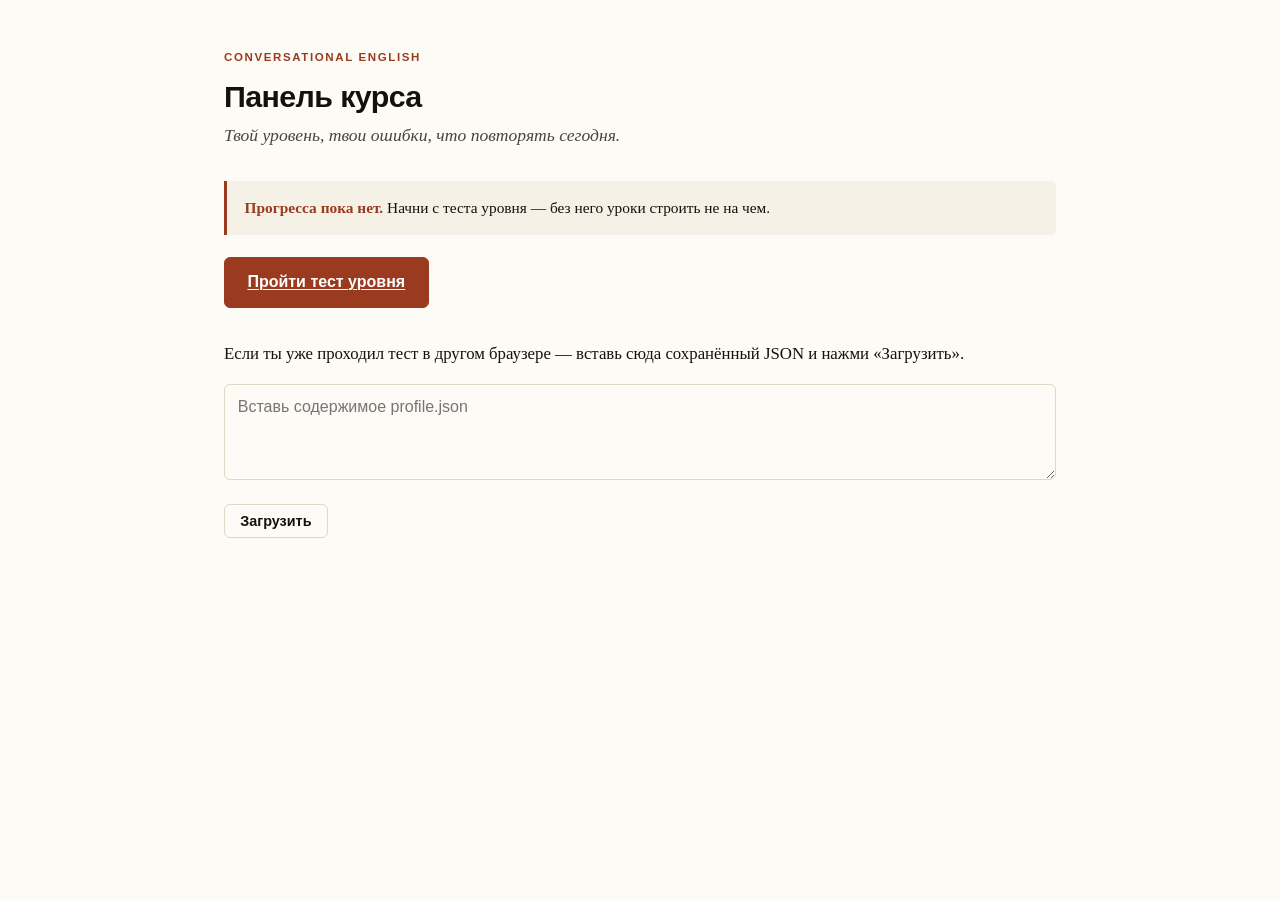
<file: app/index.html>
<!doctype html>
<html lang="ru">
<head>
<meta charset="utf-8">
<meta name="viewport" content="width=device-width, initial-scale=1">
<title>Панель курса — Conversational English</title>
<link rel="stylesheet" href="../assets/course.css">
</head>
<body>

<main class="wide">
  <p class="eyebrow">Conversational English</p>
  <h1>Панель курса</h1>
  <p class="subtitle">Твой уровень, твои ошибки, что повторять сегодня.</p>

  <div id="empty" hidden>
    <div class="callout">
      <strong>Прогресса пока нет.</strong> Начни с теста уровня — без него уроки строить не на чем.
    </div>
    <div class="btn-row">
      <a class="btn primary big" href="../lessons/0001-placement-test.html">Пройти тест уровня</a>
    </div>
    <p style="margin-top:2rem">Если ты уже проходил тест в другом браузере — вставь сюда
      сохранённый JSON и нажми «Загрузить».</p>
    <textarea id="import-empty" placeholder="Вставь содержимое profile.json"></textarea>
    <div class="btn-row"><button class="btn" id="do-import-empty" type="button">Загрузить</button></div>
  </div>

  <div id="dash" hidden>

    <h2>Профиль уровня</h2>
    <div id="levels"></div>

    <h2>Сегодня к повторению</h2>
    <div id="due"></div>

    <h2>Слабые места</h2>
    <p>Ошибки, сгруппированные по механизму. Это очередь работ: чем длиннее полоса,
      тем раньше механизм попадёт в урок.</p>
    <div id="tags"></div>

    <h2>Уроки</h2>
    <div id="lessons"></div>

    <h2>История занятий</h2>
    <div id="history"></div>

    <h2>Передать прогресс преподавателю</h2>
    <p>Браузер — рабочая копия. Чтобы я построил следующий урок на твоих реальных ошибках,
      скопируй прогресс и вставь его в чат. Делай это после каждого занятия.</p>
    <div class="btn-row">
      <button class="btn primary" id="copy" type="button">Скопировать прогресс</button>
      <button class="btn" id="dl" type="button">Скачать profile.json</button>
      <button class="btn" id="toggle-import" type="button">Загрузить из файла</button>
      <button class="btn" id="reset" type="button">Сбросить всё</button>
    </div>
    <p id="msg" style="color:var(--good);font-weight:600"></p>
    <div id="import-box" hidden>
      <textarea id="import" placeholder="Вставь содержимое profile.json"></textarea>
      <div class="btn-row"><button class="btn" id="do-import" type="button">Загрузить</button></div>
    </div>

    <div class="ask-teacher">
      <strong>Как со мной работать.</strong> Открой чат с Клодом в этой папке и скажи, например:
      «вот мой прогресс, сделай следующий урок», «дай урок только по <span class="en">-a</span>-формам»,
      «я вчера смотрел серию и не понял вот эту фразу — разбери» или просто «продолжаем».
      Я прочитаю твои ошибки и соберу следующее занятие под них.
    </div>

    <nav class="lesson-nav">
      <a href="../reference/connected-speech-decoder.html">Декодер беглой речи</a>
      <a href="../MISSION.md">Цель курса</a>
      <a href="../GLOSSARY.md">Глоссарий</a>
      <a href="../RESOURCES.md">Источники</a>
      <a href="https://youglish.com/" target="_blank" rel="noopener">YouGlish</a>
    </nav>
  </div>
</main>

<script src="../assets/engine.js"></script>
<script>
(function () {
  'use strict';

  var LESSONS = [
    { file: '0001-placement-test.html', title: 'Где ты на самом деле', sub: 'Тест уровня: аудирование, связная речь, словарь, идиомы, речь.' },
    { file: '0002-swallowed-have.html', title: 'Проглоченное have', sub: 'Служебный глагол, схлопнутый в один звук: musta, shoulda, hafta. Как отличить have от to.' },
    { file: '0003-where-you-goes.html', title: 'Куда девается you', sub: 'Ассимиляция: didja, couldja, gotcha, betcha. Почему you не слышно и как достроить его из «дж» и «ч».' },
    { file: '0004-rhythm-and-weak-syllables.html', title: 'Между ударными всё сжимается', sub: 'Ритм английского: -in\' вместо -ing, of и to до одного звука, прилипающий артикль. Приём «опоры сначала».' }
  ];

  var d = EN.store.get();
  var started = !!d.placement || (d.sessions && d.sessions.length);

  document.getElementById('empty').hidden = started;
  document.getElementById('dash').hidden = !started;

  function bar(ratio) {
    return '<div class="progress" style="margin:.35rem 0 0"><i style="width:' +
      Math.round(ratio * 100) + '%"></i></div>';
  }

  /* --- Профиль уровня --- */

  if (started && d.placement) {
    var p = d.placement, s = p.scores || {}, lv = p.levels || {};
    var rows = [
      ['Аудирование', s.listening, lv.listening, 'Вытащить знакомое слово из слитного потока'],
      ['Связная речь', s.reductions, lv.reductions, 'Узнать сжатые формы на слух'],
      ['Словарь', s.vocabulary, lv.vocabulary, 'Разговорная лексика'],
      ['Идиомы', s.idioms, lv.idioms, 'Знакомые слова, другой смысл']
    ];
    var html = '<div class="table-scroll"><table><thead><tr><th>Навык</th><th>Уровень</th><th>Результат</th><th></th></tr></thead><tbody>';
    rows.forEach(function (r) {
      if (r[1] == null) return;
      html += '<tr><td><b>' + r[0] + '</b><br><span style="font-size:.84rem;color:var(--ink-faint)">' + r[3] + '</span></td>' +
        '<td><span class="tag lvl">' + (r[2] || '—') + '</span></td>' +
        '<td style="min-width:9rem">' + Math.round(r[1] * 100) + '%' + bar(r[1]) + '</td><td></td></tr>';
    });
    html += '</tbody></table></div>';
    if (s.wordsPerMinute) {
      html += '<p>Темп речи: <b>' + s.wordsPerMinute + ' слов/мин</b> (у носителей в разговоре 120–150).';
      if (s.intelligibility != null) html += ' Разборчивость: <b>' + Math.round(s.intelligibility * 100) + '%</b>.';
      html += '</p>';
    }
    html += '<p style="font-size:.86rem;color:var(--ink-faint)">Тест пройден ' +
      new Date(p.date).toLocaleDateString('ru-RU') + '. Пересдать имеет смысл через месяц занятий.</p>';
    document.getElementById('levels').innerHTML = html;
  } else if (started) {
    document.getElementById('levels').innerHTML =
      '<p>Тест уровня ещё не пройден. <a href="../lessons/0001-placement-test.html">Пройти сейчас</a>.</p>';
  }

  /* --- К повторению --- */

  if (started) {
    var due = EN.srs.due();
    var dueHtml;
    if (!due.length) {
      dueHtml = '<p>На сегодня ничего не назначено. Всё пройденное лежит в очереди и вернётся позже — ' +
        'интервалы растут: день, три, неделя, две.</p>';
    } else {
      dueHtml = '<p>Материала к повторению: <b>' + due.length + '</b>. ' +
        'Скажи мне «давай повторение», и я соберу из этого короткий прогон.</p>' +
        '<div class="card">';
      due.slice(0, 12).forEach(function (x) {
        dueHtml += '<div style="padding:.25rem 0;border-bottom:1px solid var(--rule)">' +
          '<span class="en">' + EN.esc(x.text || x.id) + '</span> ' +
          (x.tags || []).map(function (t) { return '<span class="tag">' + t + '</span>'; }).join(' ') +
          '</div>';
      });
      if (due.length > 12) dueHtml += '<p style="margin:.6rem 0 0;color:var(--ink-faint)">…и ещё ' + (due.length - 12) + '</p>';
      dueHtml += '</div>';
    }
    document.getElementById('due').innerHTML = dueHtml;
  }

  /* --- Слабые места --- */

  if (started) {
    var byTag = EN.store.errorsByTag();
    var names = {
      reduction: 'Редукции — гласные схлопываются',
      elision: 'Элизия — звуки выпадают',
      assimilation: 'Ассимиляция — звуки сливаются',
      linking: 'Линкинг — граница слов исчезает',
      contraction: 'Стяжения',
      perfect: 'Перфектные формы на слух',
      conditional: 'Условные конструкции на слух',
      vocab: 'Разговорная лексика',
      idiom: 'Идиомы',
      phrasal: 'Фразовые глаголы',
      pronunciation: 'Произношение',
      fluency: 'Беглость речи',
      untagged: 'Без категории'
    };
    var keys = Object.keys(byTag).sort(function (a, b) { return byTag[b].length - byTag[a].length; });
    if (!keys.length) {
      document.getElementById('tags').innerHTML = '<p>Ошибок пока не зафиксировано.</p>';
    } else {
      var max = byTag[keys[0]].length;
      var th = '<div class="card">';
      keys.forEach(function (k) {
        var n = byTag[k].length;
        th += '<div style="margin:0 0 .8rem">' +
          '<div style="display:flex;justify-content:space-between;font-family:var(--sans);font-size:.9rem">' +
          '<span>' + (names[k] || k) + '</span><span style="color:var(--ink-faint)">' + n + '</span></div>' +
          bar(n / max) + '</div>';
      });
      th += '</div>';
      document.getElementById('tags').innerHTML = th;
    }
  }

  /* --- Уроки --- */

  if (started) {
    var doneSet = {};
    (d.sessions || []).forEach(function (s) { doneSet[s.lesson] = s; });
    var lh = '<div class="card">';
    LESSONS.forEach(function (L) {
      var key = L.file.replace('.html', '');
      var s = doneSet[key];
      lh += '<div style="padding:.6rem 0;border-bottom:1px solid var(--rule)">' +
        '<a href="../lessons/' + L.file + '"><b>' + L.title + '</b></a> ' +
        (s ? '<span class="tag" style="color:var(--good);border-color:var(--good)">пройден</span>' : '<span class="tag">не начат</span>') +
        '<br><span style="font-size:.88rem;color:var(--ink-faint)">' + L.sub + '</span></div>';
    });
    lh += '<p style="margin:.9rem 0 0;color:var(--ink-faint);font-size:.9rem">' +
      'Следующие уроки появляются здесь после того, как я разберу твой прогресс.</p></div>';
    document.getElementById('lessons').innerHTML = lh;
  }

  /* --- История --- */

  if (started) {
    var hh = '';
    if (!(d.sessions || []).length) hh = '<p>Занятий пока не было.</p>';
    else {
      hh = '<div class="table-scroll"><table><thead><tr><th>Дата</th><th>Урок</th><th>Результат</th></tr></thead><tbody>';
      d.sessions.slice().reverse().forEach(function (s) {
        hh += '<tr><td>' + new Date(s.date).toLocaleString('ru-RU') + '</td>' +
          '<td>' + EN.esc(s.lesson) + '</td>' +
          '<td>' + (s.score != null ? Math.round(s.score * 100) + '%' : '—') + '</td></tr>';
      });
      hh += '</tbody></table></div>';
    }
    document.getElementById('history').innerHTML = hh;
  }

  /* --- Экспорт / импорт --- */

  function msg(t, bad) {
    var m = document.getElementById('msg');
    if (!m) return;
    m.textContent = t;
    m.style.color = bad ? 'var(--bad)' : 'var(--good)';
  }

  function bind(id, fn) { var e = document.getElementById(id); if (e) e.addEventListener('click', fn); }

  bind('copy', function () {
    var json = EN.store.exportJSON();
    if (navigator.clipboard) {
      navigator.clipboard.writeText(json).then(
        function () { msg('Скопировано. Вставь в чат с Клодом.'); },
        function () { msg('Не удалось. Нажми «Скачать profile.json».', true); }
      );
    } else {
      msg('Буфер обмена недоступен. Нажми «Скачать profile.json».', true);
    }
  });

  bind('dl', function () {
    var blob = new Blob([EN.store.exportJSON()], { type: 'application/json' });
    var a = document.createElement('a');
    a.href = URL.createObjectURL(blob);
    a.download = 'profile.json';
    a.click();
    setTimeout(function () { URL.revokeObjectURL(a.href); }, 2000);
    msg('Сохранено. Положи файл в папку progress/ репозитория.');
  });

  bind('toggle-import', function () {
    var b = document.getElementById('import-box');
    b.hidden = !b.hidden;
  });

  function doImport(sourceId) {
    return function () {
      try {
        EN.store.importJSON(document.getElementById(sourceId).value);
        location.reload();
      } catch (e) {
        msg('Не получилось: ' + e.message, true);
        alert('Не получилось загрузить: ' + e.message);
      }
    };
  }
  bind('do-import', doImport('import'));
  bind('do-import-empty', doImport('import-empty'));

  bind('reset', function () {
    if (!confirm('Удалить весь прогресс из этого браузера? Действие необратимо.\n\nСначала лучше скачать profile.json.')) return;
    EN.store.reset();
    location.reload();
  });
})();
</script>
</body>
</html>
</file>
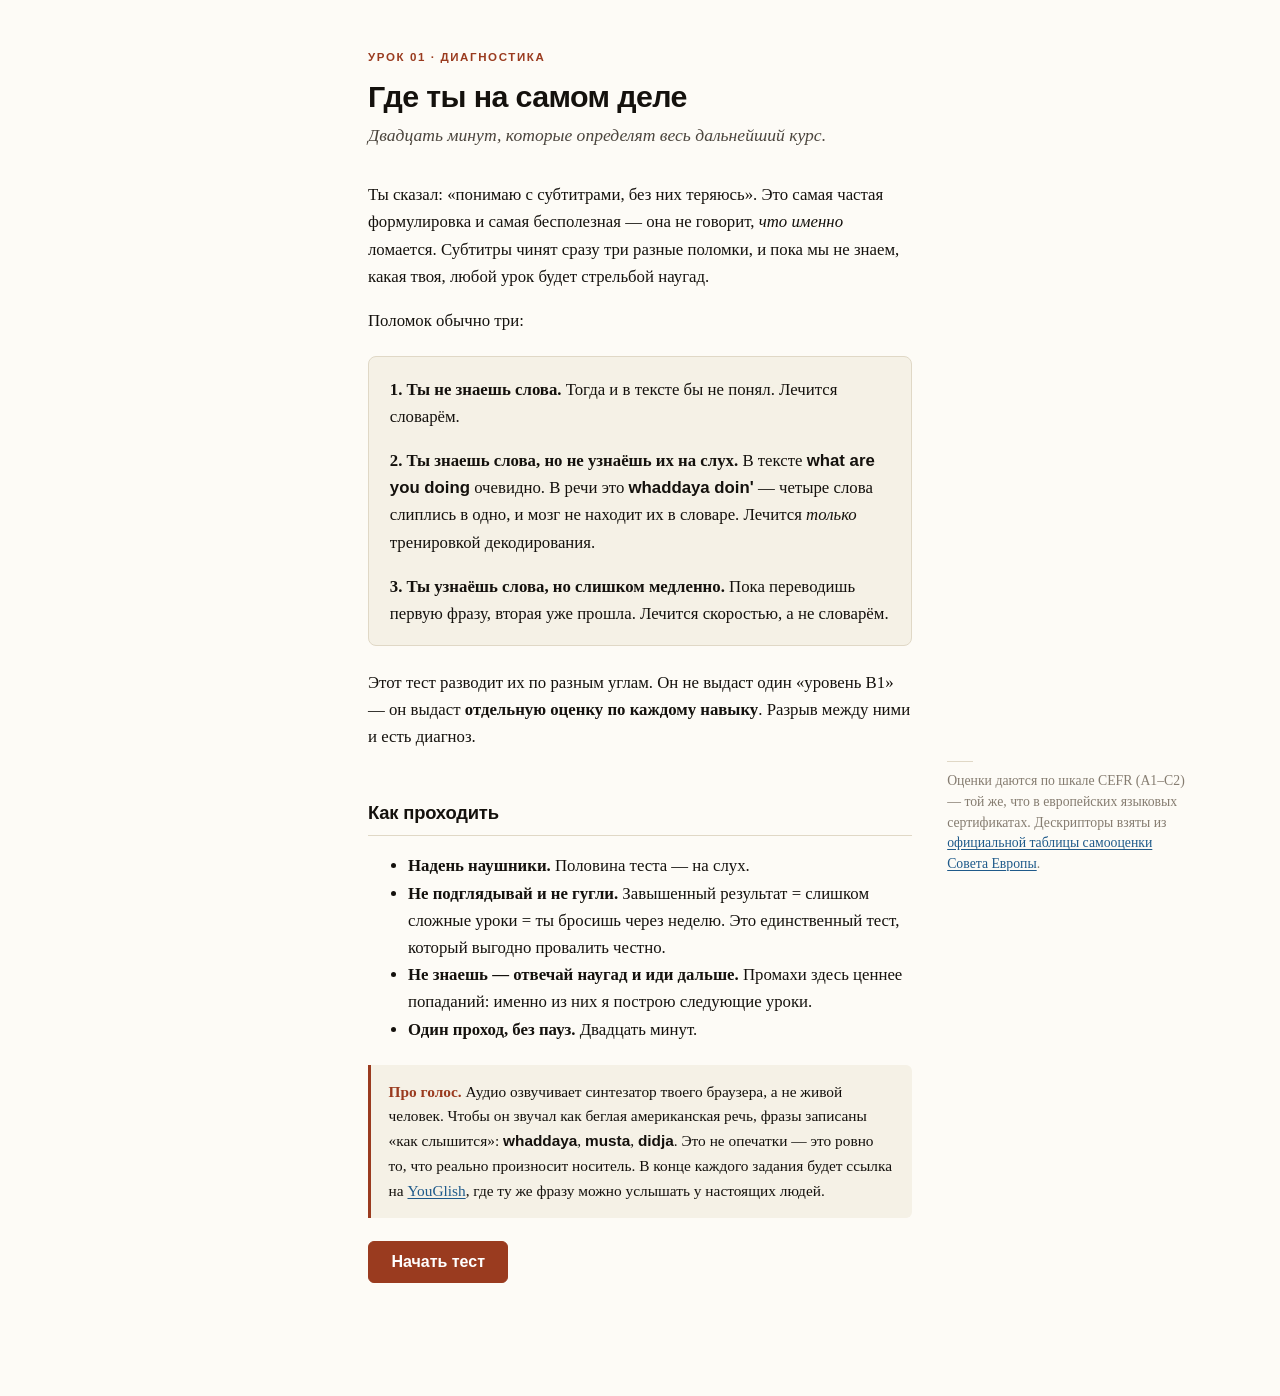
<file: lessons/0001-placement-test.html>
<!doctype html>
<html lang="ru">
<head>
<meta charset="utf-8">
<meta name="viewport" content="width=device-width, initial-scale=1">
<title>Урок 1 — Где ты на самом деле</title>
<link rel="stylesheet" href="../assets/course.css">
</head>
<body>

<main id="intro">
  <p class="eyebrow">Урок 01 · Диагностика</p>
  <h1>Где ты на самом деле</h1>
  <p class="subtitle">Двадцать минут, которые определят весь дальнейший курс.</p>

  <p>Ты сказал: «понимаю с субтитрами, без них теряюсь». Это самая частая формулировка
  и самая бесполезная — она не говорит, <em>что именно</em> ломается. Субтитры чинят
  сразу три разные поломки, и пока мы не знаем, какая твоя, любой урок будет стрельбой
  наугад.</p>

  <p>Поломок обычно три:</p>

  <div class="card">
    <p><strong>1. Ты не знаешь слова.</strong> Тогда и в тексте бы не понял. Лечится словарём.</p>
    <p><strong>2. Ты знаешь слова, но не узнаёшь их на слух.</strong> В тексте
    <span class="en">what are you doing</span> очевидно. В речи это
    <span class="en">whaddaya doin'</span> — четыре слова слиплись в одно, и мозг не находит
    их в словаре. Лечится <em>только</em> тренировкой декодирования.</p>
    <p><strong>3. Ты узнаёшь слова, но слишком медленно.</strong> Пока переводишь первую
    фразу, вторая уже прошла. Лечится скоростью, а не словарём.</p>
  </div>

  <p>Этот тест разводит их по разным углам. Он не выдаст один «уровень B1» — он выдаст
  <strong>отдельную оценку по каждому навыку</strong>. Разрыв между ними и есть диагноз.</p>

  <div class="aside">
    Оценки даются по шкале CEFR (A1–C2) — той же, что в европейских языковых сертификатах.
    Дескрипторы взяты из
    <a href="https://www.coe.int/en/web/common-european-framework-reference-languages/table-2-cefr-3.3-common-reference-levels-self-assessment-grid" target="_blank" rel="noopener">официальной таблицы самооценки Совета Европы</a>.
  </div>

  <h2>Как проходить</h2>

  <ul>
    <li><strong>Надень наушники.</strong> Половина теста — на слух.</li>
    <li><strong>Не подглядывай и не гугли.</strong> Завышенный результат = слишком сложные
      уроки = ты бросишь через неделю. Это единственный тест, который выгодно провалить честно.</li>
    <li><strong>Не знаешь — отвечай наугад и иди дальше.</strong> Промахи здесь ценнее попаданий:
      именно из них я построю следующие уроки.</li>
    <li><strong>Один проход, без пауз.</strong> Двадцать минут.</li>
  </ul>

  <div class="callout">
    <strong>Про голос.</strong> Аудио озвучивает синтезатор твоего браузера, а не живой человек.
    Чтобы он звучал как беглая американская речь, фразы записаны «как слышится»:
    <span class="en">whaddaya</span>, <span class="en">musta</span>, <span class="en">didja</span>.
    Это не опечатки — это ровно то, что реально произносит носитель.
    В конце каждого задания будет ссылка на <a href="https://youglish.com/" target="_blank" rel="noopener">YouGlish</a>,
    где ту же фразу можно услышать у настоящих людей.
  </div>

  <div class="btn-row">
    <button class="btn primary big" id="start" type="button">Начать тест</button>
  </div>
  <p id="tts-warn"></p>
</main>

<main id="stage" hidden></main>

<main id="report" hidden></main>

<script src="../assets/engine.js"></script>
<script>
(function () {
  'use strict';

  /* =======================================================================
     СЕКЦИЯ A — Диктант.
     Главный диагностический инструмент. Поле say — редуцированная
     орфография (её произносит синтезатор), expect — нормальная запись,
     которую должен восстановить ученик.
     ======================================================================= */

  var DICTATION = [
    {
      id: 'd1', type: 'dictation', level: 'A2', tags: ['contraction'],
      say: "I'll call you back in a minute.",
      expect: "I'll call you back in a minute",
      accept: ["I will call you back in a minute"],
      note: "Разминка. Здесь почти ничего не редуцировано — если сорвалось здесь, проблема в скорости, а не в связной речи."
    },
    {
      id: 'd2', type: 'dictation', level: 'A2/B1', tags: ['reduction', 'assimilation'],
      say: "Whaddaya doin' this weekend?",
      expect: "what are you doing this weekend",
      accept: ["whatcha doing this weekend", "what you doing this weekend"],
      note: "<b>what are you</b> → <span class='en'>whaddaya</span>. Три слова схлопываются в два слога, а <span class='ipa'>t</span> между гласными становится похожим на русское <span class='ipa'>д</span>. Это называется <em>flapping</em> — самая частая причина, по которой американская речь звучит неразборчиво."
    },
    {
      id: 'd3', type: 'dictation', level: 'B1', tags: ['reduction', 'elision', 'perfect'],
      say: "You shoulda told me sooner.",
      expect: "you should have told me sooner",
      accept: ["you should've told me sooner"],
      note: "<b>should have</b> → <span class='en'>shoulda</span>. Слово <span class='en'>have</span> исчезает целиком. Отсюда же <span class='en'>coulda</span>, <span class='en'>woulda</span>, <span class='en'>musta</span> — запомни как семью."
    },
    {
      id: 'd4', type: 'dictation', level: 'B1', tags: ['reduction', 'linking'],
      say: "He's got a lotta work to get through before Friday.",
      expect: "he's got a lot of work to get through before Friday",
      accept: ["he has got a lot of work to get through before Friday"],
      note: "<b>a lot of</b> → <span class='en'>a lotta</span>. Предлог <span class='en'>of</span> в беглой речи почти всегда теряет согласный и превращается в нейтральный <span class='ipa'>ə</span>."
    },
    {
      id: 'd5', type: 'dictation', level: 'B2', tags: ['reduction', 'elision'],
      say: "I dunno what she's talkin' about, honestly.",
      expect: "I don't know what she's talking about honestly",
      accept: ["I do not know what she is talking about honestly"],
      note: "<b>don't know</b> → <span class='en'>dunno</span>, а окончание <span class='en'>-ing</span> становится <span class='en'>-in'</span>. В разговорной американской речи это не небрежность, а норма."
    },
    {
      id: 'd6', type: 'dictation', level: 'B2', tags: ['assimilation', 'reduction'],
      say: "Couldja gimme a hand with this for a sec?",
      expect: "could you give me a hand with this for a second",
      accept: ["could you give me a hand with this for a sec"],
      note: "<b>could you</b> → <span class='en'>couldja</span>: звуки <span class='ipa'>d</span> и <span class='ipa'>j</span> сливаются в один. То же в <span class='en'>didja</span>, <span class='en'>wouldja</span>. И <b>give me</b> → <span class='en'>gimme</span>."
    },
    {
      id: 'd7', type: 'dictation', level: 'B2/C1', tags: ['reduction', 'elision', 'perfect'],
      say: "It musta been aroun' midnight when they showed up.",
      expect: "it must have been around midnight when they showed up",
      accept: ["it must've been around midnight when they showed up"],
      note: "Два процесса сразу: <b>must have</b> → <span class='en'>musta</span> и выпадение конечного <span class='ipa'>d</span> в <span class='en'>around</span>. Конечные <span class='ipa'>t</span> и <span class='ipa'>d</span> перед согласным пропадают почти всегда."
    },
    {
      id: 'd8', type: 'dictation', level: 'C1', tags: ['reduction', 'elision', 'conditional'],
      say: "I'd've gone if they'd asked me sooner.",
      expect: "I would have gone if they had asked me sooner",
      accept: ["I'd have gone if they had asked me sooner", "I would've gone if they'd asked me sooner"],
      note: "Предел сжатия: <b>I would have</b> ужимается до одного слога <span class='en'>I'd've</span>. Услышать это можно, только если заранее знаешь, что такая форма существует."
    }
  ];

  /* =======================================================================
     СЕКЦИЯ B — Декодирование редукций.
     Слышишь сжатую форму, выбираешь, какие слова прозвучали.
     ======================================================================= */

  var REDUCTIONS = [
    {
      id: 'r1', type: 'choice', kind: 'reduction', level: 'B1', tags: ['reduction'],
      eyebrow: 'Что прозвучало',
      say: "I'ma grab a coffee.",
      prompt: 'Прослушай и выбери, какие слова были сказаны.',
      options: [
        "I'm allowed to get coffee",
        "I'm going to get coffee",
        "I'm about to get coffee",
        "I made you get coffee"
      ],
      answer: 1,
      note: "<span class='en'>I'ma</span> = <b>I'm going to</b>. Сжатие настолько сильное, что от <span class='en'>going to</span> не остаётся ни одного согласного. Крайне частая форма в американских сериалах."
    },
    {
      id: 'r2', type: 'choice', kind: 'reduction', level: 'B1', tags: ['assimilation'],
      eyebrow: 'Что прозвучало',
      say: "Didja see what he did?",
      prompt: 'Прослушай и выбери, какие слова были сказаны.',
      options: [
        "Do you know what he did",
        "Does he see what you did",
        "Did you see what he did",
        "Did he say what you did"
      ],
      answer: 2,
      note: "<span class='en'>didja</span> = <b>did you</b>. Ассимиляция: <span class='ipa'>d</span> + <span class='ipa'>j</span> → <span class='ipa'>dʒ</span>, как в слове <span class='en'>jam</span>."
    },
    {
      id: 'r3', type: 'choice', kind: 'reduction', level: 'B1/B2', tags: ['reduction'],
      eyebrow: 'Что прозвучало',
      say: "Whaddaya want me to say?",
      prompt: 'Прослушай и выбери, какие слова были сказаны.',
      options: [
        "What did you want him to say",
        "What are you wanting me to say",
        "Why do you want me to say",
        "What do you want me to say"
      ],
      answer: 3,
      note: "<span class='en'>whaddaya</span> покрывает и <b>what do you</b>, и <b>what are you</b> — различить можно только по глаголу дальше. Здесь <span class='en'>want</span> без <span class='en'>-ing</span>, значит <b>do</b>."
    },
    {
      id: 'r4', type: 'choice', kind: 'reduction', level: 'B2', tags: ['reduction', 'perfect'],
      eyebrow: 'Что прозвучало',
      say: "He musta left a while ago.",
      prompt: 'Прослушай и выбери, какие слова были сказаны.',
      options: [
        "He must have left a while ago",
        "He may have left a while ago",
        "He had to leave a while ago",
        "He must be leaving in a while"
      ],
      answer: 0,
      note: "Разница между <span class='en'>musta</span> и <span class='en'>maya</span> — один звук в безударном слоге. Смысл при этом противоположный: уверенность против догадки."
    },
    {
      id: 'r5', type: 'choice', kind: 'reduction', level: 'B2', tags: ['reduction', 'elision'],
      eyebrow: 'Что прозвучало',
      say: "It's gonna hafta wait till Monday.",
      prompt: 'Прослушай и выбери, какие слова были сказаны.',
      options: [
        "It has got to have a wait",
        "It is good to have it waiting",
        "It is going to have to wait",
        "It is going to halve the wait"
      ],
      answer: 2,
      note: "<span class='en'>gonna</span> = <b>going to</b>, <span class='en'>hafta</span> = <b>have to</b>. Два самых частых сжатия английского языка, и они постоянно идут парой."
    }
  ];

  /* =======================================================================
     СЕКЦИЯ C — Разговорная лексика.
     Не академические слова, а те, что реально звучат в сериалах.
     ======================================================================= */

  var VOCAB = [
    {
      id: 'v1', type: 'choice', kind: 'vocab', level: 'B1', tags: ['vocab'],
      eyebrow: 'Значение',
      text: "That whole place felt kind of <b>sketchy</b>, so we left.",
      prompt: 'Что значит выделенное слово?',
      options: [
        "generous with money and time",
        "suspicious and not quite safe",
        "skilled at drawing and painting",
        "exhausted after a long day"
      ],
      answer: 1,
      note: "<span class='en'>sketchy</span> — «подозрительный, стрёмный». Одно из тех слов, которых нет в учебниках, но которые звучат в каждом втором диалоге."
    },
    {
      id: 'v2', type: 'choice', kind: 'vocab', level: 'B1', tags: ['vocab', 'phrasal'],
      eyebrow: 'Значение',
      text: "He <b>bailed</b> on us at the last minute.",
      prompt: 'Что значит выделенное слово?',
      options: [
        "arrived far earlier than planned",
        "argued loudly about the plan",
        "cancelled and did not show",
        "paid for everyone that evening"
      ],
      answer: 2,
      note: "<span class='en'>to bail on someone</span> — «слиться, кинуть». Буквальное значение (внести залог) в разговоре почти не встречается."
    },
    {
      id: 'v3', type: 'choice', kind: 'vocab', level: 'B2', tags: ['vocab'],
      eyebrow: 'Значение',
      text: "I had a <b>hunch</b> she wasn't telling the truth.",
      prompt: 'Что значит выделенное слово?',
      options: [
        "a feeling without solid proof",
        "a written record of events",
        "a formal accusation of crime",
        "a sudden pain in the back"
      ],
      answer: 0,
      note: "<span class='en'>a hunch</span> — «предчувствие, интуиция». У слова есть и физическое значение (сутулиться), но в диалогах почти всегда это догадка."
    },
    {
      id: 'v4', type: 'choice', kind: 'vocab', level: 'B2', tags: ['vocab'],
      eyebrow: 'Значение',
      text: "She was pretty <b>blunt</b> about what she thought.",
      prompt: 'Что значит выделенное слово?',
      options: [
        "cheerful about it despite the news",
        "silent for most of the conversation",
        "vague and very hard to follow",
        "direct to the point of rudeness"
      ],
      answer: 3,
      note: "<span class='en'>blunt</span> — «прямолинейный, режущий правду». Заметь: сюжетообразующая черта половины героев американских сериалов."
    },
    {
      id: 'v5', type: 'choice', kind: 'vocab', level: 'B2', tags: ['vocab', 'phrasal'],
      eyebrow: 'Значение',
      text: "That guy totally <b>creeps me out</b>.",
      prompt: 'Что значит выделенное выражение?',
      options: [
        "borrows money and never returns",
        "makes me uneasy and scared",
        "moves slowly toward the door",
        "makes me laugh every time"
      ],
      answer: 1,
      note: "<span class='en'>to creep someone out</span> — «жутко напрягать, вызывать мурашки». Фразовый глагол, который невозможно вывести из значений частей."
    },
    {
      id: 'v6', type: 'choice', kind: 'vocab', level: 'B2/C1', tags: ['vocab'],
      eyebrow: 'Значение',
      text: "She's got a real <b>knack</b> for this kind of thing.",
      prompt: 'Что значит выделенное слово?',
      options: [
        "a formal licence to do something",
        "a bad habit picked up recently",
        "a strong dislike of doing something",
        "a natural talent for doing something"
      ],
      answer: 3,
      note: "<span class='en'>a knack</span> — «врождённая сноровка». Начальное <span class='ipa'>k</span> не произносится, как в <span class='en'>knife</span> и <span class='en'>know</span>."
    }
  ];

  /* =======================================================================
     СЕКЦИЯ D — Идиомы и фразовые глаголы.
     Именно на них рассыпается понимание фильмов: все слова знакомые,
     а смысл фразы другой.
     ======================================================================= */

  var IDIOMS = [
    {
      id: 'i1', type: 'choice', kind: 'idiom', level: 'B1', tags: ['idiom'],
      eyebrow: 'Идиома',
      text: "Alright, let's <b>call it a day</b>.",
      prompt: 'Что имеется в виду?',
      options: [
        "wait until tomorrow to decide",
        "meet again later this evening",
        "stop working and finish here",
        "name the day after him"
      ],
      answer: 2,
      note: "<span class='en'>call it a day</span> — «на сегодня хватит». Ничего общего со словом «звонить»."
    },
    {
      id: 'i2', type: 'choice', kind: 'idiom', level: 'B2', tags: ['idiom'],
      eyebrow: 'Идиома',
      text: "<b>Off the top of my head</b>, maybe twenty or so.",
      prompt: 'Что имеется в виду?',
      options: [
        "after carefully counting them all",
        "according to the official record",
        "including everything except the tax",
        "without checking, from rough memory"
      ],
      answer: 3,
      note: "<span class='en'>off the top of my head</span> — «навскидку, не проверяя». Дежурная фраза, когда просят число, а точного ответа нет."
    },
    {
      id: 'i3', type: 'choice', kind: 'idiom', level: 'B2', tags: ['idiom'],
      eyebrow: 'Идиома',
      text: "He completely <b>threw me under the bus</b> in there.",
      prompt: 'Что имеется в виду?',
      options: [
        "blamed me to protect himself",
        "pushed me toward a promotion",
        "helped me out of trouble",
        "gave me a ride home"
      ],
      answer: 0,
      note: "<span class='en'>throw someone under the bus</span> — «подставить, свалить вину». Практически обязательная фраза в любом офисном или политическом сюжете."
    },
    {
      id: 'i4', type: 'choice', kind: 'idiom', level: 'B2', tags: ['idiom'],
      eyebrow: 'Идиома',
      text: "Sorry — can I <b>take a rain check</b> on that?",
      prompt: 'Что имеется в виду?',
      options: [
        "check the weather before going",
        "postpone this to another time",
        "borrow an umbrella from you",
        "get my money back today"
      ],
      answer: 1,
      note: "<span class='en'>take a rain check</span> — «давай в другой раз». Вежливый отказ, а не разговор о погоде."
    },
    {
      id: 'i5', type: 'choice', kind: 'idiom', level: 'B1/B2', tags: ['idiom', 'phrasal'],
      eyebrow: 'Идиома',
      text: "You're not gonna <b>get away with</b> this.",
      prompt: 'Что имеется в виду?',
      options: [
        "travel far away with someone",
        "give it back to them",
        "leave the country very soon",
        "avoid punishment for doing it"
      ],
      answer: 3,
      note: "<span class='en'>get away with something</span> — «выйти сухим из воды». Один из самых частых фразовых глаголов в криминальных сюжетах."
    }
  ];

  /* =======================================================================
     СЕКЦИЯ E — Говорение.
     Первое задание проверяет разборчивость, второе — беглость.
     ======================================================================= */

  var SPEAKING = [
    {
      id: 's1', type: 'speak', level: 'B1', tags: ['pronunciation'],
      prompt: 'Произнеси эту фразу вслух в обычном разговорном темпе. ' +
              'Проверяем не акцент, а <b>разборчивость</b>: поймёт ли тебя машина, ' +
              'обученная на речи носителей.',
      target: "I think this thing is really worth watching",
      seconds: 20
    },
    {
      id: 's2', type: 'speak', level: '—', tags: ['fluency'],
      prompt: 'А теперь свободно, около 45 секунд:<br><br>' +
              '<b>Describe the last film or series you watched. What was it about, ' +
              'and did you actually like it?</b><br><br>' +
              'Не готовься и не пиши заранее — говори как получится. Паузы, ошибки и ' +
              '«эээ» здесь полезны: по ним видно, где именно спотыкается речь.',
      seconds: 50
    }
  ];

  var ALL = DICTATION.concat(REDUCTIONS, VOCAB, IDIOMS, SPEAKING);

  /* =======================================================================
     Запуск
     ======================================================================= */

  if (!EN.tts.supported()) {
    document.getElementById('tts-warn').innerHTML =
      '<span class="feedback no" style="display:block">В этом браузере нет синтеза речи, ' +
      'аудиозадания не прозвучат. Открой тест в Chrome, Edge или Safari.</span>';
  }

  document.getElementById('start').addEventListener('click', function () {
    document.getElementById('intro').hidden = true;
    var stage = document.getElementById('stage');
    stage.hidden = false;
    window.scrollTo(0, 0);

    EN.run({
      host: stage,
      items: ALL,
      onFinish: function (results) { report(results); }
    });
  });

  /* =======================================================================
     Отчёт
     ======================================================================= */

  function pick(results, types) {
    return results.filter(function (r) { return types.indexOf(r.type) >= 0; });
  }

  function report(results) {
    document.getElementById('stage').hidden = true;
    var host = document.getElementById('report');
    host.hidden = false;
    host.className = 'wide';
    window.scrollTo(0, 0);

    var dict = pick(results, ['dictation']);
    var red  = pick(results, ['reduction']);
    var voc  = pick(results, ['vocab']);
    var idi  = pick(results, ['idiom']);
    var spk  = results.filter(function (r) { return r.type === 'speak'; });

    function rateOf(list) {
      if (!list.length) return 0;
      var s = list.reduce(function (a, r) {
        return a + (r.ratio != null ? r.ratio : (r.correct ? 1 : 0));
      }, 0);
      return s / list.length;
    }

    var rDict = rateOf(dict);
    var rRed  = rateOf(red);
    var rVoc  = rateOf(voc);
    var rIdi  = rateOf(idi);
    // Аудирование — это диктант (восстановление формы) плюс декодирование редукций.
    var rListen = rDict * 0.7 + rRed * 0.3;

    var s1 = spk.filter(function (r) { return r.id === 's1'; })[0] || {};
    var s2 = spk.filter(function (r) { return r.id === 's2'; })[0] || {};
    var wpm = (s2.words && s2.seconds) ? Math.round(s2.words / (s2.seconds / 60)) : null;

    var levels = {
      listening: EN.cefr(rListen),
      vocabulary: EN.cefr(rVoc),
      idioms: EN.cefr(rIdi),
      reductions: EN.cefr(rRed)
    };

    var placement = {
      date: new Date().toISOString(),
      levels: levels,
      scores: {
        dictation: +rDict.toFixed(3),
        reductions: +rRed.toFixed(3),
        listening: +rListen.toFixed(3),
        vocabulary: +rVoc.toFixed(3),
        idioms: +rIdi.toFixed(3),
        intelligibility: s1.ratio != null ? +s1.ratio.toFixed(3) : null,
        wordsPerMinute: wpm
      },
      speechSample: s2.transcript || '',
      speechSeconds: s2.seconds || 0
    };

    EN.store.setPlacement(placement);
    EN.store.addSession({
      lesson: '0001-placement-test',
      date: new Date().toISOString(),
      score: +rListen.toFixed(3),
      items: results
    });
    // Всё, что не далось, ставим в очередь интервальных повторений.
    results.forEach(function (r) {
      if (r.correct === false) EN.srs.review(r.id, 1, { tags: r.tags, text: r.expected || r.say || '' });
      else if (r.correct === true) EN.srs.review(r.id, 4, { tags: r.tags, text: r.expected || r.say || '' });
    });

    /* --- вёрстка отчёта --- */

    var h = [];
    h.push('<p class="eyebrow">Урок 01 · Результат</p>');
    h.push('<h1>Вот где ты на самом деле</h1>');
    h.push('<p class="subtitle">Не одна цифра, а профиль. Читай разрывы между строками.</p>');

    h.push('<div class="table-scroll"><table><thead><tr>' +
      '<th>Навык</th><th>Результат</th><th>Уровень</th><th>Что это значит</th>' +
      '</tr></thead><tbody>');

    function row(name, ratio, lvl, meaning) {
      h.push('<tr><td><b>' + name + '</b></td><td>' + Math.round(ratio * 100) + '%</td>' +
        '<td><span class="tag lvl">' + lvl + '</span></td><td>' + meaning + '</td></tr>');
    }

    row('Аудирование', rListen, levels.listening,
      'Способность вытащить знакомые слова из слитного потока речи.');
    row('Связная речь', rRed, levels.reductions,
      'Узнавание сжатых форм: <span class="en">gonna</span>, <span class="en">musta</span>, <span class="en">didja</span>.');
    row('Словарь', rVoc, levels.vocabulary,
      'Разговорная лексика, та, что звучит в сериалах, а не в учебниках.');
    row('Идиомы', rIdi, levels.idioms,
      'Фразы, где все слова знакомы, а смысл другой.');
    h.push('</tbody></table></div>');

    /* Диагноз: сравниваем чтение/словарь со слухом. */
    var gap = rVoc - rListen;
    h.push('<h2>Диагноз</h2>');

    if (gap > 0.18) {
      h.push('<div class="callout"><strong>Классический разрыв: словарь опережает слух.</strong> ' +
        'Ты знаешь слова — ты просто не узнаёшь их, когда они произнесены. ' +
        'Это <em>хорошая</em> новость: учить новую лексику тебе почти не нужно, нужно научиться ' +
        'её слышать. Именно этот навык тренируется быстрее всего — недели, а не годы. ' +
        'Весь курс пойдёт в декодирование связной речи.</div>');
    } else if (gap < -0.18) {
      h.push('<div class="callout"><strong>Обратный разрыв: слух опережает словарь.</strong> ' +
        'Звуковую форму ты ловишь, но не всегда знаешь, что означает пойманное. ' +
        'Значит упор — на разговорную лексику и идиоматику, а не на фонетику.</div>');
    } else {
      h.push('<div class="callout"><strong>Навыки идут вровень.</strong> ' +
        'Растим их параллельно: каждый урок — новая лексика внутри аудиозадания, ' +
        'чтобы слово сразу закреплялось в звучащей форме, а не в письменной.</div>');
    }

    /* Речь */
    h.push('<h2>Речь</h2>');
    if (s1.ratio != null) {
      h.push('<p><b>Разборчивость: ' + Math.round(s1.ratio * 100) + '%.</b> ' +
        (s1.ratio >= 0.8
          ? 'Тебя понимают. Дальше работаем не над звуками, а над темпом и естественностью.'
          : 'Часть слов не распозналась. Разберём, какие именно звуки съедаются — это чинится точечно.') +
        '</p>');
    } else {
      h.push('<p>Задание на произношение выполнено текстом — устную часть проверим в следующий раз.</p>');
    }

    if (wpm) {
      h.push('<p><b>Темп: ' + wpm + ' слов в минуту.</b> ' +
        (wpm >= 120 ? 'Это разговорный темп носителя. Беглость есть.'
          : wpm >= 80 ? 'Чуть медленнее разговорного (у носителей 120–150). Норма для B1–B2: мысль формулируется, но с задержкой.'
            : 'Сильно медленнее разговорного. Скорее всего, ты собираешь фразу по словам вместо готовых блоков — это чинится заучиванием целых конструкций, а не отдельных слов.') +
        '</p>');
    }

    if (s2.transcript) {
      h.push('<div class="card"><p class="eyebrow">Расшифровка твоей речи</p>' +
        '<p class="en">' + EN.esc(s2.transcript) + '</p>' +
        '<p style="font-size:.88rem;color:var(--ink-faint);margin:0">Распознавание неидеально — ' +
        'часть искажений на его совести. Разберём вместе.</p></div>');
    }

    /* Ошибки */
    var wrong = results.filter(function (r) { return r.correct === false; });
    h.push('<h2>Что не далось (' + wrong.length + ')</h2>');
    if (!wrong.length) {
      h.push('<p>Ни одной ошибки. Тест оказался слишком лёгким — следующий будет заметно жёстче.</p>');
    } else {
      h.push('<div class="table-scroll"><table><thead><tr><th>Задание</th><th>Ты</th><th>Верно</th><th>Механизм</th></tr></thead><tbody>');
      wrong.forEach(function (r) {
        h.push('<tr><td>' + EN.esc(r.say || r.prompt || r.id) + '</td>' +
          '<td style="color:var(--bad)">' + EN.esc(r.given || '—') + '</td>' +
          '<td style="color:var(--good)">' + EN.esc(r.expected || '—') + '</td>' +
          '<td>' + (r.tags || []).map(function (t) { return '<span class="tag">' + t + '</span>'; }).join(' ') + '</td></tr>');
      });
      h.push('</tbody></table></div>');
      h.push('<p>Каждая строка уже поставлена в очередь повторения и вернётся к тебе через ' +
        'растущие промежутки — сегодня, через день, через три, через неделю.</p>');
    }

    /* Экспорт */
    h.push('<h2>Последний шаг — обязательный</h2>');
    h.push('<p>Результат сейчас лежит только в этом браузере. Чтобы я построил на нём ' +
      'следующие уроки, его нужно передать мне: нажми кнопку, затем вставь скопированное ' +
      'в чат с Клодом одним сообщением.</p>');
    h.push('<div class="btn-row">' +
      '<button class="btn primary big" id="copy" type="button">Скопировать результат</button>' +
      '<button class="btn" id="dl" type="button">Скачать файлом</button>' +
      '<a class="btn" href="../app/index.html">Открыть панель курса</a>' +
      '</div>');
    h.push('<p id="copied" style="color:var(--good);font-weight:600"></p>');
    h.push('<textarea id="json" readonly style="min-height:9rem;font-family:var(--mono);font-size:.78rem"></textarea>');

    h.push('<h2>Что почитать до следующего урока</h2>');
    h.push('<p><strong>Главный источник:</strong> ' +
      '<a href="https://rachelsenglish.com/learn-english-with-tv-and-movies/" target="_blank" rel="noopener">Rachel\'s English — Learn English with Movies and TV</a>. ' +
      'Рэйчел пятнадцать лет разбирает американское произношение по звукам и показывает ровно то, ' +
      'что ты сейчас проходил: как носители связывают слова и что именно выпадает. ' +
      'Посмотри один разбор сцены — этого хватит, чтобы механизм щёлкнул.</p>');
    h.push('<p>Дополнительно — открой <a href="https://youglish.com/pronounce/what%20are%20you%20doing/english/us" target="_blank" rel="noopener">YouGlish на фразе <span class="en">what are you doing</span></a> ' +
      'и прослушай подряд десять живых примеров. Обрати внимание, что почти никто не произносит её по словам.</p>');

    h.push('<div class="ask-teacher"><strong>Я твой преподаватель, а не тест.</strong> ' +
      'Всё, что осталось непонятным в этом отчёте, — спроси прямо в чате. ' +
      '«Почему я не расслышал d7?», «что такое flapping?», «сделай мне урок только по <span class="en">-a</span>-формам» — ' +
      'нормальные запросы. Отчёт мёртвый, разговор живой.</div>');

    h.push('<nav class="lesson-nav">' +
      '<a href="../app/index.html">Панель курса</a>' +
      '<a href="../reference/connected-speech-decoder.html">Декодер беглой речи</a>' +
      '<a href="../GLOSSARY.md">Глоссарий</a>' +
      '<a href="../MISSION.md">Цель курса</a>' +
      '<a href="../RESOURCES.md">Источники</a>' +
      '</nav>');

    host.innerHTML = h.join('');

    var json = EN.store.exportJSON();
    document.getElementById('json').value = json;

    document.getElementById('copy').addEventListener('click', function () {
      var ta = document.getElementById('json');
      ta.select();
      var ok = false;
      try { ok = document.execCommand('copy'); } catch (e) { ok = false; }
      if (navigator.clipboard) { navigator.clipboard.writeText(json).then(function () {}, function () {}); ok = true; }
      document.getElementById('copied').textContent = ok
        ? 'Скопировано. Вставь это в чат с Клодом.'
        : 'Не удалось скопировать — выдели текст ниже вручную.';
    });

    document.getElementById('dl').addEventListener('click', function () {
      var blob = new Blob([json], { type: 'application/json' });
      var a = document.createElement('a');
      a.href = URL.createObjectURL(blob);
      a.download = 'profile.json';
      a.click();
      setTimeout(function () { URL.revokeObjectURL(a.href); }, 2000);
    });
  }
})();
</script>
</body>
</html>
</file>
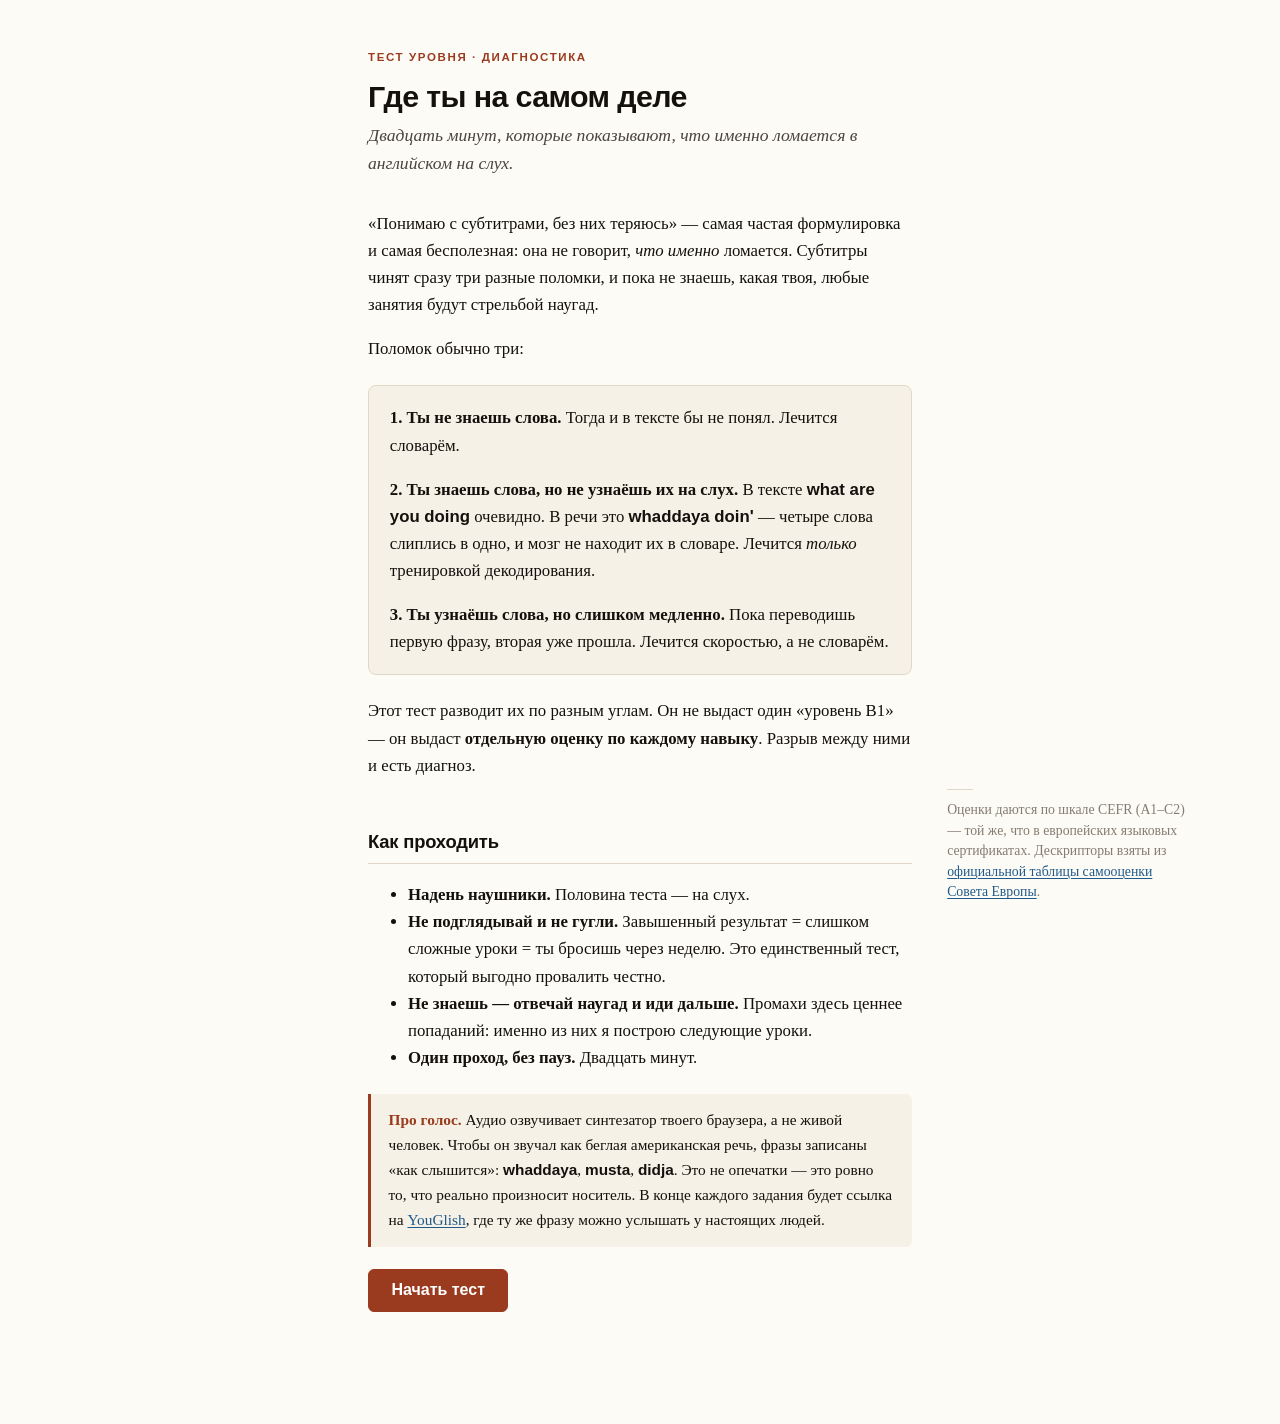
<file: lessons/0001b-placement-test-shared.html>
<!doctype html>
<html lang="ru">
<head>
<meta charset="utf-8">
<meta name="viewport" content="width=device-width, initial-scale=1">
<title>Тест уровня — Где ты на самом деле</title>
<link rel="stylesheet" href="../assets/course.css">
</head>
<body>

<main id="intro">
  <p class="eyebrow">Тест уровня · Диагностика</p>
  <h1>Где ты на самом деле</h1>
  <p class="subtitle">Двадцать минут, которые показывают, что именно ломается в английском на слух.</p>

  <p>«Понимаю с субтитрами, без них теряюсь» — самая частая формулировка и самая
  бесполезная: она не говорит, <em>что именно</em> ломается. Субтитры чинят сразу три
  разные поломки, и пока не знаешь, какая твоя, любые занятия будут стрельбой наугад.</p>

  <p>Поломок обычно три:</p>

  <div class="card">
    <p><strong>1. Ты не знаешь слова.</strong> Тогда и в тексте бы не понял. Лечится словарём.</p>
    <p><strong>2. Ты знаешь слова, но не узнаёшь их на слух.</strong> В тексте
    <span class="en">what are you doing</span> очевидно. В речи это
    <span class="en">whaddaya doin'</span> — четыре слова слиплись в одно, и мозг не находит
    их в словаре. Лечится <em>только</em> тренировкой декодирования.</p>
    <p><strong>3. Ты узнаёшь слова, но слишком медленно.</strong> Пока переводишь первую
    фразу, вторая уже прошла. Лечится скоростью, а не словарём.</p>
  </div>

  <p>Этот тест разводит их по разным углам. Он не выдаст один «уровень B1» — он выдаст
  <strong>отдельную оценку по каждому навыку</strong>. Разрыв между ними и есть диагноз.</p>

  <div class="aside">
    Оценки даются по шкале CEFR (A1–C2) — той же, что в европейских языковых сертификатах.
    Дескрипторы взяты из
    <a href="https://www.coe.int/en/web/common-european-framework-reference-languages/table-2-cefr-3.3-common-reference-levels-self-assessment-grid" target="_blank" rel="noopener">официальной таблицы самооценки Совета Европы</a>.
  </div>

  <h2>Как проходить</h2>

  <ul>
    <li><strong>Надень наушники.</strong> Половина теста — на слух.</li>
    <li><strong>Не подглядывай и не гугли.</strong> Завышенный результат = слишком сложные
      уроки = ты бросишь через неделю. Это единственный тест, который выгодно провалить честно.</li>
    <li><strong>Не знаешь — отвечай наугад и иди дальше.</strong> Промахи здесь ценнее попаданий:
      именно из них я построю следующие уроки.</li>
    <li><strong>Один проход, без пауз.</strong> Двадцать минут.</li>
  </ul>

  <div class="callout">
    <strong>Про голос.</strong> Аудио озвучивает синтезатор твоего браузера, а не живой человек.
    Чтобы он звучал как беглая американская речь, фразы записаны «как слышится»:
    <span class="en">whaddaya</span>, <span class="en">musta</span>, <span class="en">didja</span>.
    Это не опечатки — это ровно то, что реально произносит носитель.
    В конце каждого задания будет ссылка на <a href="https://youglish.com/" target="_blank" rel="noopener">YouGlish</a>,
    где ту же фразу можно услышать у настоящих людей.
  </div>

  <div class="btn-row">
    <button class="btn primary big" id="start" type="button">Начать тест</button>
  </div>
  <p id="tts-warn"></p>
</main>

<main id="stage" hidden></main>

<main id="report" hidden></main>

<script src="../assets/engine.js"></script>
<script>
(function () {
  'use strict';

  /* =======================================================================
     СЕКЦИЯ A — Диктант.
     Главный диагностический инструмент. Поле say — редуцированная
     орфография (её произносит синтезатор), expect — нормальная запись,
     которую должен восстановить ученик.
     ======================================================================= */

  var DICTATION = [
    {
      id: 'd1', type: 'dictation', level: 'A2', tags: ['contraction'],
      say: "I'll call you back in a minute.",
      expect: "I'll call you back in a minute",
      accept: ["I will call you back in a minute"],
      note: "Разминка. Здесь почти ничего не редуцировано — если сорвалось здесь, проблема в скорости, а не в связной речи."
    },
    {
      id: 'd2', type: 'dictation', level: 'A2/B1', tags: ['reduction', 'assimilation'],
      say: "Whaddaya doin' this weekend?",
      expect: "what are you doing this weekend",
      accept: ["whatcha doing this weekend", "what you doing this weekend"],
      note: "<b>what are you</b> → <span class='en'>whaddaya</span>. Три слова схлопываются в два слога, а <span class='ipa'>t</span> между гласными становится похожим на русское <span class='ipa'>д</span>. Это называется <em>flapping</em> — самая частая причина, по которой американская речь звучит неразборчиво."
    },
    {
      id: 'd3', type: 'dictation', level: 'B1', tags: ['reduction', 'elision', 'perfect'],
      say: "You shoulda told me sooner.",
      expect: "you should have told me sooner",
      accept: ["you should've told me sooner"],
      note: "<b>should have</b> → <span class='en'>shoulda</span>. Слово <span class='en'>have</span> исчезает целиком. Отсюда же <span class='en'>coulda</span>, <span class='en'>woulda</span>, <span class='en'>musta</span> — запомни как семью."
    },
    {
      id: 'd4', type: 'dictation', level: 'B1', tags: ['reduction', 'linking'],
      say: "He's got a lotta work to get through before Friday.",
      expect: "he's got a lot of work to get through before Friday",
      accept: ["he has got a lot of work to get through before Friday"],
      note: "<b>a lot of</b> → <span class='en'>a lotta</span>. Предлог <span class='en'>of</span> в беглой речи почти всегда теряет согласный и превращается в нейтральный <span class='ipa'>ə</span>."
    },
    {
      id: 'd5', type: 'dictation', level: 'B2', tags: ['reduction', 'elision'],
      say: "I dunno what she's talkin' about, honestly.",
      expect: "I don't know what she's talking about honestly",
      accept: ["I do not know what she is talking about honestly"],
      note: "<b>don't know</b> → <span class='en'>dunno</span>, а окончание <span class='en'>-ing</span> становится <span class='en'>-in'</span>. В разговорной американской речи это не небрежность, а норма."
    },
    {
      id: 'd6', type: 'dictation', level: 'B2', tags: ['assimilation', 'reduction'],
      say: "Couldja gimme a hand with this for a sec?",
      expect: "could you give me a hand with this for a second",
      accept: ["could you give me a hand with this for a sec"],
      note: "<b>could you</b> → <span class='en'>couldja</span>: звуки <span class='ipa'>d</span> и <span class='ipa'>j</span> сливаются в один. То же в <span class='en'>didja</span>, <span class='en'>wouldja</span>. И <b>give me</b> → <span class='en'>gimme</span>."
    },
    {
      id: 'd7', type: 'dictation', level: 'B2/C1', tags: ['reduction', 'elision', 'perfect'],
      say: "It musta been aroun' midnight when they showed up.",
      expect: "it must have been around midnight when they showed up",
      accept: ["it must've been around midnight when they showed up"],
      note: "Два процесса сразу: <b>must have</b> → <span class='en'>musta</span> и выпадение конечного <span class='ipa'>d</span> в <span class='en'>around</span>. Конечные <span class='ipa'>t</span> и <span class='ipa'>d</span> перед согласным пропадают почти всегда."
    },
    {
      id: 'd8', type: 'dictation', level: 'C1', tags: ['reduction', 'elision', 'conditional'],
      say: "I'd've gone if they'd asked me sooner.",
      expect: "I would have gone if they had asked me sooner",
      accept: ["I'd have gone if they had asked me sooner", "I would've gone if they'd asked me sooner"],
      note: "Предел сжатия: <b>I would have</b> ужимается до одного слога <span class='en'>I'd've</span>. Услышать это можно, только если заранее знаешь, что такая форма существует."
    }
  ];

  /* =======================================================================
     СЕКЦИЯ B — Декодирование редукций.
     Слышишь сжатую форму, выбираешь, какие слова прозвучали.
     ======================================================================= */

  var REDUCTIONS = [
    {
      id: 'r1', type: 'choice', kind: 'reduction', level: 'B1', tags: ['reduction'],
      eyebrow: 'Что прозвучало',
      say: "I'ma grab a coffee.",
      prompt: 'Прослушай и выбери, какие слова были сказаны.',
      options: [
        "I'm allowed to get coffee",
        "I'm going to get coffee",
        "I'm about to get coffee",
        "I made you get coffee"
      ],
      answer: 1,
      note: "<span class='en'>I'ma</span> = <b>I'm going to</b>. Сжатие настолько сильное, что от <span class='en'>going to</span> не остаётся ни одного согласного. Крайне частая форма в американских сериалах."
    },
    {
      id: 'r2', type: 'choice', kind: 'reduction', level: 'B1', tags: ['assimilation'],
      eyebrow: 'Что прозвучало',
      say: "Didja see what he did?",
      prompt: 'Прослушай и выбери, какие слова были сказаны.',
      options: [
        "Do you know what he did",
        "Does he see what you did",
        "Did you see what he did",
        "Did he say what you did"
      ],
      answer: 2,
      note: "<span class='en'>didja</span> = <b>did you</b>. Ассимиляция: <span class='ipa'>d</span> + <span class='ipa'>j</span> → <span class='ipa'>dʒ</span>, как в слове <span class='en'>jam</span>."
    },
    {
      id: 'r3', type: 'choice', kind: 'reduction', level: 'B1/B2', tags: ['reduction'],
      eyebrow: 'Что прозвучало',
      say: "Whaddaya want me to say?",
      prompt: 'Прослушай и выбери, какие слова были сказаны.',
      options: [
        "What did you want him to say",
        "What are you wanting me to say",
        "Why do you want me to say",
        "What do you want me to say"
      ],
      answer: 3,
      note: "<span class='en'>whaddaya</span> покрывает и <b>what do you</b>, и <b>what are you</b> — различить можно только по глаголу дальше. Здесь <span class='en'>want</span> без <span class='en'>-ing</span>, значит <b>do</b>."
    },
    {
      id: 'r4', type: 'choice', kind: 'reduction', level: 'B2', tags: ['reduction', 'perfect'],
      eyebrow: 'Что прозвучало',
      say: "He musta left a while ago.",
      prompt: 'Прослушай и выбери, какие слова были сказаны.',
      options: [
        "He must have left a while ago",
        "He may have left a while ago",
        "He had to leave a while ago",
        "He must be leaving in a while"
      ],
      answer: 0,
      note: "Разница между <span class='en'>musta</span> и <span class='en'>maya</span> — один звук в безударном слоге. Смысл при этом противоположный: уверенность против догадки."
    },
    {
      id: 'r5', type: 'choice', kind: 'reduction', level: 'B2', tags: ['reduction', 'elision'],
      eyebrow: 'Что прозвучало',
      say: "It's gonna hafta wait till Monday.",
      prompt: 'Прослушай и выбери, какие слова были сказаны.',
      options: [
        "It has got to have a wait",
        "It is good to have it waiting",
        "It is going to have to wait",
        "It is going to halve the wait"
      ],
      answer: 2,
      note: "<span class='en'>gonna</span> = <b>going to</b>, <span class='en'>hafta</span> = <b>have to</b>. Два самых частых сжатия английского языка, и они постоянно идут парой."
    }
  ];

  /* =======================================================================
     СЕКЦИЯ C — Разговорная лексика.
     Не академические слова, а те, что реально звучат в сериалах.
     ======================================================================= */

  var VOCAB = [
    {
      id: 'v1', type: 'choice', kind: 'vocab', level: 'B1', tags: ['vocab'],
      eyebrow: 'Значение',
      text: "That whole place felt kind of <b>sketchy</b>, so we left.",
      prompt: 'Что значит выделенное слово?',
      options: [
        "generous with money and time",
        "suspicious and not quite safe",
        "skilled at drawing and painting",
        "exhausted after a long day"
      ],
      answer: 1,
      note: "<span class='en'>sketchy</span> — «подозрительный, стрёмный». Одно из тех слов, которых нет в учебниках, но которые звучат в каждом втором диалоге."
    },
    {
      id: 'v2', type: 'choice', kind: 'vocab', level: 'B1', tags: ['vocab', 'phrasal'],
      eyebrow: 'Значение',
      text: "He <b>bailed</b> on us at the last minute.",
      prompt: 'Что значит выделенное слово?',
      options: [
        "arrived far earlier than planned",
        "argued loudly about the plan",
        "cancelled and did not show",
        "paid for everyone that evening"
      ],
      answer: 2,
      note: "<span class='en'>to bail on someone</span> — «слиться, кинуть». Буквальное значение (внести залог) в разговоре почти не встречается."
    },
    {
      id: 'v3', type: 'choice', kind: 'vocab', level: 'B2', tags: ['vocab'],
      eyebrow: 'Значение',
      text: "I had a <b>hunch</b> she wasn't telling the truth.",
      prompt: 'Что значит выделенное слово?',
      options: [
        "a feeling without solid proof",
        "a written record of events",
        "a formal accusation of crime",
        "a sudden pain in the back"
      ],
      answer: 0,
      note: "<span class='en'>a hunch</span> — «предчувствие, интуиция». У слова есть и физическое значение (сутулиться), но в диалогах почти всегда это догадка."
    },
    {
      id: 'v4', type: 'choice', kind: 'vocab', level: 'B2', tags: ['vocab'],
      eyebrow: 'Значение',
      text: "She was pretty <b>blunt</b> about what she thought.",
      prompt: 'Что значит выделенное слово?',
      options: [
        "cheerful about it despite the news",
        "silent for most of the conversation",
        "vague and very hard to follow",
        "direct to the point of rudeness"
      ],
      answer: 3,
      note: "<span class='en'>blunt</span> — «прямолинейный, режущий правду». Заметь: сюжетообразующая черта половины героев американских сериалов."
    },
    {
      id: 'v5', type: 'choice', kind: 'vocab', level: 'B2', tags: ['vocab', 'phrasal'],
      eyebrow: 'Значение',
      text: "That guy totally <b>creeps me out</b>.",
      prompt: 'Что значит выделенное выражение?',
      options: [
        "borrows money and never returns",
        "makes me uneasy and scared",
        "moves slowly toward the door",
        "makes me laugh every time"
      ],
      answer: 1,
      note: "<span class='en'>to creep someone out</span> — «жутко напрягать, вызывать мурашки». Фразовый глагол, который невозможно вывести из значений частей."
    },
    {
      id: 'v6', type: 'choice', kind: 'vocab', level: 'B2/C1', tags: ['vocab'],
      eyebrow: 'Значение',
      text: "She's got a real <b>knack</b> for this kind of thing.",
      prompt: 'Что значит выделенное слово?',
      options: [
        "a formal licence to do something",
        "a bad habit picked up recently",
        "a strong dislike of doing something",
        "a natural talent for doing something"
      ],
      answer: 3,
      note: "<span class='en'>a knack</span> — «врождённая сноровка». Начальное <span class='ipa'>k</span> не произносится, как в <span class='en'>knife</span> и <span class='en'>know</span>."
    }
  ];

  /* =======================================================================
     СЕКЦИЯ D — Идиомы и фразовые глаголы.
     Именно на них рассыпается понимание фильмов: все слова знакомые,
     а смысл фразы другой.
     ======================================================================= */

  var IDIOMS = [
    {
      id: 'i1', type: 'choice', kind: 'idiom', level: 'B1', tags: ['idiom'],
      eyebrow: 'Идиома',
      text: "Alright, let's <b>call it a day</b>.",
      prompt: 'Что имеется в виду?',
      options: [
        "wait until tomorrow to decide",
        "meet again later this evening",
        "stop working and finish here",
        "name the day after him"
      ],
      answer: 2,
      note: "<span class='en'>call it a day</span> — «на сегодня хватит». Ничего общего со словом «звонить»."
    },
    {
      id: 'i2', type: 'choice', kind: 'idiom', level: 'B2', tags: ['idiom'],
      eyebrow: 'Идиома',
      text: "<b>Off the top of my head</b>, maybe twenty or so.",
      prompt: 'Что имеется в виду?',
      options: [
        "after carefully counting them all",
        "according to the official record",
        "including everything except the tax",
        "without checking, from rough memory"
      ],
      answer: 3,
      note: "<span class='en'>off the top of my head</span> — «навскидку, не проверяя». Дежурная фраза, когда просят число, а точного ответа нет."
    },
    {
      id: 'i3', type: 'choice', kind: 'idiom', level: 'B2', tags: ['idiom'],
      eyebrow: 'Идиома',
      text: "He completely <b>threw me under the bus</b> in there.",
      prompt: 'Что имеется в виду?',
      options: [
        "blamed me to protect himself",
        "pushed me toward a promotion",
        "helped me out of trouble",
        "gave me a ride home"
      ],
      answer: 0,
      note: "<span class='en'>throw someone under the bus</span> — «подставить, свалить вину». Практически обязательная фраза в любом офисном или политическом сюжете."
    },
    {
      id: 'i4', type: 'choice', kind: 'idiom', level: 'B2', tags: ['idiom'],
      eyebrow: 'Идиома',
      text: "Sorry — can I <b>take a rain check</b> on that?",
      prompt: 'Что имеется в виду?',
      options: [
        "check the weather before going",
        "postpone this to another time",
        "borrow an umbrella from you",
        "get my money back today"
      ],
      answer: 1,
      note: "<span class='en'>take a rain check</span> — «давай в другой раз». Вежливый отказ, а не разговор о погоде."
    },
    {
      id: 'i5', type: 'choice', kind: 'idiom', level: 'B1/B2', tags: ['idiom', 'phrasal'],
      eyebrow: 'Идиома',
      text: "You're not gonna <b>get away with</b> this.",
      prompt: 'Что имеется в виду?',
      options: [
        "travel far away with someone",
        "give it back to them",
        "leave the country very soon",
        "avoid punishment for doing it"
      ],
      answer: 3,
      note: "<span class='en'>get away with something</span> — «выйти сухим из воды». Один из самых частых фразовых глаголов в криминальных сюжетах."
    }
  ];

  /* =======================================================================
     СЕКЦИЯ E — Говорение.
     Первое задание проверяет разборчивость, второе — беглость.
     ======================================================================= */

  var SPEAKING = [
    {
      id: 's1', type: 'speak', level: 'B1', tags: ['pronunciation'],
      prompt: 'Произнеси эту фразу вслух в обычном разговорном темпе. ' +
              'Проверяем не акцент, а <b>разборчивость</b>: поймёт ли тебя машина, ' +
              'обученная на речи носителей.',
      target: "I think this thing is really worth watching",
      seconds: 20
    },
    {
      id: 's2', type: 'speak', level: '—', tags: ['fluency'],
      prompt: 'А теперь свободно, около 45 секунд:<br><br>' +
              '<b>Describe the last film or series you watched. What was it about, ' +
              'and did you actually like it?</b><br><br>' +
              'Не готовься и не пиши заранее — говори как получится. Паузы, ошибки и ' +
              '«эээ» здесь полезны: по ним видно, где именно спотыкается речь.',
      seconds: 50
    }
  ];

  var ALL = DICTATION.concat(REDUCTIONS, VOCAB, IDIOMS, SPEAKING);

  /* =======================================================================
     Запуск
     ======================================================================= */

  if (!EN.tts.supported()) {
    document.getElementById('tts-warn').innerHTML =
      '<span class="feedback no" style="display:block">В этом браузере нет синтеза речи, ' +
      'аудиозадания не прозвучат. Открой тест в Chrome, Edge или Safari.</span>';
  }

  document.getElementById('start').addEventListener('click', function () {
    document.getElementById('intro').hidden = true;
    var stage = document.getElementById('stage');
    stage.hidden = false;
    window.scrollTo(0, 0);

    EN.run({
      host: stage,
      items: ALL,
      onFinish: function (results) { report(results); }
    });
  });

  /* =======================================================================
     Отчёт
     ======================================================================= */

  function pick(results, types) {
    return results.filter(function (r) { return types.indexOf(r.type) >= 0; });
  }

  function report(results) {
    document.getElementById('stage').hidden = true;
    var host = document.getElementById('report');
    host.hidden = false;
    host.className = 'wide';
    window.scrollTo(0, 0);

    var dict = pick(results, ['dictation']);
    var red  = pick(results, ['reduction']);
    var voc  = pick(results, ['vocab']);
    var idi  = pick(results, ['idiom']);
    var spk  = results.filter(function (r) { return r.type === 'speak'; });

    function rateOf(list) {
      if (!list.length) return 0;
      var s = list.reduce(function (a, r) {
        return a + (r.ratio != null ? r.ratio : (r.correct ? 1 : 0));
      }, 0);
      return s / list.length;
    }

    var rDict = rateOf(dict);
    var rRed  = rateOf(red);
    var rVoc  = rateOf(voc);
    var rIdi  = rateOf(idi);
    // Аудирование — это диктант (восстановление формы) плюс декодирование редукций.
    var rListen = rDict * 0.7 + rRed * 0.3;

    var s1 = spk.filter(function (r) { return r.id === 's1'; })[0] || {};
    var s2 = spk.filter(function (r) { return r.id === 's2'; })[0] || {};
    var wpm = (s2.words && s2.seconds) ? Math.round(s2.words / (s2.seconds / 60)) : null;

    var levels = {
      listening: EN.cefr(rListen),
      vocabulary: EN.cefr(rVoc),
      idioms: EN.cefr(rIdi),
      reductions: EN.cefr(rRed)
    };

    var placement = {
      date: new Date().toISOString(),
      levels: levels,
      scores: {
        dictation: +rDict.toFixed(3),
        reductions: +rRed.toFixed(3),
        listening: +rListen.toFixed(3),
        vocabulary: +rVoc.toFixed(3),
        idioms: +rIdi.toFixed(3),
        intelligibility: s1.ratio != null ? +s1.ratio.toFixed(3) : null,
        wordsPerMinute: wpm
      },
      speechSample: s2.transcript || '',
      speechSeconds: s2.seconds || 0
    };

    EN.store.setPlacement(placement);
    EN.store.addSession({
      lesson: '0001-placement-test',
      date: new Date().toISOString(),
      score: +rListen.toFixed(3),
      items: results
    });
    // Всё, что не далось, ставим в очередь интервальных повторений.
    results.forEach(function (r) {
      if (r.correct === false) EN.srs.review(r.id, 1, { tags: r.tags, text: r.expected || r.say || '' });
      else if (r.correct === true) EN.srs.review(r.id, 4, { tags: r.tags, text: r.expected || r.say || '' });
    });

    /* --- вёрстка отчёта --- */

    var h = [];
    h.push('<p class="eyebrow">Тест уровня · Результат</p>');
    h.push('<h1>Вот где ты на самом деле</h1>');
    h.push('<p class="subtitle">Не одна цифра, а профиль. Читай разрывы между строками.</p>');

    h.push('<div class="table-scroll"><table><thead><tr>' +
      '<th>Навык</th><th>Результат</th><th>Уровень</th><th>Что это значит</th>' +
      '</tr></thead><tbody>');

    function row(name, ratio, lvl, meaning) {
      h.push('<tr><td><b>' + name + '</b></td><td>' + Math.round(ratio * 100) + '%</td>' +
        '<td><span class="tag lvl">' + lvl + '</span></td><td>' + meaning + '</td></tr>');
    }

    row('Аудирование', rListen, levels.listening,
      'Способность вытащить знакомые слова из слитного потока речи.');
    row('Связная речь', rRed, levels.reductions,
      'Узнавание сжатых форм: <span class="en">gonna</span>, <span class="en">musta</span>, <span class="en">didja</span>.');
    row('Словарь', rVoc, levels.vocabulary,
      'Разговорная лексика, та, что звучит в сериалах, а не в учебниках.');
    row('Идиомы', rIdi, levels.idioms,
      'Фразы, где все слова знакомы, а смысл другой.');
    h.push('</tbody></table></div>');

    /* Диагноз: сравниваем чтение/словарь со слухом. */
    var gap = rVoc - rListen;
    h.push('<h2>Диагноз</h2>');

    if (gap > 0.18) {
      h.push('<div class="callout"><strong>Классический разрыв: словарь опережает слух.</strong> ' +
        'Ты знаешь слова — ты просто не узнаёшь их, когда они произнесены. ' +
        'Это <em>хорошая</em> новость: учить новую лексику тебе почти не нужно, нужно научиться ' +
        'её слышать. Именно этот навык тренируется быстрее всего — недели, а не годы. ' +
        'Весь курс пойдёт в декодирование связной речи.</div>');
    } else if (gap < -0.18) {
      h.push('<div class="callout"><strong>Обратный разрыв: слух опережает словарь.</strong> ' +
        'Звуковую форму ты ловишь, но не всегда знаешь, что означает пойманное. ' +
        'Значит упор — на разговорную лексику и идиоматику, а не на фонетику.</div>');
    } else {
      h.push('<div class="callout"><strong>Навыки идут вровень.</strong> ' +
        'Растим их параллельно: каждый урок — новая лексика внутри аудиозадания, ' +
        'чтобы слово сразу закреплялось в звучащей форме, а не в письменной.</div>');
    }

    /* Речь */
    h.push('<h2>Речь</h2>');
    if (s1.ratio != null) {
      h.push('<p><b>Разборчивость: ' + Math.round(s1.ratio * 100) + '%.</b> ' +
        (s1.ratio >= 0.8
          ? 'Тебя понимают. Дальше работаем не над звуками, а над темпом и естественностью.'
          : 'Часть слов не распозналась. Разберём, какие именно звуки съедаются — это чинится точечно.') +
        '</p>');
    } else {
      h.push('<p>Задание на произношение выполнено текстом — устную часть проверим в следующий раз.</p>');
    }

    if (wpm) {
      h.push('<p><b>Темп: ' + wpm + ' слов в минуту.</b> ' +
        (wpm >= 120 ? 'Это разговорный темп носителя. Беглость есть.'
          : wpm >= 80 ? 'Чуть медленнее разговорного (у носителей 120–150). Норма для B1–B2: мысль формулируется, но с задержкой.'
            : 'Сильно медленнее разговорного. Скорее всего, ты собираешь фразу по словам вместо готовых блоков — это чинится заучиванием целых конструкций, а не отдельных слов.') +
        '</p>');
    }

    if (s2.transcript) {
      h.push('<div class="card"><p class="eyebrow">Расшифровка твоей речи</p>' +
        '<p class="en">' + EN.esc(s2.transcript) + '</p>' +
        '<p style="font-size:.88rem;color:var(--ink-faint);margin:0">Распознавание неидеально — ' +
        'часть искажений на его совести. Разберём вместе.</p></div>');
    }

    /* Ошибки */
    var wrong = results.filter(function (r) { return r.correct === false; });
    h.push('<h2>Что не далось (' + wrong.length + ')</h2>');
    if (!wrong.length) {
      h.push('<p>Ни одной ошибки. Тест оказался слишком лёгким — следующий будет заметно жёстче.</p>');
    } else {
      h.push('<div class="table-scroll"><table><thead><tr><th>Задание</th><th>Ты</th><th>Верно</th><th>Механизм</th></tr></thead><tbody>');
      wrong.forEach(function (r) {
        h.push('<tr><td>' + EN.esc(r.say || r.prompt || r.id) + '</td>' +
          '<td style="color:var(--bad)">' + EN.esc(r.given || '—') + '</td>' +
          '<td style="color:var(--good)">' + EN.esc(r.expected || '—') + '</td>' +
          '<td>' + (r.tags || []).map(function (t) { return '<span class="tag">' + t + '</span>'; }).join(' ') + '</td></tr>');
      });
      h.push('</tbody></table></div>');
      h.push('<p>Каждая строка уже поставлена в очередь повторения и вернётся к тебе через ' +
        'растущие промежутки — сегодня, через день, через три, через неделю.</p>');
    }

    /* Экспорт */
    h.push('<h2>Последний шаг</h2>');
    h.push('<p>Результат сейчас лежит только в этом браузере и никуда сам не уходит. ' +
      'Чтобы по нему можно было построить занятия, скопируй его кнопкой ниже и отправь ' +
      'одним сообщением тому, кто дал тебе эту ссылку — или вставь в свой чат с Клодом ' +
      'и попроси разобрать.</p>');
    h.push('<div class="btn-row">' +
      '<button class="btn primary big" id="copy" type="button">Скопировать результат</button>' +
      '<button class="btn" id="dl" type="button">Скачать файлом</button>' +
      '<a class="btn" href="../app/index.html">Открыть панель курса</a>' +
      '</div>');
    h.push('<p id="copied" style="color:var(--good);font-weight:600"></p>');
    h.push('<textarea id="json" readonly style="min-height:9rem;font-family:var(--mono);font-size:.78rem"></textarea>');

    h.push('<h2>Что почитать до следующего урока</h2>');
    h.push('<p><strong>Главный источник:</strong> ' +
      '<a href="https://rachelsenglish.com/learn-english-with-tv-and-movies/" target="_blank" rel="noopener">Rachel\'s English — Learn English with Movies and TV</a>. ' +
      'Рэйчел пятнадцать лет разбирает американское произношение по звукам и показывает ровно то, ' +
      'что ты сейчас проходил: как носители связывают слова и что именно выпадает. ' +
      'Посмотри один разбор сцены — этого хватит, чтобы механизм щёлкнул.</p>');
    h.push('<p>Дополнительно — открой <a href="https://youglish.com/pronounce/what%20are%20you%20doing/english/us" target="_blank" rel="noopener">YouGlish на фразе <span class="en">what are you doing</span></a> ' +
      'и прослушай подряд десять живых примеров. Обрати внимание, что почти никто не произносит её по словам.</p>');

    h.push('<div class="ask-teacher"><strong>Отчёт — не приговор, а точка входа.</strong> ' +
      'Всё, что осталось непонятным, имеет смысл спросить у преподавателя или у Клода, ' +
      'приложив этот JSON. «Почему я не расслышал d7?», «что такое flapping?», ' +
      '«сделай урок только по <span class="en">-a</span>-формам» — нормальные запросы. ' +
      'Отчёт мёртвый, разговор живой.</div>');

    h.push('<nav class="lesson-nav">' +
      '<a href="../app/index.html">Панель курса</a>' +
      '<a href="../reference/connected-speech-decoder.html">Декодер беглой речи</a>' +
      '<a href="../GLOSSARY.md">Глоссарий</a>' +
      '<a href="../MISSION.md">Цель курса</a>' +
      '<a href="../RESOURCES.md">Источники</a>' +
      '</nav>');

    host.innerHTML = h.join('');

    var json = EN.store.exportJSON();
    document.getElementById('json').value = json;

    document.getElementById('copy').addEventListener('click', function () {
      var ta = document.getElementById('json');
      ta.select();
      var ok = false;
      try { ok = document.execCommand('copy'); } catch (e) { ok = false; }
      if (navigator.clipboard) { navigator.clipboard.writeText(json).then(function () {}, function () {}); ok = true; }
      document.getElementById('copied').textContent = ok
        ? 'Скопировано. Вставь это в чат с Клодом.'
        : 'Не удалось скопировать — выдели текст ниже вручную.';
    });

    document.getElementById('dl').addEventListener('click', function () {
      var blob = new Blob([json], { type: 'application/json' });
      var a = document.createElement('a');
      a.href = URL.createObjectURL(blob);
      a.download = 'profile.json';
      a.click();
      setTimeout(function () { URL.revokeObjectURL(a.href); }, 2000);
    });
  }
})();
</script>
</body>
</html>
</file>
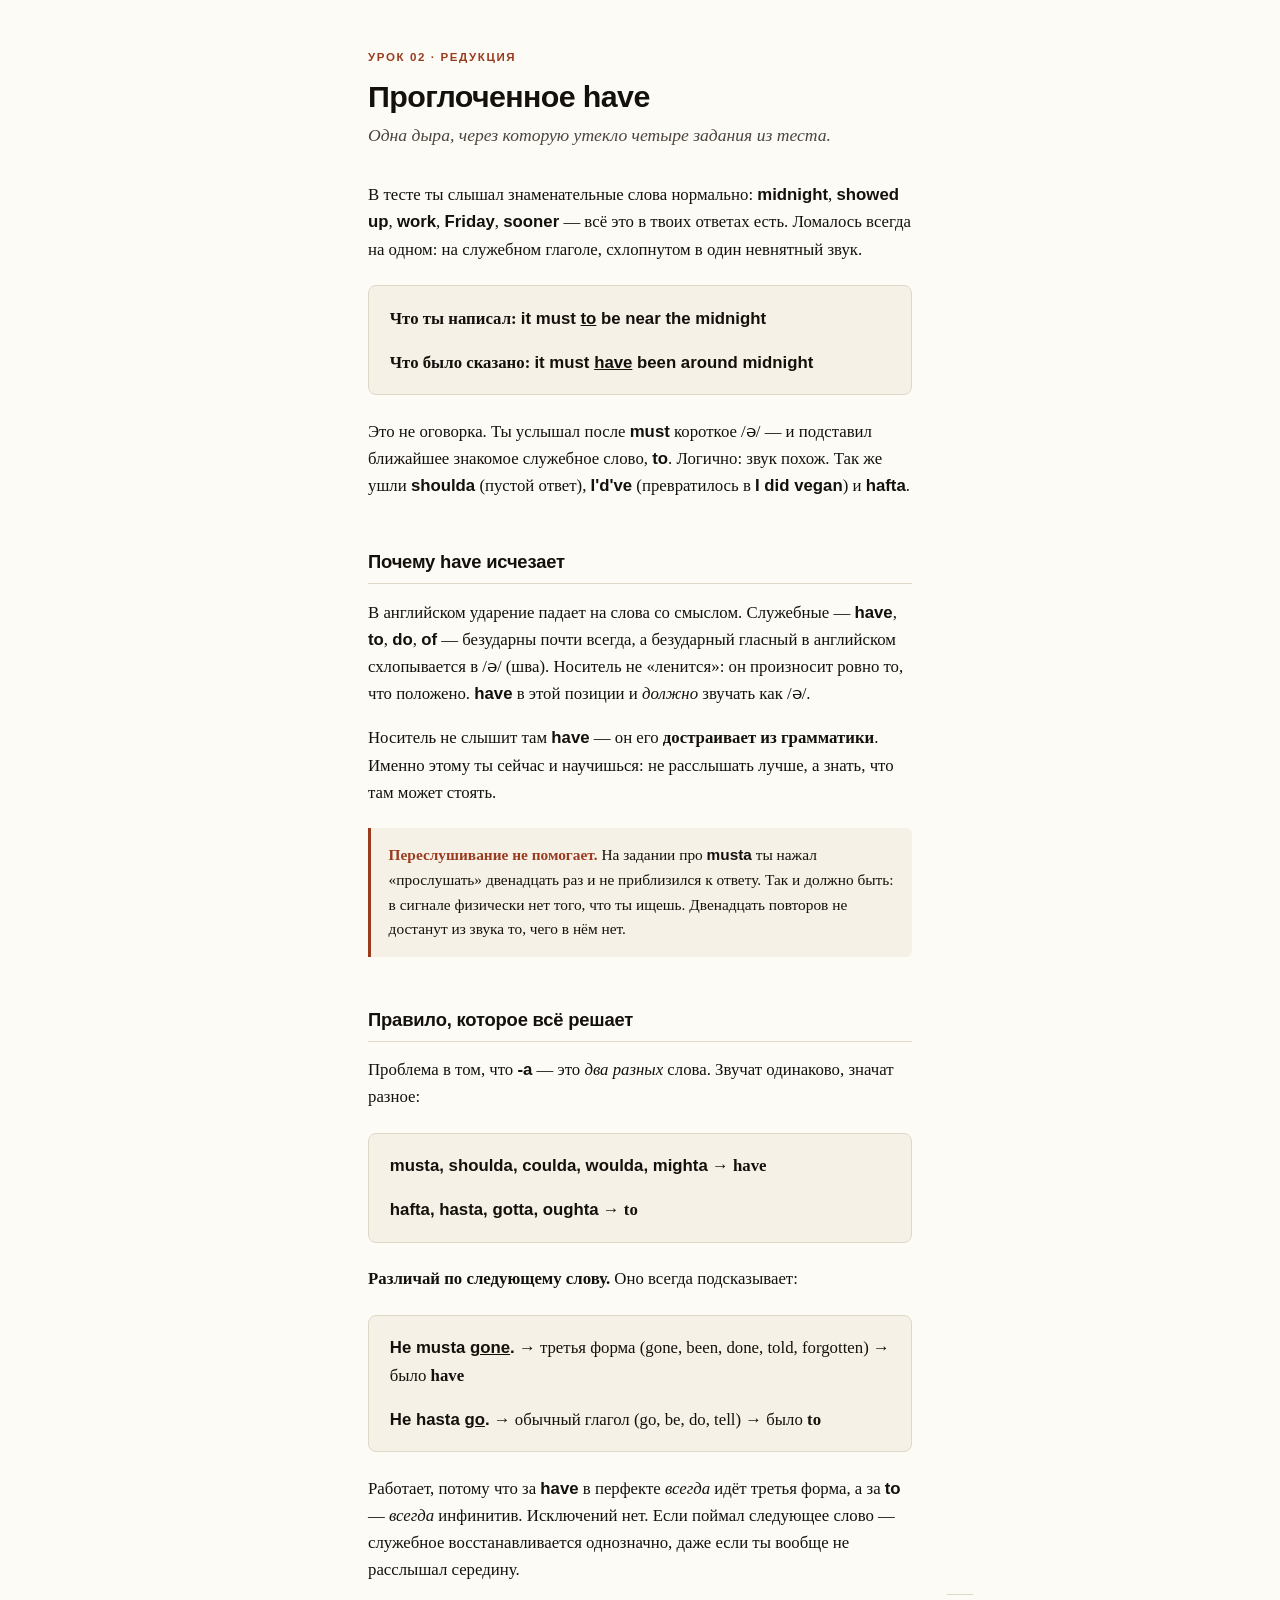
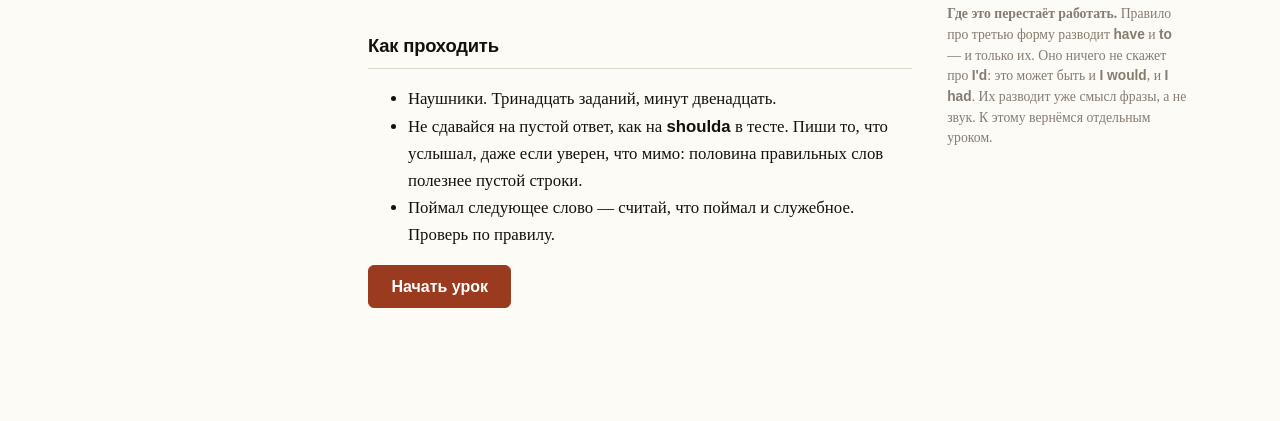
<file: lessons/0002-swallowed-have.html>
<!doctype html>
<html lang="ru">
<head>
<meta charset="utf-8">
<meta name="viewport" content="width=device-width, initial-scale=1">
<title>Урок 2 — Проглоченное have</title>
<link rel="stylesheet" href="../assets/course.css">
</head>
<body>

<main id="intro">
  <p class="eyebrow">Урок 02 · Редукция</p>
  <h1>Проглоченное <span class="en">have</span></h1>
  <p class="subtitle">Одна дыра, через которую утекло четыре задания из теста.</p>

  <p>В тесте ты слышал знаменательные слова нормально: <span class="en">midnight</span>,
  <span class="en">showed up</span>, <span class="en">work</span>, <span class="en">Friday</span>,
  <span class="en">sooner</span> — всё это в твоих ответах есть. Ломалось всегда на одном:
  на служебном глаголе, схлопнутом в один невнятный звук.</p>

  <div class="card">
    <p><strong>Что ты написал:</strong> <span class="en">it must <u>to</u> be near the midnight</span></p>
    <p><strong>Что было сказано:</strong> <span class="en">it must <u>have</u> been around midnight</span></p>
  </div>

  <p>Это не оговорка. Ты услышал после <span class="en">must</span> короткое /ə/ — и подставил
  ближайшее знакомое служебное слово, <span class="en">to</span>. Логично: звук похож.
  Так же ушли <span class="en">shoulda</span> (пустой ответ),
  <span class="en">I'd've</span> (превратилось в <span class="en">I did vegan</span>)
  и <span class="en">hafta</span>.</p>

  <h2>Почему <span class="en">have</span> исчезает</h2>

  <p>В английском ударение падает на слова со смыслом. Служебные — <span class="en">have</span>,
  <span class="en">to</span>, <span class="en">do</span>, <span class="en">of</span> — безударны
  почти всегда, а безударный гласный в английском схлопывается в /ə/ (шва). Носитель не
  «ленится»: он произносит ровно то, что положено. <span class="en">have</span> в этой позиции
  и <em>должно</em> звучать как /ə/.</p>

  <p>Носитель не слышит там <span class="en">have</span> — он его <strong>достраивает
  из грамматики</strong>. Именно этому ты сейчас и научишься: не расслышать лучше,
  а знать, что там может стоять.</p>

  <div class="callout">
    <strong>Переслушивание не помогает.</strong> На задании про <span class="en">musta</span>
    ты нажал «прослушать» двенадцать раз и не приблизился к ответу. Так и должно быть:
    в сигнале физически нет того, что ты ищешь. Двенадцать повторов не достанут
    из звука то, чего в нём нет.
  </div>

  <h2>Правило, которое всё решает</h2>

  <p>Проблема в том, что <span class="en">-a</span> — это <em>два разных</em> слова.
  Звучат одинаково, значат разное:</p>

  <div class="card">
    <p><span class="en">musta, shoulda, coulda, woulda, mighta</span> → <strong>have</strong></p>
    <p><span class="en">hafta, hasta, gotta, oughta</span> → <strong>to</strong></p>
  </div>

  <p><strong>Различай по следующему слову.</strong> Оно всегда подсказывает:</p>

  <div class="card">
    <p><span class="en">He musta <u>gone</u>.</span> → третья форма (gone, been, done, told,
    forgotten) → было <strong>have</strong></p>
    <p><span class="en">He hasta <u>go</u>.</span> → обычный глагол (go, be, do, tell) →
    было <strong>to</strong></p>
  </div>

  <p>Работает, потому что за <span class="en">have</span> в перфекте <em>всегда</em> идёт
  третья форма, а за <span class="en">to</span> — <em>всегда</em> инфинитив. Исключений нет.
  Если поймал следующее слово — служебное восстанавливается однозначно, даже если ты
  вообще не расслышал середину.</p>

  <div class="aside">
    <strong>Где это перестаёт работать.</strong> Правило про третью форму разводит
    <span class="en">have</span> и <span class="en">to</span> — и только их. Оно ничего
    не скажет про <span class="en">I'd</span>: это может быть и
    <span class="en">I would</span>, и <span class="en">I had</span>. Их разводит уже
    смысл фразы, а не звук. К этому вернёмся отдельным уроком.
  </div>

  <h2>Как проходить</h2>

  <ul>
    <li>Наушники. Тринадцать заданий, минут двенадцать.</li>
    <li>Не сдавайся на пустой ответ, как на <span class="en">shoulda</span> в тесте.
      Пиши то, что услышал, даже если уверен, что мимо: половина правильных слов
      полезнее пустой строки.</li>
    <li>Поймал следующее слово — считай, что поймал и служебное. Проверь по правилу.</li>
  </ul>

  <div class="btn-row">
    <button class="btn primary big" id="start" type="button">Начать урок</button>
  </div>
  <p id="tts-warn"></p>
</main>

<main id="stage" hidden></main>

<main id="report" hidden></main>

<script src="../assets/engine.js"></script>
<script>
(function () {
  'use strict';

  /* =======================================================================
     Задания.
     Прогрессия: узнавание -> контраст have/to -> восстановление на диктанте.
     Поле say — редуцированная орфография (её произносит синтезатор),
     expect — нормальная запись, которую ученик должен восстановить.
     ======================================================================= */

  var ITEMS = [

    /* --- Вход: узнать механизм в готовых вариантах ------------------- */
    {
      id: 'p1', type: 'choice', level: 'B1', tags: ['reduction', 'perfect'],
      say: "You shoulda told me.",
      prompt: 'Прослушай и выбери, что было сказано.',
      options: [
        'You should be telling me',
        'You should have told me',
        "You shouldn't have told me"
      ],
      answer: 1,
      note: 'После <span class="en">shoulda</span> идёт <span class="en">told</span> — ' +
        'третья форма. Значит, спрятано <span class="en">have</span>.'
    },

    /* --- Первое восстановление: короткая фраза, механизм один --------- */
    {
      id: 'p2', type: 'dictation', level: 'B1', tags: ['reduction', 'perfect'],
      say: "I coulda done it myself.",
      expect: 'I could have done it myself',
      accept: ["I could've done it myself"],
      note: '<span class="en">done</span> — третья форма, значит перед ней ' +
        '<span class="en">have</span>. Никакого <span class="en">to</span> тут быть не может: ' +
        '<span class="en">could to do</span> — не английский.'
    },

    {
      id: 'p3', type: 'dictation', level: 'B1', tags: ['reduction', 'perfect'],
      say: "She musta forgotten about it.",
      expect: 'she must have forgotten about it',
      accept: ["she must've forgotten about it"],
      note: 'Тот же механизм, что провалился в тесте на ' +
        '<span class="en">musta been around midnight</span>. Ловишь ' +
        '<span class="en">forgotten</span> — восстанавливаешь <span class="en">have</span>.'
    },

    /* --- Контраст: тот же звук, другое слово -------------------------- */
    {
      id: 'p4', type: 'choice', level: 'B1/B2', tags: ['reduction', 'contrast'],
      say: "He hasta leave early.",
      prompt: 'Прослушай и выбери, что было сказано.',
      options: [
        'He must have left early',
        'He has left early today',
        'He has to leave early'
      ],
      answer: 2,
      note: 'Здесь <span class="en">-a</span> — это <span class="en">to</span>, а не ' +
        '<span class="en">have</span>. Подсказало следующее слово: ' +
        '<span class="en">leave</span> — обычная форма, не <span class="en">left</span>.'
    },

    {
      id: 'p5', type: 'choice', level: 'B1/B2', tags: ['reduction', 'contrast'],
      say: "He musta left already.",
      prompt: 'Прослушай и выбери, что было сказано.',
      options: [
        'He has to leave already',
        'He must be leaving already',
        'He must have left already'
      ],
      answer: 2,
      note: 'Звук почти как в прошлом задании, но дальше ' +
        '<span class="en">left</span> — третья форма. Значит ' +
        '<span class="en">have</span>. Вот эта пара и есть весь урок.'
    },

    /* --- Восстановление продолжается, фразы длиннее ------------------- */
    {
      id: 'p6', type: 'dictation', level: 'B1/B2', tags: ['reduction', 'perfect'],
      say: "We shoulda booked it earlier.",
      expect: 'we should have booked it earlier',
      accept: ["we should've booked it earlier"],
      note: 'Живой оборот сожаления: <span class="en">we should have</span> — ' +
        '«надо было». В сериалах звучит постоянно.'
    },

    /* --- Перемешивание: старое (whaddaya) плюс новое (shoulda) -------- */
    {
      id: 'p7', type: 'dictation', level: 'B2', tags: ['reduction', 'perfect', 'mixed'],
      say: "Whaddaya think we shoulda done?",
      expect: 'what do you think we should have done',
      accept: ["what do you think we should've done"],
      note: '<span class="en">Whaddaya</span> ты в тесте разобрал верно — но в задании ' +
        'с вариантами выбрал <span class="en">what are you wanting</span>. ' +
        'Здесь <span class="en">whaddaya</span> = <span class="en">what do you</span>: ' +
        'то же схлопнутое служебное слово, только <span class="en">do</span>.'
    },

    /* --- Прямой повтор проваленного в тесте, облегчённый -------------- */
    {
      id: 'p8', type: 'dictation', level: 'B2', tags: ['reduction', 'perfect'],
      say: "It musta been aroun' ten.",
      expect: 'it must have been around ten',
      accept: ["it must've been around ten"],
      note: 'Это укороченный d7 — тот самый, где ты написал ' +
        '<span class="en">must to be</span> после двенадцати прослушиваний. ' +
        '<span class="en">been</span> — третья форма, <span class="en">to</span> перед ней ' +
        'невозможно.'
    },

    /* --- Двойное have в одной фразе ----------------------------------- */
    {
      id: 'p9', type: 'choice', level: 'B2', tags: ['reduction', 'conditional'],
      say: "They'd've helped if we'd asked.",
      prompt: 'Прослушай и выбери, что было сказано.',
      options: [
        'They would be helping if we had asked',
        'They would have helped if we had asked',
        'They should have helped if we would ask'
      ],
      answer: 1,
      note: '<span class="en">They\'d\'ve</span> — это два схлопнутых слова подряд: ' +
        '<span class="en">would</span> + <span class="en">have</span>. Звучит как один слог. ' +
        'Опора всё та же: дальше <span class="en">helped</span>.'
    },

    {
      id: 'p10', type: 'dictation', level: 'B2', tags: ['reduction', 'perfect'],
      say: "You coulda hurt yourself.",
      expect: 'you could have hurt yourself',
      accept: ["you could've hurt yourself"],
      note: '<span class="en">hurt</span> не меняет форму — подсказки в окончании нет. ' +
        'Опора здесь грамматическая: после <span class="en">could</span> инфинитив идёт ' +
        'без <span class="en">to</span>, значит /ə/ — это <span class="en">have</span>.'
    },

    {
      id: 'p11', type: 'dictation', level: 'B2', tags: ['reduction', 'contrast'],
      say: "I hafta finish this tonight.",
      expect: 'I have to finish this tonight',
      note: 'А здесь наоборот: <span class="en">finish</span> — обычная форма, значит ' +
        '<span class="en">hafta</span> = <span class="en">have to</span>. ' +
        'В тесте ты на этом же <span class="en">hafta</span> собрал ' +
        '<span class="en">has got to have a wait</span>.'
    },

    /* --- Целевая трудность: то, что провалилось в ноль ---------------- */
    {
      id: 'p12', type: 'dictation', level: 'B2/C1', tags: ['reduction', 'conditional'],
      say: "I'd've said somethin' if I'd known.",
      expect: 'I would have said something if I had known',
      accept: ["I would've said something if I'd known"],
      note: 'В тесте эта конструкция дала <span class="en">I did vegan</span>. ' +
        'Разбирай по опорам: <span class="en">said</span> и <span class="en">known</span> — ' +
        'третьи формы, перед каждой было проглоченное служебное слово.'
    },

    {
      id: 'p13', type: 'dictation', level: 'C1', tags: ['reduction', 'perfect'],
      say: "There musta been a hunnerd people there.",
      expect: 'there must have been a hundred people there',
      accept: ["there must've been a hundred people there"],
      note: 'Финальное — с двумя редукциями сразу: <span class="en">musta</span> и ' +
        '<span class="en">hunnerd</span> (так реально звучит ' +
        '<span class="en">hundred</span> в беглой речи).'
    }
  ];

  /* =======================================================================
     Запуск
     ======================================================================= */

  if (!EN.tts.supported()) {
    document.getElementById('tts-warn').innerHTML =
      '<span class="feedback no" style="display:block">В этом браузере нет синтеза речи, ' +
      'аудиозадания не прозвучат. Открой урок в Chrome, Edge или Safari.</span>';
  }

  document.getElementById('start').addEventListener('click', function () {
    document.getElementById('intro').hidden = true;
    var stage = document.getElementById('stage');
    stage.hidden = false;
    window.scrollTo(0, 0);

    EN.run({
      host: stage,
      items: ITEMS,
      onFinish: report
    });
  });

  /* =======================================================================
     Отчёт
     ======================================================================= */

  function report(results) {
    var stage = document.getElementById('stage');
    var host = document.getElementById('report');
    stage.hidden = true;
    host.hidden = false;
    window.scrollTo(0, 0);

    var scored = results.filter(function (r) { return r.correct != null; });
    var hits = scored.filter(function (r) { return r.correct; }).length;
    var ratio = scored.length ? hits / scored.length : 0;

    // Отдельно — насколько закрылась дыра, ради которой писался урок.
    var perfect = results.filter(function (r) {
      return (r.tags || []).indexOf('perfect') >= 0 ||
        (r.tags || []).indexOf('conditional') >= 0;
    });
    var perfectHits = perfect.filter(function (r) { return r.correct; }).length;

    var contrast = results.filter(function (r) {
      return (r.tags || []).indexOf('contrast') >= 0;
    });
    var contrastHits = contrast.filter(function (r) { return r.correct; }).length;

    EN.store.addSession({
      lesson: '0002-swallowed-have',
      date: new Date().toISOString(),
      score: +ratio.toFixed(3),
      items: results
    });
    results.forEach(function (r) {
      if (r.correct === false) EN.srs.review(r.id, 1, { tags: r.tags, text: r.expected || r.say || '' });
      else if (r.correct === true) EN.srs.review(r.id, 4, { tags: r.tags, text: r.expected || r.say || '' });
    });

    var h = [];
    h.push('<p class="eyebrow">Урок 02 · Результат</p>');
    h.push('<h1>' + hits + ' из ' + scored.length + '</h1>');
    h.push('<p class="subtitle">Уровень по этому навыку: <b>' +
      EN.cefr(ratio) + '</b></p>');

    h.push('<div class="card">');
    h.push('<p><strong>Восстановление <span class="en">have</span>:</strong> ' +
      perfectHits + ' из ' + perfect.length + ' — ровно та дыра, ' +
      'из-за которой писался урок.</p>');
    h.push('<p><strong>Различение <span class="en">have</span> / <span class="en">to</span>:</strong> ' +
      contrastHits + ' из ' + contrast.length + '.</p>');
    h.push('</div>');

    var missed = results.filter(function (r) { return r.correct === false; });
    if (missed.length) {
      h.push('<h2>Что не далось</h2>');
      h.push('<ul>');
      missed.forEach(function (r) {
        h.push('<li><span class="en">' + EN.esc(r.say || '') + '</span> → <b>' +
          EN.esc(r.expected || '') + '</b>' +
          (r.given ? '<br>ты написал: <span class="en">' + EN.esc(r.given) + '</span>' : '') +
          '</li>');
      });
      h.push('</ul>');
      h.push('<p>Эти фразы встанут в очередь повторений и вернутся в следующих уроках.</p>');
    } else {
      h.push('<h2>Всё верно</h2>');
      h.push('<p>Механизм закрыт на тренажёре. Это ещё не значит, что он закрыт на слух ' +
        'в живой речи — проверяется только сериалом без субтитров.</p>');
    }

    h.push('<h2>Проверь на живой речи</h2>');
    h.push('<p>Открой <a href="' + EN.youglish('must have been') +
      '" target="_blank" rel="noopener">YouGlish на <span class="en">must have been</span></a> ' +
      'и прослушай подряд десять примеров. Считай, сколько раз ' +
      '<span class="en">have</span> прозвучало полностью. Ответ тебя удивит.</p>');

    h.push('<p><strong>Первоисточник:</strong> ' +
      '<a href="https://rachelsenglish.com/learn-english-with-tv-and-movies/" target="_blank" rel="noopener">' +
      'Rachel\'s English — Learn English with Movies and TV</a>. ' +
      'Ищи разборы с пометкой <span class="en">reduction</span>: она разбирает ровно эти ' +
      'схлопнутые служебные слова покадрово.</p>');

    h.push('<h2>Последний шаг</h2>');
    h.push('<p>Нажми кнопку и вставь скопированное в чат — по этому результату я соберу ' +
      'следующий урок.</p>');
    h.push('<div class="btn-row">' +
      '<button class="btn primary big" id="copy" type="button">Скопировать результат</button>' +
      '<a class="btn" href="../app/index.html">Открыть панель курса</a>' +
      '</div>');
    h.push('<p id="copied" style="color:var(--good);font-weight:600"></p>');
    h.push('<textarea id="json" readonly style="min-height:9rem;font-family:var(--mono);font-size:.78rem"></textarea>');

    h.push('<div class="ask-teacher"><strong>Я твой преподаватель, а не тест.</strong> ' +
      'Не сошлось что-то в разборе — спроси в чате. ' +
      '«Почему тут <span class="en">had</span>, а не <span class="en">would</span>?», ' +
      '«услышал в сериале <span class="en">…</span> — разбери» — нормальные запросы.</div>');

    h.push('<nav class="lesson-nav">' +
      '<a href="../app/index.html">Панель курса</a>' +
      '<a href="0001-placement-test.html">Тест уровня</a>' +
      '<a href="../reference/connected-speech-decoder.html">Декодер беглой речи</a>' +
      '<a href="../GLOSSARY.md">Глоссарий</a>' +
      '</nav>');

    host.innerHTML = h.join('');

    var json = EN.store.exportJSON();
    document.getElementById('json').value = json;

    document.getElementById('copy').addEventListener('click', function () {
      var ta = document.getElementById('json');
      ta.select();
      var ok = false;
      try { ok = document.execCommand('copy'); } catch (e) { ok = false; }
      if (navigator.clipboard) { navigator.clipboard.writeText(json).then(function () {}, function () {}); ok = true; }
      document.getElementById('copied').textContent = ok
        ? 'Скопировано. Вставь это в чат с Клодом.'
        : 'Не удалось скопировать — выдели текст ниже вручную.';
    });
  }
})();
</script>
</body>
</html>
</file>
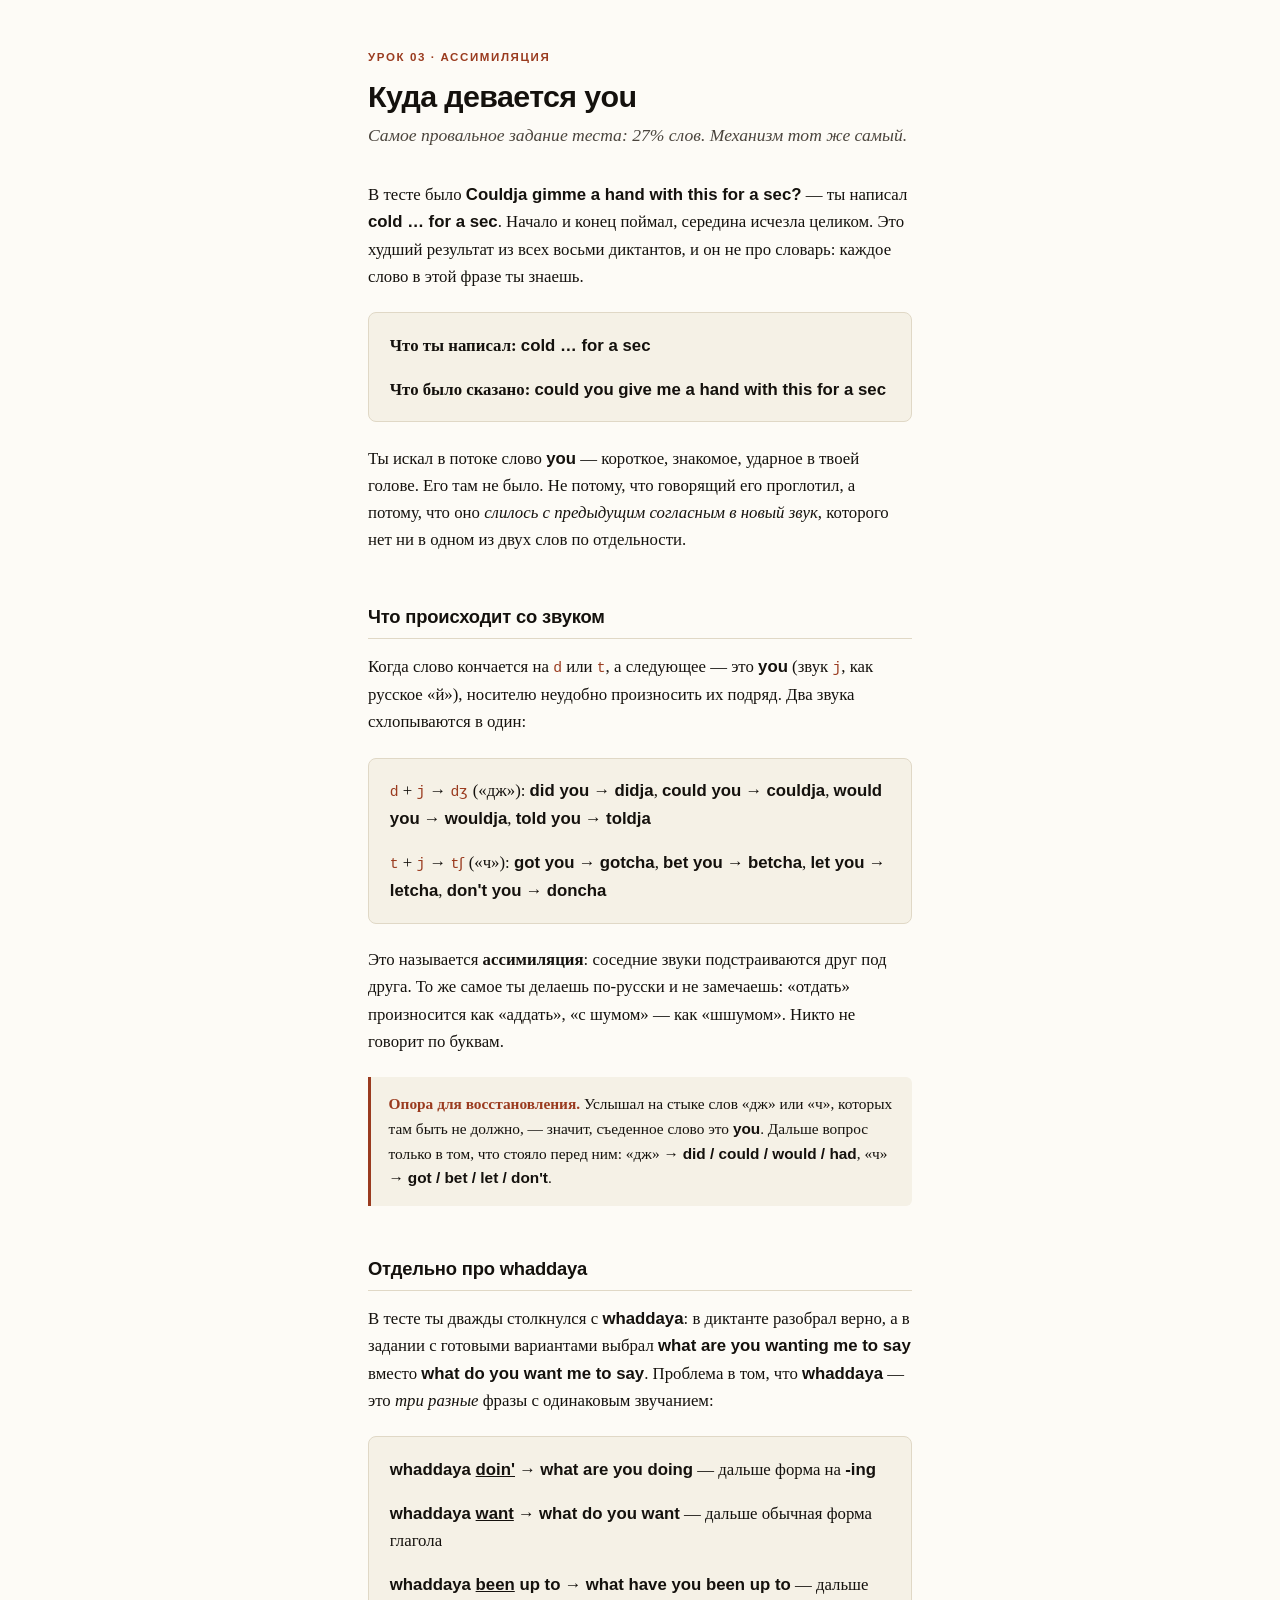
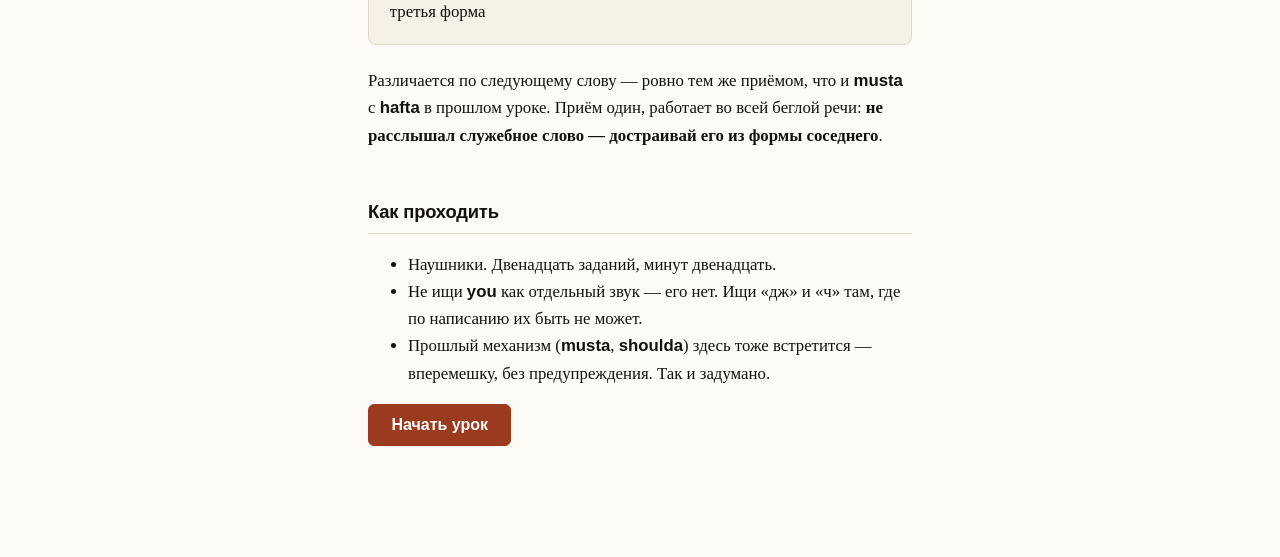
<file: lessons/0003-where-you-goes.html>
<!doctype html>
<html lang="ru">
<head>
<meta charset="utf-8">
<meta name="viewport" content="width=device-width, initial-scale=1">
<title>Урок 3 — Куда девается you</title>
<link rel="stylesheet" href="../assets/course.css">
</head>
<body>

<main id="intro">
  <p class="eyebrow">Урок 03 · Ассимиляция</p>
  <h1>Куда девается <span class="en">you</span></h1>
  <p class="subtitle">Самое провальное задание теста: 27% слов. Механизм тот же самый.</p>

  <p>В тесте было <span class="en">Couldja gimme a hand with this for a sec?</span> —
  ты написал <span class="en">cold … for a sec</span>. Начало и конец поймал, середина
  исчезла целиком. Это худший результат из всех восьми диктантов, и он не про словарь:
  каждое слово в этой фразе ты знаешь.</p>

  <div class="card">
    <p><strong>Что ты написал:</strong> <span class="en">cold … for a sec</span></p>
    <p><strong>Что было сказано:</strong> <span class="en">could you give me a hand
      with this for a sec</span></p>
  </div>

  <p>Ты искал в потоке слово <span class="en">you</span> — короткое, знакомое, ударное
  в твоей голове. Его там не было. Не потому, что говорящий его проглотил, а потому,
  что оно <em>слилось с предыдущим согласным в новый звук</em>, которого нет ни в одном
  из двух слов по отдельности.</p>

  <h2>Что происходит со звуком</h2>

  <p>Когда слово кончается на <span class="ipa">d</span> или <span class="ipa">t</span>,
  а следующее — это <span class="en">you</span> (звук <span class="ipa">j</span>, как
  русское «й»), носителю неудобно произносить их подряд. Два звука схлопываются в один:</p>

  <div class="card">
    <p><span class="ipa">d</span> + <span class="ipa">j</span> → <span class="ipa">dʒ</span>
      («дж»): <span class="en">did you</span> → <span class="en">didja</span>,
      <span class="en">could you</span> → <span class="en">couldja</span>,
      <span class="en">would you</span> → <span class="en">wouldja</span>,
      <span class="en">told you</span> → <span class="en">toldja</span></p>
    <p><span class="ipa">t</span> + <span class="ipa">j</span> → <span class="ipa">tʃ</span>
      («ч»): <span class="en">got you</span> → <span class="en">gotcha</span>,
      <span class="en">bet you</span> → <span class="en">betcha</span>,
      <span class="en">let you</span> → <span class="en">letcha</span>,
      <span class="en">don't you</span> → <span class="en">doncha</span></p>
  </div>

  <p>Это называется <strong>ассимиляция</strong>: соседние звуки подстраиваются друг под
  друга. То же самое ты делаешь по-русски и не замечаешь: «отдать» произносится как
  «аддать», «с шумом» — как «шшумом». Никто не говорит по буквам.</p>

  <div class="callout">
    <strong>Опора для восстановления.</strong> Услышал на стыке слов «дж» или «ч»,
    которых там быть не должно, — значит, съеденное слово это
    <span class="en">you</span>. Дальше вопрос только в том, что стояло перед ним:
    «дж» → <span class="en">did / could / would / had</span>,
    «ч» → <span class="en">got / bet / let / don't</span>.
  </div>

  <h2>Отдельно про <span class="en">whaddaya</span></h2>

  <p>В тесте ты дважды столкнулся с <span class="en">whaddaya</span>: в диктанте разобрал
  верно, а в задании с готовыми вариантами выбрал <span class="en">what are you
  wanting me to say</span> вместо <span class="en">what do you want me to say</span>.
  Проблема в том, что <span class="en">whaddaya</span> — это <em>три разные</em> фразы
  с одинаковым звучанием:</p>

  <div class="card">
    <p><span class="en">whaddaya <u>doin'</u></span> → <span class="en">what <b>are</b>
      you doing</span> — дальше форма на <span class="en">-ing</span></p>
    <p><span class="en">whaddaya <u>want</u></span> → <span class="en">what <b>do</b>
      you want</span> — дальше обычная форма глагола</p>
    <p><span class="en">whaddaya <u>been</u> up to</span> → <span class="en">what
      <b>have</b> you been up to</span> — дальше третья форма</p>
  </div>

  <p>Различается по следующему слову — ровно тем же приёмом, что и
  <span class="en">musta</span> с <span class="en">hafta</span> в прошлом уроке.
  Приём один, работает во всей беглой речи: <strong>не расслышал служебное слово —
  достраивай его из формы соседнего</strong>.</p>

  <h2>Как проходить</h2>

  <ul>
    <li>Наушники. Двенадцать заданий, минут двенадцать.</li>
    <li>Не ищи <span class="en">you</span> как отдельный звук — его нет. Ищи «дж» и «ч»
      там, где по написанию их быть не может.</li>
    <li>Прошлый механизм (<span class="en">musta</span>, <span class="en">shoulda</span>)
      здесь тоже встретится — вперемешку, без предупреждения. Так и задумано.</li>
  </ul>

  <div class="btn-row">
    <button class="btn primary big" id="start" type="button">Начать урок</button>
  </div>
  <p id="tts-warn"></p>
</main>

<main id="stage" hidden></main>

<main id="report" hidden></main>

<script src="../assets/engine.js"></script>
<script>
(function () {
  'use strict';

  /* =======================================================================
     Задания.
     Прогрессия: узнавание -> восстановление -> контраст whaddaya ->
     перемешивание со старым have -> полный провальный d6 из теста.
     say — редуцированная орфография (её произносит синтезатор),
     expect — нормальная запись, которую ученик восстанавливает.
     ======================================================================= */

  var ITEMS = [

    /* --- Вход: узнать механизм в готовых вариантах -------------------- */
    {
      id: 'a1', type: 'choice', level: 'B1', tags: ['assimilation'],
      say: "Didja get my message?",
      prompt: 'Прослушай и выбери, что было сказано.',
      options: [
        'Did they get my message',
        'Did you get my message',
        'Do you forget my message'
      ],
      answer: 1,
      note: '«Диджа» — это <span class="en">did</span> + <span class="en">you</span>. ' +
        'Конечное <span class="ipa">d</span> и начальное <span class="ipa">j</span> ' +
        'слились в «дж». Отдельного <span class="en">you</span> в записи нет и не будет.'
    },

    /* --- Первое восстановление: короткая фраза, механизм один ---------- */
    {
      id: 'a2', type: 'dictation', level: 'B1', tags: ['assimilation'],
      say: "Couldja pass me the salt?",
      expect: 'could you pass me the salt',
      note: 'Тот самый <span class="en">couldja</span>, на котором развалился d6 в тесте — ' +
        'только здесь фраза короткая и знакомая. Механизм ты уже знаешь: «дж» = ' +
        '<span class="en">d</span> + <span class="en">you</span>.'
    },

    {
      id: 'a3', type: 'dictation', level: 'B1', tags: ['assimilation'],
      say: "Whatcha doin' tonight?",
      expect: 'what are you doing tonight',
      accept: ['what you doing tonight'],
      note: '<span class="en">Whatcha</span> = <span class="en">what are you</span>. ' +
        'Опора — <span class="en">doing</span>: форма на <span class="en">-ing</span> ' +
        'требует <span class="en">are</span>, а не <span class="en">do</span>.'
    },

    /* --- Вторая половина механизма: t + you = «ч» ---------------------- */
    {
      id: 'a4', type: 'choice', level: 'B1/B2', tags: ['assimilation'],
      say: "I betcha he forgot.",
      prompt: 'Прослушай и выбери, что было сказано.',
      options: [
        'I beg you he forgot',
        'I bet he forgot it',
        'I bet you he forgot'
      ],
      answer: 2,
      note: 'Здесь «ч», а не «дж», потому что перед <span class="en">you</span> стоит ' +
        '<span class="ipa">t</span>, а не <span class="ipa">d</span>. ' +
        '<span class="en">I betcha</span> — «спорим». В сериалах постоянно.'
    },

    {
      id: 'a5', type: 'dictation', level: 'B1/B2', tags: ['assimilation'],
      say: "Wouldja mind waitin' outside?",
      expect: 'would you mind waiting outside',
      note: 'Стандартная вежливая просьба. Целиком звучит как три слова вместо четырёх — ' +
        '<span class="en">would you</span> схлопнулось в один слог.'
    },

    {
      id: 'a6', type: 'choice', level: 'B2', tags: ['assimilation'],
      say: "Gotcha covered, don't worry.",
      prompt: 'Прослушай и выбери, что было сказано.',
      options: [
        'Got to cover, don\'t worry',
        'Get you covered, don\'t worry',
        'Got you covered, don\'t worry'
      ],
      answer: 2,
      note: '<span class="en">Gotcha</span> живёт двумя жизнями: ' +
        '<span class="en">got you</span> в таких фразах и отдельное «понял тебя» ' +
        'в ответ на объяснение. Здесь первое — дальше идёт ' +
        '<span class="en">covered</span>.'
    },

    {
      id: 'a7', type: 'dictation', level: 'B2', tags: ['assimilation'],
      say: "Doncha think it's a bit late?",
      expect: "don't you think it's a bit late",
      accept: ['do not you think it is a bit late'],
      note: '<span class="en">Doncha</span> = <span class="en">don\'t you</span>. ' +
        'Здесь пропало не только <span class="en">you</span>: ' +
        '<span class="ipa">t</span> в <span class="en">don\'t</span> тоже не звучит ' +
        'отдельно, он ушёл в «ч».'
    },

    /* --- Перемешивание: новое (didja) плюс старое (shoulda) ------------ */
    {
      id: 'a8', type: 'dictation', level: 'B2', tags: ['assimilation', 'perfect', 'mixed'],
      say: "Didja hear what he shoulda done?",
      expect: 'did you hear what he should have done',
      accept: ["did you hear what he should've done"],
      note: 'Два механизма в одной фразе. «Дж» в начале → ' +
        '<span class="en">did you</span>. Безударное /ə/ после ' +
        '<span class="en">should</span> плюс третья форма ' +
        '<span class="en">done</span> → <span class="en">have</span>.'
    },

    /* --- Контраст: тот же whaddaya, но другое служебное слово ---------- */
    {
      id: 'a9', type: 'choice', level: 'B2', tags: ['assimilation', 'contrast'],
      say: "Whaddaya want me to say?",
      prompt: 'Прослушай и выбери, что было сказано.',
      options: [
        'What are you wanting me to say',
        'What do you want me to say',
        'What did you want me to say'
      ],
      answer: 1,
      note: 'В тесте ты выбрал здесь первый вариант. Разводит их следующее слово: ' +
        '<span class="en">want</span> — обычная форма, значит ' +
        '<span class="en">do</span>. Было бы <span class="en">wanting</span> — ' +
        'тогда <span class="en">are</span>.'
    },

    {
      id: 'a10', type: 'dictation', level: 'B2', tags: ['assimilation', 'perfect', 'mixed'],
      say: "Whaddaya been up to lately?",
      expect: 'what have you been up to lately',
      accept: ["what've you been up to lately"],
      note: 'Третье лицо <span class="en">whaddaya</span> — ' +
        '<span class="en">what have you</span>. Опора прежняя: ' +
        '<span class="en">been</span> это третья форма, перед ней может стоять только ' +
        '<span class="en">have</span>. Живой вопрос при встрече: «ну как ты, что нового».'
    },

    /* --- Целевая трудность: полностью то, что провалилось в тесте ------ */
    {
      id: 'a11', type: 'dictation', level: 'B2/C1', tags: ['assimilation', 'elision'],
      say: "Couldja gimme a hand with this for a sec?",
      expect: 'could you give me a hand with this for a second',
      accept: ['could you give me a hand with this for a sec'],
      note: 'Задание d6 из теста уровня — худший результат из всех, 27% слов. ' +
        'Здесь две вещи сразу: <span class="en">couldja</span> (ассимиляция) и ' +
        '<span class="en">gimme</span> = <span class="en">give me</span> — ' +
        '<span class="ipa">v</span> просто выпадает между гласными. ' +
        'Из той же семьи <span class="en">lemme</span> (<span class="en">let me</span>).'
    },

    /* --- Финал: три редукции в одной фразе ----------------------------- */
    {
      id: 'a12', type: 'dictation', level: 'C1', tags: ['assimilation', 'perfect', 'mixed'],
      say: "I toldja I'd hafta letcha know later.",
      expect: "I told you I'd have to let you know later",
      accept: ['I told you I would have to let you know later'],
      note: 'Три схлопывания подряд: <span class="en">toldja</span> = ' +
        '<span class="en">told you</span>, <span class="en">hafta</span> = ' +
        '<span class="en">have to</span> (дальше <span class="en">let</span>, ' +
        'обычная форма — значит <span class="en">to</span>, не перфект), ' +
        '<span class="en">letcha</span> = <span class="en">let you</span>. ' +
        'Так звучит обычное предложение в обычном разговоре.'
    }
  ];

  /* =======================================================================
     Запуск
     ======================================================================= */

  if (!EN.tts.supported()) {
    document.getElementById('tts-warn').innerHTML =
      '<span class="feedback no" style="display:block">В этом браузере нет синтеза речи, ' +
      'аудиозадания не прозвучат. Открой урок в Chrome, Edge или Safari.</span>';
  }

  document.getElementById('start').addEventListener('click', function () {
    document.getElementById('intro').hidden = true;
    var stage = document.getElementById('stage');
    stage.hidden = false;
    window.scrollTo(0, 0);

    EN.run({
      host: stage,
      items: ITEMS,
      onFinish: report
    });
  });

  /* =======================================================================
     Отчёт
     ======================================================================= */

  function report(results) {
    var stage = document.getElementById('stage');
    var host = document.getElementById('report');
    stage.hidden = true;
    host.hidden = false;
    window.scrollTo(0, 0);

    var scored = results.filter(function (r) { return r.correct != null; });
    var hits = scored.filter(function (r) { return r.correct; }).length;
    var ratio = scored.length ? hits / scored.length : 0;

    function group(tag) {
      var g = results.filter(function (r) { return (r.tags || []).indexOf(tag) >= 0; });
      return { all: g.length, hit: g.filter(function (r) { return r.correct; }).length };
    }

    // Механизм урока — ассимиляция. Отдельно смотрим, держится ли прошлый
    // урок про have, когда он приходит вперемешку и без предупреждения.
    var asm = group('assimilation');
    var mixed = group('mixed');

    EN.store.addSession({
      lesson: '0003-where-you-goes',
      date: new Date().toISOString(),
      score: +ratio.toFixed(3),
      items: results
    });
    results.forEach(function (r) {
      if (r.correct === false) EN.srs.review(r.id, 1, { tags: r.tags, text: r.expected || r.say || '' });
      else if (r.correct === true) EN.srs.review(r.id, 4, { tags: r.tags, text: r.expected || r.say || '' });
    });

    var h = [];
    h.push('<p class="eyebrow">Урок 03 · Результат</p>');
    h.push('<h1>' + hits + ' из ' + scored.length + '</h1>');
    h.push('<p class="subtitle">Уровень по этому навыку: <b>' + EN.cefr(ratio) + '</b></p>');

    h.push('<div class="card">');
    h.push('<p><strong>Ассимиляция (<span class="en">you</span> в «дж» и «ч»):</strong> ' +
      asm.hit + ' из ' + asm.all + ' — механизм, ради которого писался урок.</p>');
    h.push('<p><strong>Старое <span class="en">have</span> вперемешку:</strong> ' +
      mixed.hit + ' из ' + mixed.all + '. Здесь важно не число, а то, ' +
      'держится ли прошлый урок, когда его никто не анонсирует.</p>');
    h.push('</div>');

    var missed = results.filter(function (r) { return r.correct === false; });
    if (missed.length) {
      h.push('<h2>Что не далось</h2>');
      h.push('<ul>');
      missed.forEach(function (r) {
        h.push('<li><span class="en">' + EN.esc(r.say || '') + '</span> → <b>' +
          EN.esc(r.expected || '') + '</b>' +
          (r.given ? '<br>ты написал: <span class="en">' + EN.esc(r.given) + '</span>' : '') +
          '</li>');
      });
      h.push('</ul>');
      h.push('<p>Эти фразы встанут в очередь повторений и вернутся в следующих уроках.</p>');
    } else {
      h.push('<h2>Всё верно</h2>');
      h.push('<p>На тренажёре механизм закрыт. Настоящая проверка — сериал: там никто ' +
        'не предупреждает, какой именно звук сейчас схлопнется.</p>');
    }

    h.push('<h2>Проверь на живой речи</h2>');
    h.push('<p>Открой <a href="' + EN.youglish('did you get') +
      '" target="_blank" rel="noopener">YouGlish на <span class="en">did you get</span></a> ' +
      'и прослушай десять примеров подряд. Считай, сколько раз прозвучало ' +
      'раздельное <span class="en">did you</span>, а сколько — «диджа». ' +
      'Потом то же самое с <a href="' + EN.youglish('what have you been') +
      '" target="_blank" rel="noopener"><span class="en">what have you been</span></a>.</p>');

    h.push('<p><strong>Первоисточник:</strong> ' +
      '<a href="https://www.eslbase.com/tefl-a-z/connected-speech/" target="_blank" rel="noopener">' +
      'Eslbase — 5 Features of Connected Speech</a>. ' +
      'Короткая сводка всех пяти механизмов связной речи: assimilation ты только что ' +
      'разобрал, elision был в <span class="en">gimme</span>, остальные три впереди.</p>');

    h.push('<h2>Последний шаг</h2>');
    h.push('<p>Нажми кнопку и вставь скопированное в чат — по этому результату я соберу ' +
      'следующий урок.</p>');
    h.push('<div class="btn-row">' +
      '<button class="btn primary big" id="copy" type="button">Скопировать результат</button>' +
      '<a class="btn" href="../app/index.html">Открыть панель курса</a>' +
      '</div>');
    h.push('<p id="copied" style="color:var(--good);font-weight:600"></p>');
    h.push('<textarea id="json" readonly style="min-height:9rem;font-family:var(--mono);font-size:.78rem"></textarea>');

    h.push('<div class="ask-teacher"><strong>Я твой преподаватель, а не тест.</strong> ' +
      'Не сошлось что-то в разборе — спроси в чате. ' +
      '«Почему <span class="en">gotcha</span> тут одно, а в другом месте другое?», ' +
      '«услышал в сериале <span class="en">…</span> — разбери» — нормальные запросы.</div>');

    h.push('<nav class="lesson-nav">' +
      '<a href="../app/index.html">Панель курса</a>' +
      '<a href="0002-swallowed-have.html">Урок 2 · Проглоченное have</a>' +
      '<a href="../reference/connected-speech-decoder.html">Декодер беглой речи</a>' +
      '<a href="../GLOSSARY.md">Глоссарий</a>' +
      '</nav>');

    host.innerHTML = h.join('');

    var json = EN.store.exportJSON();
    document.getElementById('json').value = json;

    document.getElementById('copy').addEventListener('click', function () {
      var ta = document.getElementById('json');
      ta.select();
      var ok = false;
      try { ok = document.execCommand('copy'); } catch (e) { ok = false; }
      if (navigator.clipboard) { navigator.clipboard.writeText(json).then(function () {}, function () {}); ok = true; }
      document.getElementById('copied').textContent = ok
        ? 'Скопировано. Вставь это в чат с Клодом.'
        : 'Не удалось скопировать — выдели текст ниже вручную.';
    });
  }
})();
</script>
</body>
</html>
</file>
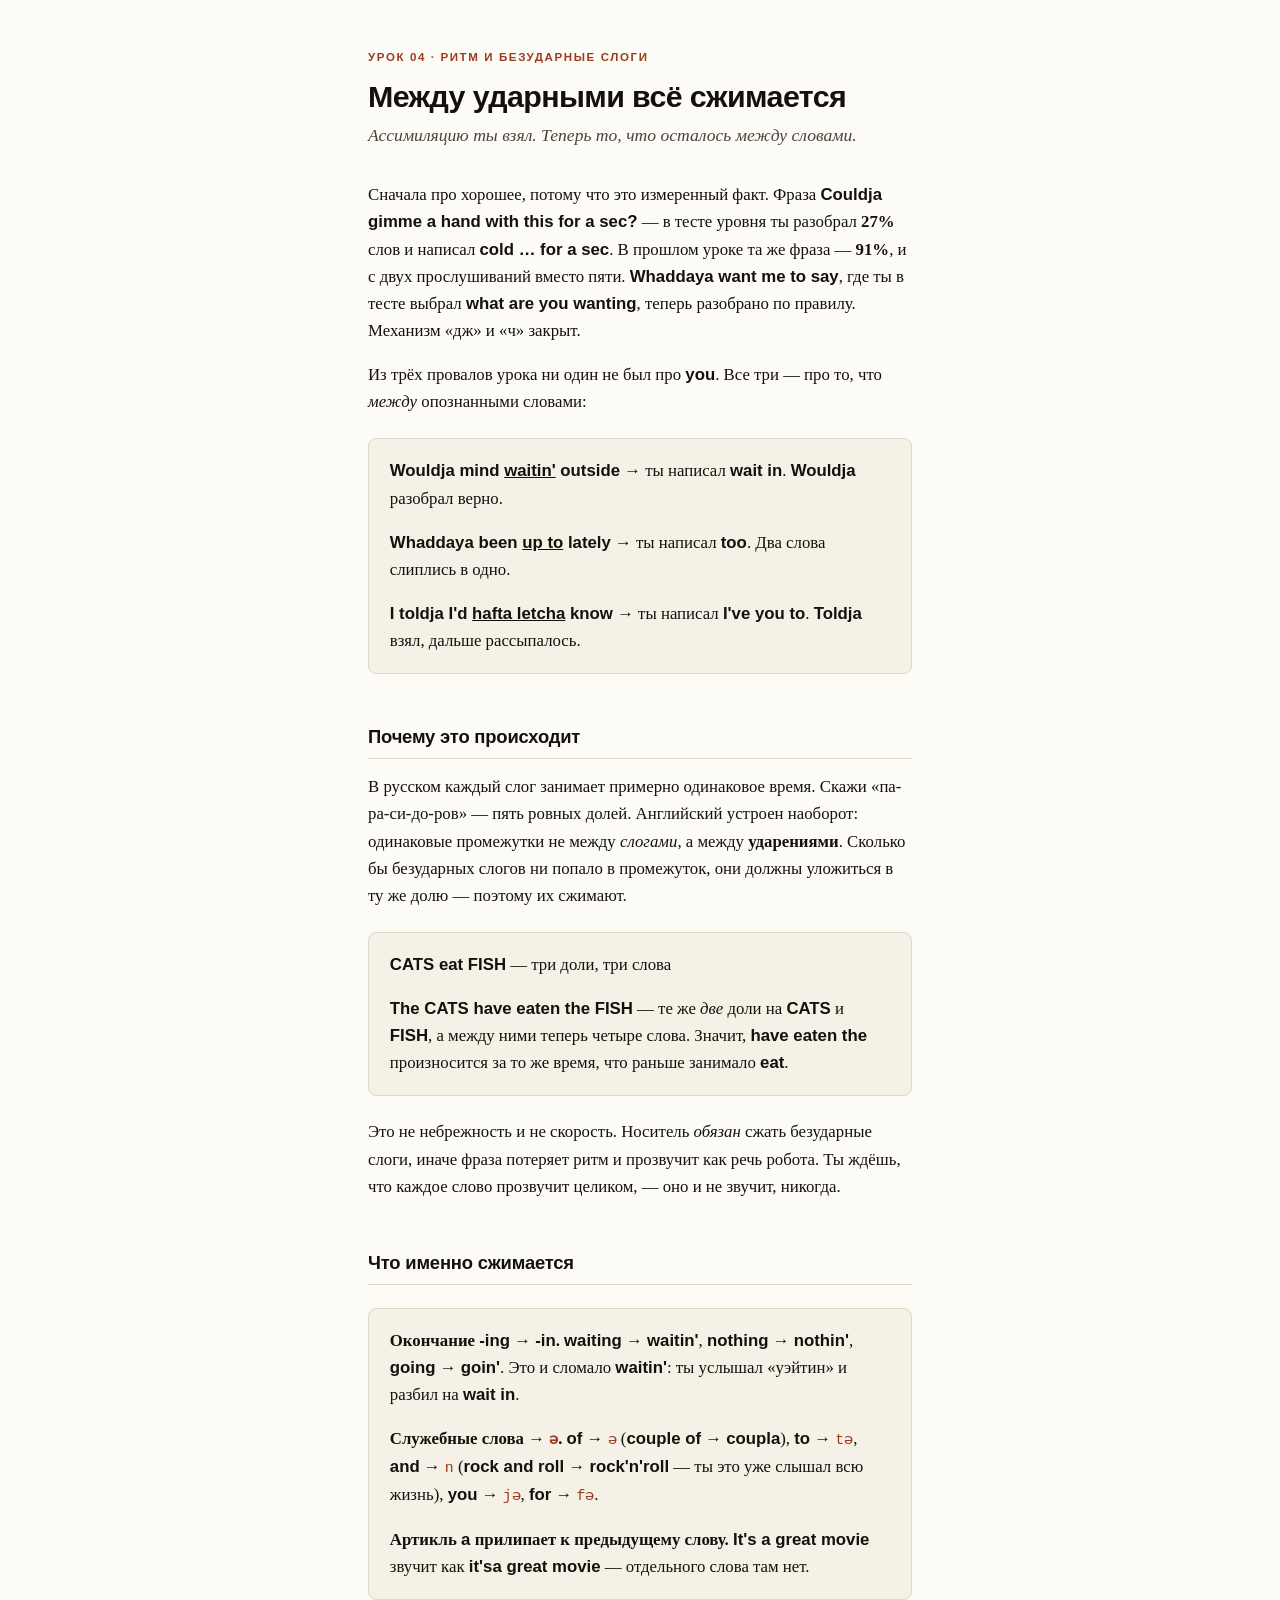
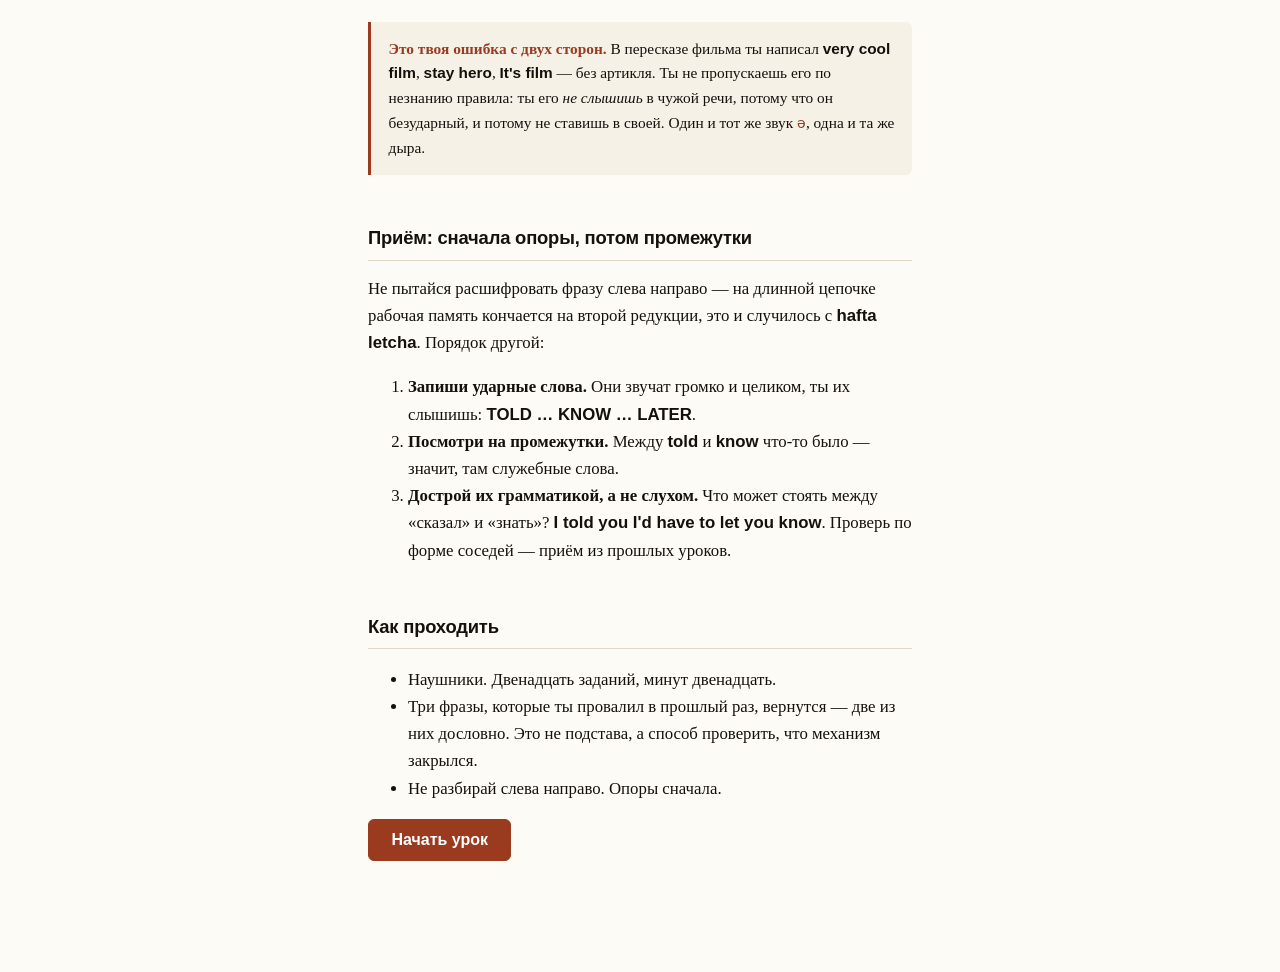
<file: lessons/0004-rhythm-and-weak-syllables.html>
<!doctype html>
<html lang="ru">
<head>
<meta charset="utf-8">
<meta name="viewport" content="width=device-width, initial-scale=1">
<title>Урок 4 — Ритм: между ударными всё сжимается</title>
<link rel="stylesheet" href="../assets/course.css">
</head>
<body>

<main id="intro">
  <p class="eyebrow">Урок 04 · Ритм и безударные слоги</p>
  <h1>Между ударными всё сжимается</h1>
  <p class="subtitle">Ассимиляцию ты взял. Теперь то, что осталось между словами.</p>

  <p>Сначала про хорошее, потому что это измеренный факт. Фраза
  <span class="en">Couldja gimme a hand with this for a sec?</span> — в тесте уровня
  ты разобрал <b>27%</b> слов и написал <span class="en">cold … for a sec</span>.
  В прошлом уроке та же фраза — <b>91%</b>, и с двух прослушиваний вместо пяти.
  <span class="en">Whaddaya want me to say</span>, где ты в тесте выбрал
  <span class="en">what are you wanting</span>, теперь разобрано по правилу.
  Механизм «дж» и «ч» закрыт.</p>

  <p>Из трёх провалов урока ни один не был про <span class="en">you</span>. Все три —
  про то, что <em>между</em> опознанными словами:</p>

  <div class="card">
    <p><span class="en">Wouldja mind <u>waitin'</u> outside</span> → ты написал
      <span class="en">wait in</span>. <span class="en">Wouldja</span> разобрал верно.</p>
    <p><span class="en">Whaddaya been <u>up to</u> lately</span> → ты написал
      <span class="en">too</span>. Два слова слиплись в одно.</p>
    <p><span class="en">I toldja I'd <u>hafta letcha</u> know</span> → ты написал
      <span class="en">I've you to</span>. <span class="en">Toldja</span> взял,
      дальше рассыпалось.</p>
  </div>

  <h2>Почему это происходит</h2>

  <p>В русском каждый слог занимает примерно одинаковое время. Скажи «па-ра-си-до-ров» —
  пять ровных долей. Английский устроен наоборот: одинаковые промежутки не между
  <em>слогами</em>, а между <strong>ударениями</strong>. Сколько бы безударных слогов
  ни попало в промежуток, они должны уложиться в ту же долю — поэтому их сжимают.</p>

  <div class="card">
    <p><span class="en"><b>CATS</b> eat <b>FISH</b></span> — три доли, три слова</p>
    <p><span class="en">The <b>CATS</b> have eaten the <b>FISH</b></span> —
      те же <em>две</em> доли на <span class="en">CATS</span> и
      <span class="en">FISH</span>, а между ними теперь четыре слова.
      Значит, <span class="en">have eaten the</span> произносится за то же время,
      что раньше занимало <span class="en">eat</span>.</p>
  </div>

  <p>Это не небрежность и не скорость. Носитель <em>обязан</em> сжать безударные слоги,
  иначе фраза потеряет ритм и прозвучит как речь робота. Ты ждёшь, что каждое слово
  прозвучит целиком, — оно и не звучит, никогда.</p>

  <h2>Что именно сжимается</h2>

  <div class="card">
    <p><b>Окончание <span class="en">-ing</span> → <span class="en">-in</span>.</b>
      <span class="en">waiting</span> → <span class="en">waitin'</span>,
      <span class="en">nothing</span> → <span class="en">nothin'</span>,
      <span class="en">going</span> → <span class="en">goin'</span>.
      Это и сломало <span class="en">waitin'</span>: ты услышал «уэйтин» и разбил
      на <span class="en">wait in</span>.</p>
    <p><b>Служебные слова → <span class="ipa">ə</span>.</b>
      <span class="en">of</span> → <span class="ipa">ə</span>
      (<span class="en">couple of</span> → <span class="en">coupla</span>),
      <span class="en">to</span> → <span class="ipa">tə</span>,
      <span class="en">and</span> → <span class="ipa">n</span>
      (<span class="en">rock and roll</span> → <span class="en">rock'n'roll</span> —
      ты это уже слышал всю жизнь),
      <span class="en">you</span> → <span class="ipa">jə</span>,
      <span class="en">for</span> → <span class="ipa">fə</span>.</p>
    <p><b>Артикль <span class="en">a</span> прилипает к предыдущему слову.</b>
      <span class="en">It's a great movie</span> звучит как
      <span class="en">it'sa great movie</span> — отдельного слова там нет.</p>
  </div>

  <div class="callout">
    <strong>Это твоя ошибка с двух сторон.</strong> В пересказе фильма ты написал
    <span class="en">very cool film</span>, <span class="en">stay hero</span>,
    <span class="en">It's film</span> — без артикля. Ты не пропускаешь его по незнанию
    правила: ты его <em>не слышишь</em> в чужой речи, потому что он безударный, и потому
    не ставишь в своей. Один и тот же звук <span class="ipa">ə</span>, одна и та же дыра.
  </div>

  <h2>Приём: сначала опоры, потом промежутки</h2>

  <p>Не пытайся расшифровать фразу слева направо — на длинной цепочке рабочая память
  кончается на второй редукции, это и случилось с <span class="en">hafta letcha</span>.
  Порядок другой:</p>

  <ol>
    <li><strong>Запиши ударные слова.</strong> Они звучат громко и целиком, ты их
      слышишь: <span class="en">TOLD … KNOW … LATER</span>.</li>
    <li><strong>Посмотри на промежутки.</strong> Между <span class="en">told</span> и
      <span class="en">know</span> что-то было — значит, там служебные слова.</li>
    <li><strong>Дострой их грамматикой, а не слухом.</strong> Что может стоять между
      «сказал» и «знать»? <span class="en">I told you I'd have to let you know</span>.
      Проверь по форме соседей — приём из прошлых уроков.</li>
  </ol>

  <h2>Как проходить</h2>

  <ul>
    <li>Наушники. Двенадцать заданий, минут двенадцать.</li>
    <li>Три фразы, которые ты провалил в прошлый раз, вернутся — две из них дословно.
      Это не подстава, а способ проверить, что механизм закрылся.</li>
    <li>Не разбирай слева направо. Опоры сначала.</li>
  </ul>

  <div class="btn-row">
    <button class="btn primary big" id="start" type="button">Начать урок</button>
  </div>
  <p id="tts-warn"></p>
</main>

<main id="stage" hidden></main>

<main id="report" hidden></main>

<script src="../assets/engine.js"></script>
<script>
(function () {
  'use strict';

  /* =======================================================================
     Задания.
     Прогрессия: -in' -> безударные служебные -> артикль a ->
     возвраты проваленного (a5, a10, a12) -> цепочки из трёх редукций.
     Тег 'repeat' — фразы, проваленные в уроке 0003; по ним отдельная
     строка в отчёте: закрылось или нет.
     ======================================================================= */

  var ITEMS = [

    /* --- Вход: -in' в готовых вариантах ------------------------------- */
    {
      id: 'n1', type: 'choice', level: 'B1', tags: ['rhythm', 'ing'],
      say: "We were just talkin' about it.",
      prompt: 'Прослушай и выбери, что было сказано.',
      options: [
        'We are just talking about it',
        'We were just talking about it',
        'We were just taking about it'
      ],
      answer: 1,
      note: 'Два безударных места сразу: <span class="en">were</span> звучит как ' +
        '<span class="ipa">wə</span> (почти как <span class="en">are</span>), а ' +
        '<span class="en">talking</span> теряет <span class="en">g</span>. ' +
        'Ударные тут только <span class="en">TALK</span> и ' +
        '<span class="en">BOUT</span> — на них и опирайся.'
    },

    /* --- Возврат провала a5, дословно --------------------------------- */
    {
      id: 'n2', type: 'dictation', level: 'B1', tags: ['rhythm', 'ing', 'repeat'],
      say: "Wouldja mind waitin' outside?",
      expect: 'would you mind waiting outside',
      note: 'Ровно то задание, которое ты провалил в прошлый раз с десяти прослушиваний. ' +
        '<span class="en">Wouldja</span> ты и тогда разобрал верно — ломалось на ' +
        '«уэйтин». Теперь ты знаешь: «-ин» в конце слова это ' +
        '<span class="en">-ing</span>, а не два слова.'
    },

    {
      id: 'n3', type: 'dictation', level: 'B1', tags: ['rhythm', 'ing'],
      say: "Nothin's gonna change tonight.",
      expect: "nothing is going to change tonight",
      accept: ["nothing's going to change tonight"],
      note: '<span class="en">-in\'</span> бывает не только у глаголов: ' +
        '<span class="en">nothing</span>, <span class="en">something</span>, ' +
        '<span class="en">anything</span>, <span class="en">morning</span> — ' +
        'все теряют <span class="en">g</span> в беглой речи.'
    },

    /* --- Безударные служебные слова ----------------------------------- */
    {
      id: 'n4', type: 'choice', level: 'B1/B2', tags: ['rhythm', 'weak'],
      say: "I'll be back in a coupla hours.",
      prompt: 'Прослушай и выбери, что было сказано.',
      options: [
        "I'll be back in a couple more hours",
        "I'll be back in a couple long hours",
        "I'll be back in a couple of hours"
      ],
      answer: 2,
      note: '<span class="en">Of</span> — самое сжимаемое слово английского: от него ' +
        'остаётся один <span class="ipa">ə</span>. ' +
        '<span class="en">Coupla, kinda, sorta, outta, lotta</span> — это всё ' +
        '<span class="en">of</span>.'
    },

    {
      id: 'n5', type: 'dictation', level: 'B1/B2', tags: ['rhythm', 'weak'],
      say: "That's the best part a the movie.",
      expect: "that's the best part of the movie",
      note: 'Тот же <span class="en">of</span>. Опоры здесь — ' +
        '<span class="en">BEST</span>, <span class="en">PART</span>, ' +
        '<span class="en">MOVIE</span>; всё остальное между ними безударно ' +
        'и сжато почти до нуля.'
    },

    {
      id: 'n6', type: 'dictation', level: 'B2', tags: ['rhythm', 'weak', 'article'],
      say: "It'sa great movie, really.",
      expect: "it's a great movie really",
      note: 'Вот твой пропавший артикль. Ты написал в пересказе ' +
        '<span class="en">it was very cool film</span> — без ' +
        '<span class="en">a</span>. Здесь слышно, почему: артикль не звучит ' +
        'как отдельное слово, он прилипает к предыдущему. ' +
        'Не слышишь — не ставишь.'
    },

    /* --- Возврат провала a10, дословно -------------------------------- */
    {
      id: 'n7', type: 'dictation', level: 'B2', tags: ['rhythm', 'weak', 'perfect', 'repeat'],
      say: "Whaddaya been up ta lately?",
      expect: 'what have you been up to lately',
      accept: ["what've you been up to lately"],
      note: 'В прошлый раз ты написал <span class="en">what are have been too lately</span> — ' +
        'взял оба варианта сразу, потому что не смог выбрать. Выбирает следующее слово: ' +
        '<span class="en">been</span> — третья форма, перед ней возможно только ' +
        '<span class="en">have</span>. А <span class="en">too</span> — это на самом деле ' +
        'два безударных слова, <span class="en">up to</span>.'
    },

    /* --- Различение на слух, ударение решает всё ---------------------- */
    {
      id: 'n8', type: 'choice', level: 'B2', tags: ['rhythm', 'weak', 'contrast'],
      say: "There's a lotta stuff we oughta finish.",
      prompt: 'Прослушай и выбери, что было сказано.',
      options: [
        "There's a lot of stuff we ought to finish",
        "There's a lot of stuff we have to finish",
        "There's a lot of stuff we want to finish"
      ],
      answer: 0,
      note: 'Три варианта отличаются одним безударным куском: ' +
        '<span class="en">oughta</span> / <span class="en">hafta</span> / ' +
        '<span class="en">wanna</span>. Грамматика тут не поможет — все три ' +
        'законны. Помогает только ухо: это то, ради чего урок.'
    },

    /* --- Облегчённая версия провала a12 ------------------------------- */
    {
      id: 'n9', type: 'dictation', level: 'B2', tags: ['rhythm', 'chain', 'perfect'],
      say: "I toldja I'd hafta check first.",
      expect: "I told you I'd have to check first",
      accept: ['I told you I would have to check first'],
      note: 'Начало вчерашней проваленной фразы, укороченное. Опоры: ' +
        '<span class="en">TOLD</span>, <span class="en">CHECK</span>, ' +
        '<span class="en">FIRST</span>. Между <span class="en">told</span> и ' +
        '<span class="en">check</span> — три служебных слова, ' +
        'их достраиваешь грамматикой: <span class="en">check</span> ' +
        'обычная форма, значит <span class="en">hafta</span> = ' +
        '<span class="en">have to</span>.'
    },

    /* --- Цепочки ------------------------------------------------------ */
    {
      id: 'n10', type: 'dictation', level: 'B2/C1', tags: ['rhythm', 'chain', 'weak'],
      say: "Lemme know if ya wanna come along.",
      expect: 'let me know if you want to come along',
      note: 'Четыре сжатия подряд: <span class="en">lemme</span> = ' +
        '<span class="en">let me</span>, <span class="en">ya</span> = ' +
        '<span class="en">you</span>, <span class="en">wanna</span> = ' +
        '<span class="en">want to</span>. Ударных всего три: ' +
        '<span class="en">KNOW</span>, <span class="en">WANNA</span>, ' +
        '<span class="en">COME</span>. Пиши их первыми.'
    },

    /* --- Возврат провала a12 целиком ---------------------------------- */
    {
      id: 'n11', type: 'dictation', level: 'C1', tags: ['rhythm', 'chain', 'perfect', 'repeat'],
      say: "I toldja I'd hafta letcha know later.",
      expect: "I told you I'd have to let you know later",
      accept: ['I told you I would have to let you know later'],
      note: 'Та самая фраза целиком. В прошлый раз получилось ' +
        '<span class="en">I told you that I\'ve you to know later</span>: ' +
        'первое схлопывание взял, на втором память кончилась. ' +
        'Сейчас у тебя есть приём — опоры сначала, промежутки потом.'
    },

    {
      id: 'n12', type: 'dictation', level: 'C1', tags: ['rhythm', 'chain', 'weak', 'ing'],
      say: "A coupla friends a mine are comin' over 'round eight.",
      expect: 'a couple of friends of mine are coming over around eight',
      note: 'Финальное: два <span class="en">of</span>, одно ' +
        '<span class="en">-in\'</span>, одно съеденное начало ' +
        '(<span class="en">around</span> → <span class="en">\'round</span>). ' +
        'Ударных четыре: <span class="en">COUPLE</span>, ' +
        '<span class="en">FRIENDS</span>, <span class="en">COMIN</span>, ' +
        '<span class="en">EIGHT</span>. Всё остальное — промежутки.'
    }
  ];

  /* =======================================================================
     Запуск
     ======================================================================= */

  if (!EN.tts.supported()) {
    document.getElementById('tts-warn').innerHTML =
      '<span class="feedback no" style="display:block">В этом браузере нет синтеза речи, ' +
      'аудиозадания не прозвучат. Открой урок в Chrome, Edge или Safari.</span>';
  }

  document.getElementById('start').addEventListener('click', function () {
    document.getElementById('intro').hidden = true;
    var stage = document.getElementById('stage');
    stage.hidden = false;
    window.scrollTo(0, 0);

    EN.run({
      host: stage,
      items: ITEMS,
      onFinish: report
    });
  });

  /* =======================================================================
     Отчёт
     ======================================================================= */

  function report(results) {
    var stage = document.getElementById('stage');
    var host = document.getElementById('report');
    stage.hidden = true;
    host.hidden = false;
    window.scrollTo(0, 0);

    var scored = results.filter(function (r) { return r.correct != null; });
    var hits = scored.filter(function (r) { return r.correct; }).length;
    var ratio = scored.length ? hits / scored.length : 0;

    function group(tag) {
      var g = results.filter(function (r) { return (r.tags || []).indexOf(tag) >= 0; });
      return { all: g.length, hit: g.filter(function (r) { return r.correct; }).length };
    }

    // Три числа, по которым строится следующий урок:
    // weak  — безударные служебные слова, механизм этого урока;
    // chain — держится ли разбор, когда редукций три подряд;
    // repeat — закрылись ли конкретные провалы урока 0003.
    var weak = group('weak');
    var chain = group('chain');
    var repeat = group('repeat');

    EN.store.addSession({
      lesson: '0004-rhythm-and-weak-syllables',
      date: new Date().toISOString(),
      score: +ratio.toFixed(3),
      items: results
    });
    results.forEach(function (r) {
      if (r.correct === false) EN.srs.review(r.id, 1, { tags: r.tags, text: r.expected || r.say || '' });
      else if (r.correct === true) EN.srs.review(r.id, 4, { tags: r.tags, text: r.expected || r.say || '' });
    });

    var h = [];
    h.push('<p class="eyebrow">Урок 04 · Результат</p>');
    h.push('<h1>' + hits + ' из ' + scored.length + '</h1>');
    h.push('<p class="subtitle">Уровень по этому навыку: <b>' + EN.cefr(ratio) + '</b></p>');

    h.push('<div class="card">');
    h.push('<p><strong>Безударные служебные слова:</strong> ' +
      weak.hit + ' из ' + weak.all + ' — механизм этого урока.</p>');
    h.push('<p><strong>Цепочки из трёх редукций:</strong> ' +
      chain.hit + ' из ' + chain.all + '. Здесь проверяется не слух, а приём: ' +
      'опоры сначала, промежутки потом.</p>');
    h.push('<p><strong>Возвраты провалов прошлого урока:</strong> ' +
      repeat.hit + ' из ' + repeat.all + '. Это те же фразы дословно.</p>');
    h.push('</div>');

    var missed = results.filter(function (r) { return r.correct === false; });
    if (missed.length) {
      h.push('<h2>Что не далось</h2>');
      h.push('<ul>');
      missed.forEach(function (r) {
        h.push('<li><span class="en">' + EN.esc(r.say || '') + '</span> → <b>' +
          EN.esc(r.expected || '') + '</b>' +
          (r.given ? '<br>ты написал: <span class="en">' + EN.esc(r.given) + '</span>' : '') +
          '</li>');
      });
      h.push('</ul>');
      h.push('<p>Эти фразы встанут в очередь повторений и вернутся в следующих уроках.</p>');
    } else {
      h.push('<h2>Всё верно</h2>');
      h.push('<p>Три механизма подряд закрыты на тренажёре: <span class="en">have</span>, ' +
        'ассимиляция, безударные слоги. Дальше имеет смысл идти не в звук, ' +
        'а в идиомы — единственный показатель теста ниже B1.</p>');
    }

    h.push('<h2>Проверь на живой речи</h2>');
    h.push('<p>Открой <a href="' + EN.youglish('a couple of') +
      '" target="_blank" rel="noopener">YouGlish на <span class="en">a couple of</span></a> ' +
      'и послушай десять примеров: считай, сколько раз ' +
      '<span class="en">of</span> прозвучало как отдельное слово. ' +
      'Потом <a href="' + EN.youglish('going to be') +
      '" target="_blank" rel="noopener"><span class="en">going to be</span></a> — ' +
      'то же самое с окончанием <span class="en">-ing</span>.</p>');

    h.push('<p><strong>Первоисточник:</strong> ' +
      '<a href="https://www.listeninenglish.com/" target="_blank" rel="noopener">' +
      'Listen in English</a>. Бесплатные упражнения на аудирование по новостям и ' +
      'фильмам, с транскриптами. Бери короткий ролик, слушай без транскрипта, ' +
      'потом сверяйся: смотри именно на промежутки между словами, которые ты ' +
      'опознал, — там и живут все твои потери.</p>');

    h.push('<h2>Последний шаг</h2>');
    h.push('<p>Нажми кнопку и вставь скопированное в чат — по этому результату я соберу ' +
      'следующий урок.</p>');
    h.push('<div class="btn-row">' +
      '<button class="btn primary big" id="copy" type="button">Скопировать результат</button>' +
      '<a class="btn" href="../app/index.html">Открыть панель курса</a>' +
      '</div>');
    h.push('<p id="copied" style="color:var(--good);font-weight:600"></p>');
    h.push('<textarea id="json" readonly style="min-height:9rem;font-family:var(--mono);font-size:.78rem"></textarea>');

    h.push('<div class="ask-teacher"><strong>Я твой преподаватель, а не тест.</strong> ' +
      'Не сошлось что-то в разборе — спроси в чате. ' +
      '«Почему тут <span class="en">of</span>, а не <span class="en">have</span>?», ' +
      '«услышал в сериале <span class="en">…</span> — разбери» — нормальные запросы.</div>');

    h.push('<nav class="lesson-nav">' +
      '<a href="../app/index.html">Панель курса</a>' +
      '<a href="0003-where-you-goes.html">Урок 3 · Куда девается you</a>' +
      '<a href="0002-swallowed-have.html">Урок 2 · Проглоченное have</a>' +
      '<a href="../reference/connected-speech-decoder.html">Декодер беглой речи</a>' +
      '</nav>');

    host.innerHTML = h.join('');

    var json = EN.store.exportJSON();
    document.getElementById('json').value = json;

    document.getElementById('copy').addEventListener('click', function () {
      var ta = document.getElementById('json');
      ta.select();
      var ok = false;
      try { ok = document.execCommand('copy'); } catch (e) { ok = false; }
      if (navigator.clipboard) { navigator.clipboard.writeText(json).then(function () {}, function () {}); ok = true; }
      document.getElementById('copied').textContent = ok
        ? 'Скопировано. Вставь это в чат с Клодом.'
        : 'Не удалось скопировать — выдели текст ниже вручную.';
    });
  }
})();
</script>
</body>
</html>
</file>
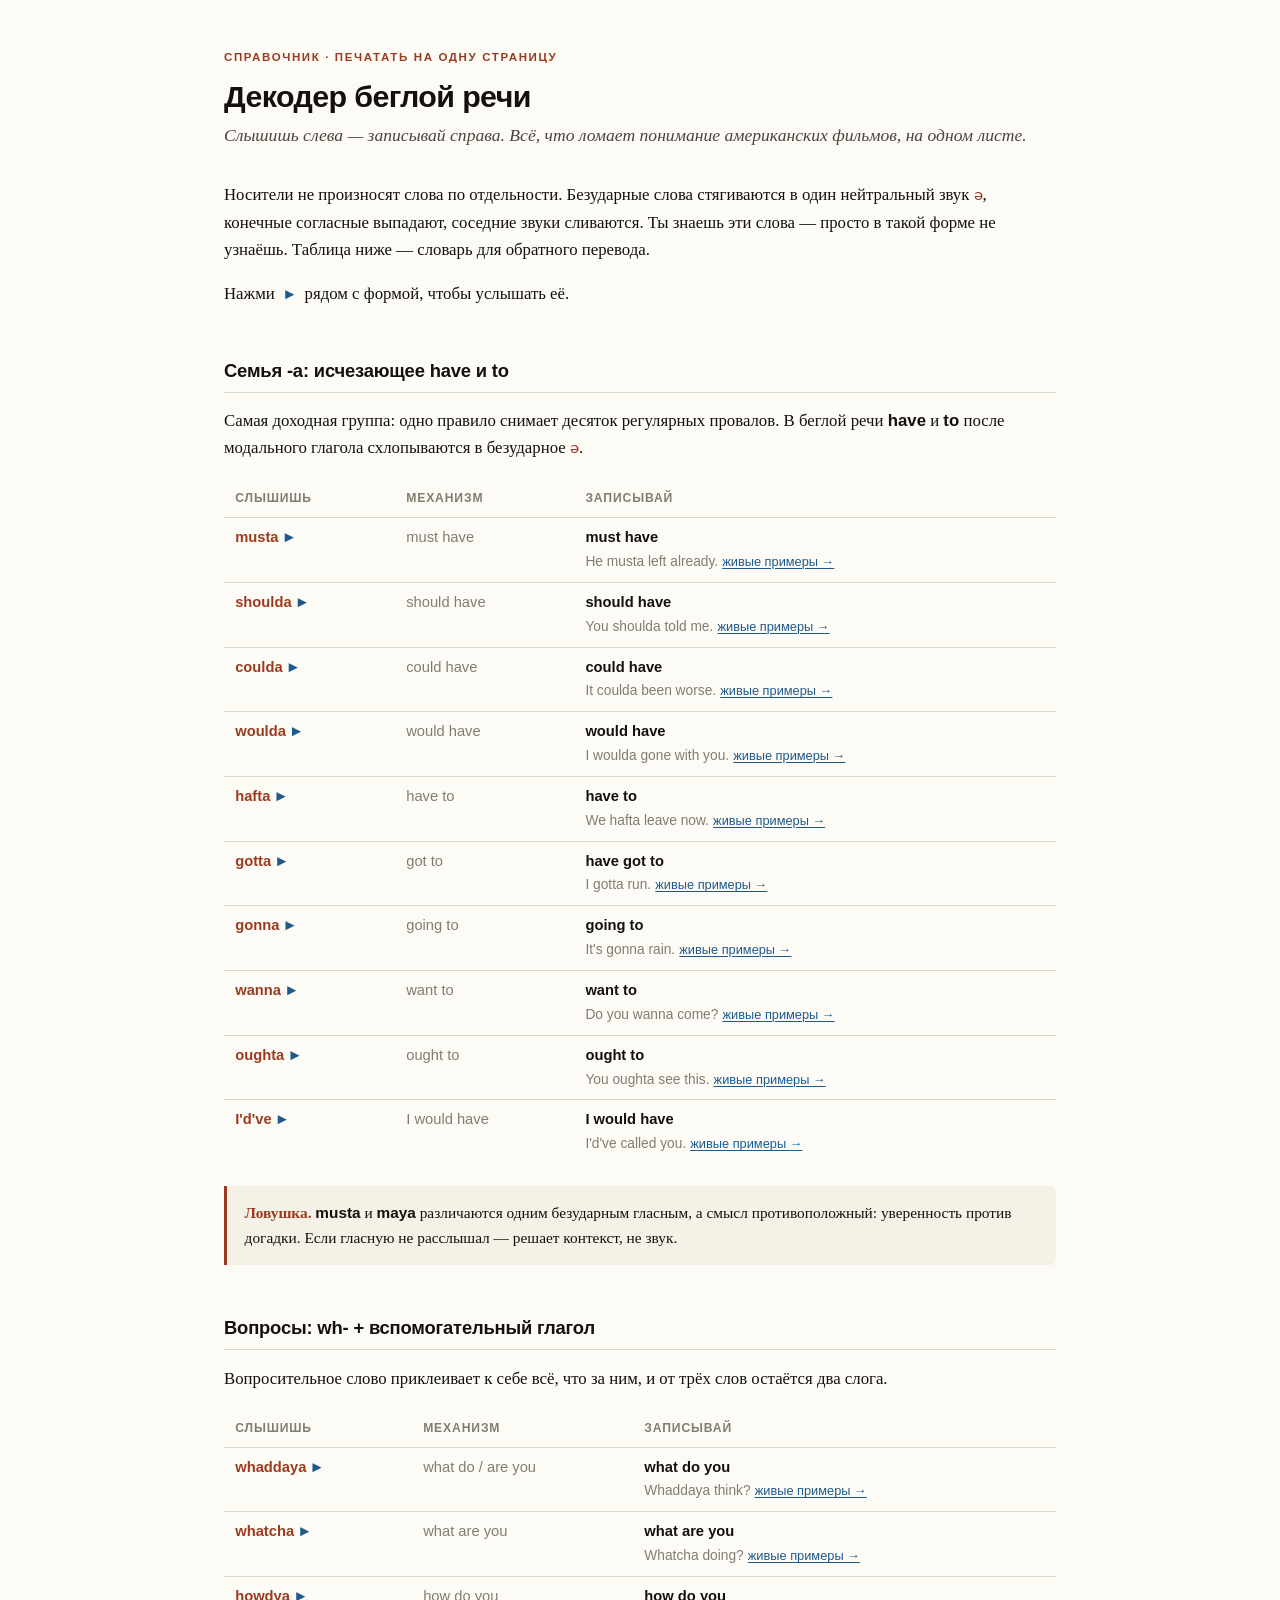
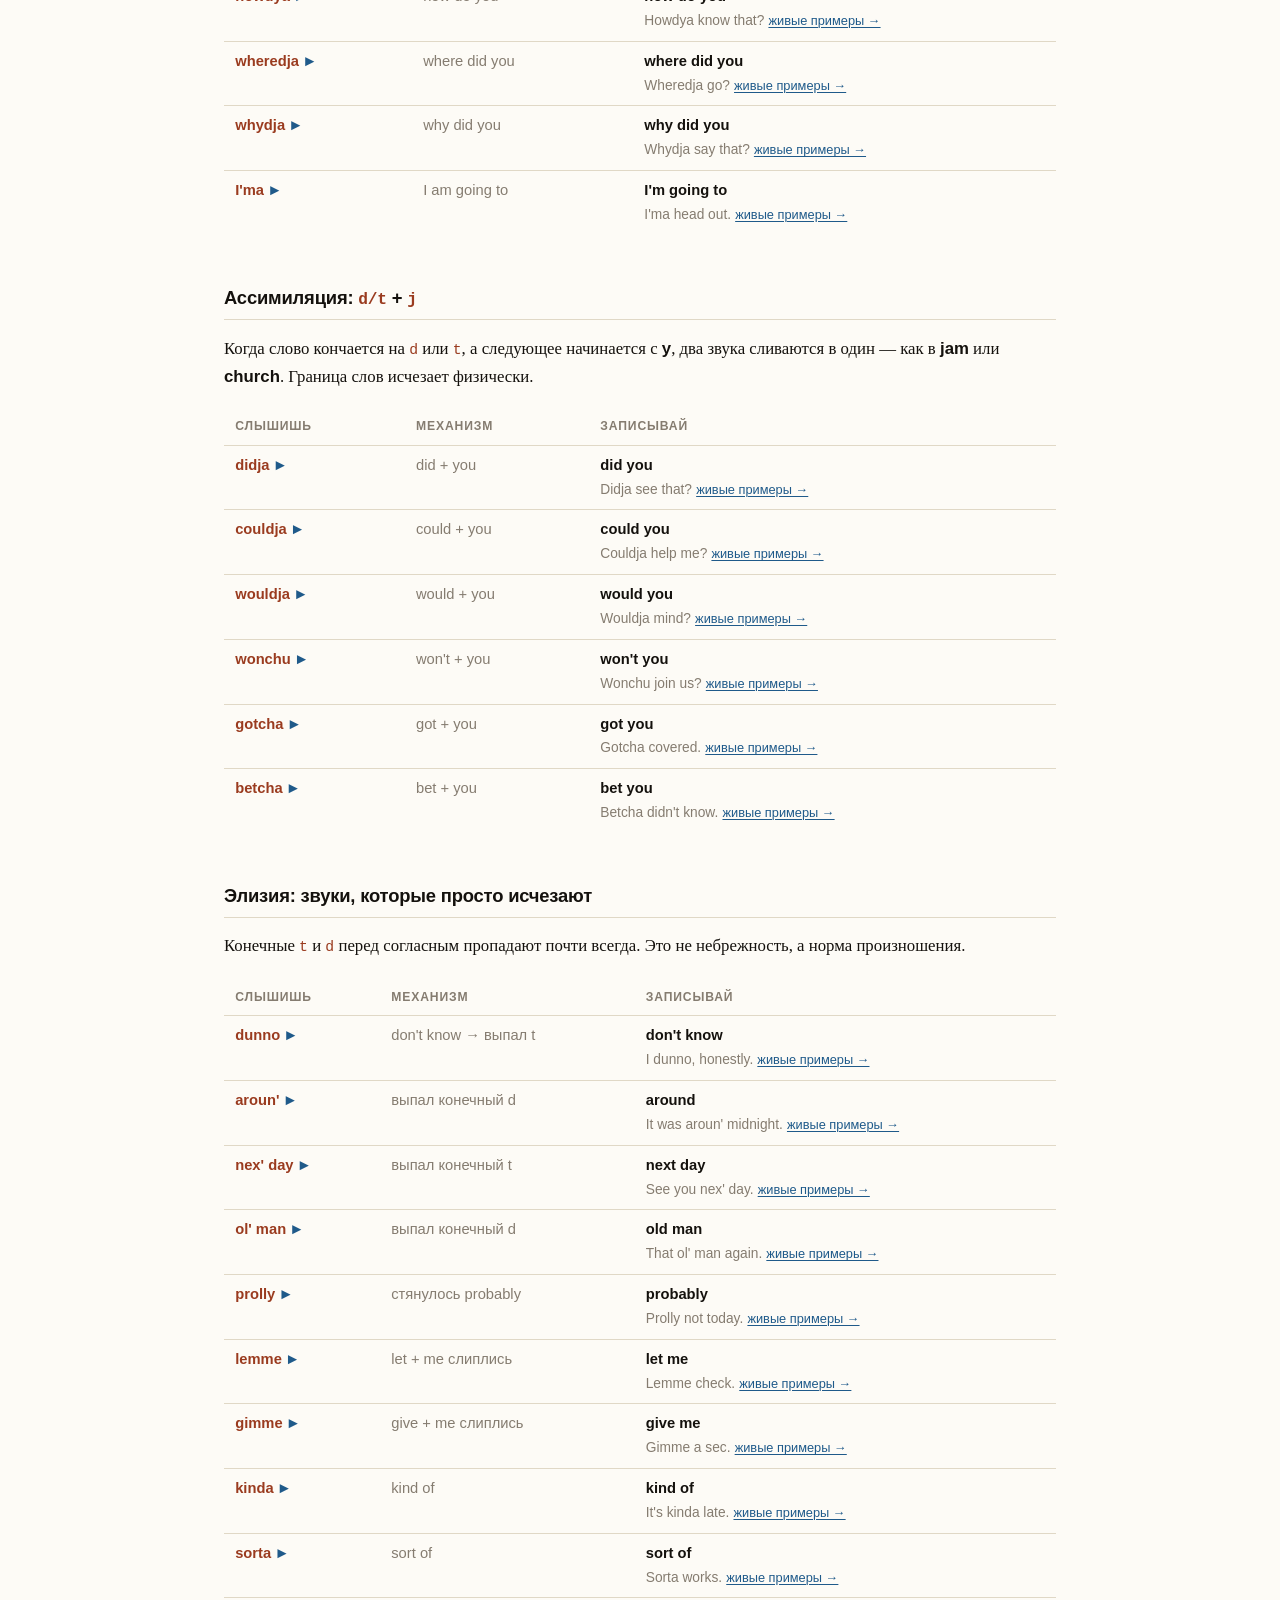
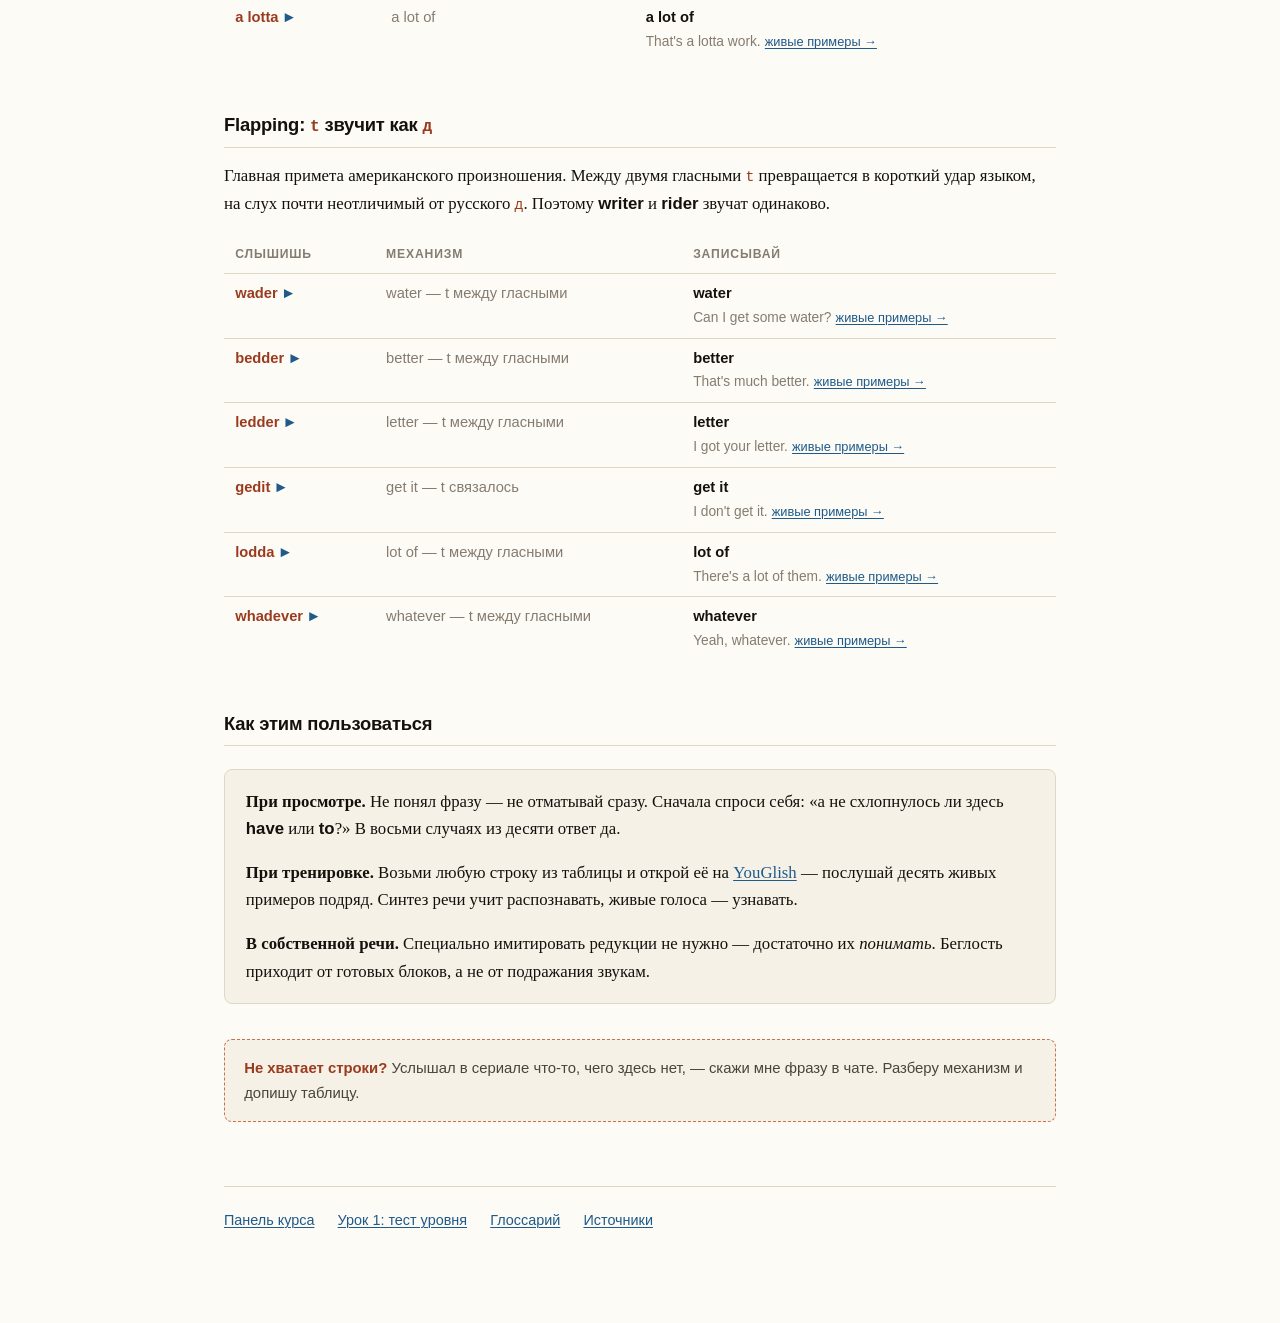
<file: reference/connected-speech-decoder.html>
<!doctype html>
<html lang="ru">
<head>
<meta charset="utf-8">
<meta name="viewport" content="width=device-width, initial-scale=1">
<title>Декодер беглой речи — шпаргалка</title>
<link rel="stylesheet" href="../assets/course.css">
<style>
  .decoder td:first-child { font-family: var(--sans); font-weight: 620; white-space: nowrap; }
  .decoder td:nth-child(2) { color: var(--ink-faint); }
  .decoder .heard { color: var(--accent); font-weight: 640; }
  .play { border: none; background: none; cursor: pointer; color: var(--focus); font-size: .95rem; padding: 0 .2rem; }
  .play:hover { color: var(--accent); }
</style>
</head>
<body>

<main class="wide">
  <p class="eyebrow">Справочник · Печатать на одну страницу</p>
  <h1>Декодер беглой речи</h1>
  <p class="subtitle">Слышишь слева — записывай справа. Всё, что ломает понимание американских фильмов, на одном листе.</p>

  <p>Носители не произносят слова по отдельности. Безударные слова стягиваются в один
  нейтральный звук <span class="ipa">ə</span>, конечные согласные выпадают, соседние звуки
  сливаются. Ты знаешь эти слова — просто в такой форме не узнаёшь. Таблица ниже —
  словарь для обратного перевода.</p>

  <p class="no-print">Нажми <span class="play">&#9658;</span> рядом с формой, чтобы услышать её.</p>

  <h2>Семья <span class="en">-a</span>: исчезающее <span class="en">have</span> и <span class="en">to</span></h2>
  <p>Самая доходная группа: одно правило снимает десяток регулярных провалов.
  В беглой речи <span class="en">have</span> и <span class="en">to</span> после модального
  глагола схлопываются в безударное <span class="ipa">ə</span>.</p>

  <div class="table-scroll"><table class="decoder">
    <thead><tr><th>Слышишь</th><th>Механизм</th><th>Записывай</th></tr></thead>
    <tbody id="t1"></tbody>
  </table></div>

  <div class="callout">
    <strong>Ловушка.</strong> <span class="en">musta</span> и <span class="en">maya</span>
    различаются одним безударным гласным, а смысл противоположный: уверенность против
    догадки. Если гласную не расслышал — решает контекст, не звук.
  </div>

  <h2>Вопросы: <span class="en">wh-</span> + вспомогательный глагол</h2>
  <p>Вопросительное слово приклеивает к себе всё, что за ним, и от трёх слов остаётся два слога.</p>

  <div class="table-scroll"><table class="decoder">
    <thead><tr><th>Слышишь</th><th>Механизм</th><th>Записывай</th></tr></thead>
    <tbody id="t2"></tbody>
  </table></div>

  <h2>Ассимиляция: <span class="ipa">d/t</span> + <span class="ipa">j</span></h2>
  <p>Когда слово кончается на <span class="ipa">d</span> или <span class="ipa">t</span>, а следующее
  начинается с <span class="en">y</span>, два звука сливаются в один — как в
  <span class="en">jam</span> или <span class="en">church</span>. Граница слов исчезает физически.</p>

  <div class="table-scroll"><table class="decoder">
    <thead><tr><th>Слышишь</th><th>Механизм</th><th>Записывай</th></tr></thead>
    <tbody id="t3"></tbody>
  </table></div>

  <h2>Элизия: звуки, которые просто исчезают</h2>
  <p>Конечные <span class="ipa">t</span> и <span class="ipa">d</span> перед согласным пропадают
  почти всегда. Это не небрежность, а норма произношения.</p>

  <div class="table-scroll"><table class="decoder">
    <thead><tr><th>Слышишь</th><th>Механизм</th><th>Записывай</th></tr></thead>
    <tbody id="t4"></tbody>
  </table></div>

  <h2>Flapping: <span class="ipa">t</span> звучит как <span class="ipa">д</span></h2>
  <p>Главная примета американского произношения. Между двумя гласными
  <span class="ipa">t</span> превращается в короткий удар языком, на слух почти неотличимый
  от русского <span class="ipa">д</span>. Поэтому <span class="en">writer</span> и
  <span class="en">rider</span> звучат одинаково.</p>

  <div class="table-scroll"><table class="decoder">
    <thead><tr><th>Слышишь</th><th>Механизм</th><th>Записывай</th></tr></thead>
    <tbody id="t5"></tbody>
  </table></div>

  <h2>Как этим пользоваться</h2>

  <div class="card">
    <p><strong>При просмотре.</strong> Не понял фразу — не отматывай сразу. Сначала спроси
    себя: «а не схлопнулось ли здесь <span class="en">have</span> или <span class="en">to</span>?»
    В восьми случаях из десяти ответ да.</p>
    <p><strong>При тренировке.</strong> Возьми любую строку из таблицы и открой её на
    <a href="https://youglish.com/" target="_blank" rel="noopener">YouGlish</a> — послушай
    десять живых примеров подряд. Синтез речи учит распознавать, живые голоса — узнавать.</p>
    <p><strong>В собственной речи.</strong> Специально имитировать редукции не нужно —
    достаточно их <em>понимать</em>. Беглость приходит от готовых блоков, а не от подражания звукам.</p>
  </div>

  <div class="ask-teacher">
    <strong>Не хватает строки?</strong> Услышал в сериале что-то, чего здесь нет, — скажи мне
    фразу в чате. Разберу механизм и допишу таблицу.
  </div>

  <nav class="lesson-nav">
    <a href="../app/index.html">Панель курса</a>
    <a href="../lessons/0001-placement-test.html">Урок 1: тест уровня</a>
    <a href="../GLOSSARY.md">Глоссарий</a>
    <a href="../RESOURCES.md">Источники</a>
  </nav>
</main>

<script src="../assets/engine.js"></script>
<script>
(function () {
  'use strict';

  var DATA = {
    t1: [
      ["musta",   "must have",   "must have",   "He musta left already."],
      ["shoulda", "should have", "should have", "You shoulda told me."],
      ["coulda",  "could have",  "could have",  "It coulda been worse."],
      ["woulda",  "would have",  "would have",  "I woulda gone with you."],
      ["hafta",   "have to",     "have to",     "We hafta leave now."],
      ["gotta",   "got to",      "have got to", "I gotta run."],
      ["gonna",   "going to",    "going to",    "It's gonna rain."],
      ["wanna",   "want to",     "want to",     "Do you wanna come?"],
      ["oughta",  "ought to",    "ought to",    "You oughta see this."],
      ["I'd've",  "I would have","I would have","I'd've called you."]
    ],
    t2: [
      ["whaddaya",  "what do / are you", "what do you", "Whaddaya think?"],
      ["whatcha",   "what are you",      "what are you","Whatcha doing?"],
      ["howdya",    "how do you",        "how do you",  "Howdya know that?"],
      ["wheredja",  "where did you",     "where did you","Wheredja go?"],
      ["whydja",    "why did you",       "why did you", "Whydja say that?"],
      ["I'ma",      "I am going to",     "I'm going to","I'ma head out."]
    ],
    t3: [
      ["didja",  "did + you",   "did you",   "Didja see that?"],
      ["couldja","could + you", "could you", "Couldja help me?"],
      ["wouldja","would + you", "would you", "Wouldja mind?"],
      ["wonchu", "won't + you", "won't you", "Wonchu join us?"],
      ["gotcha", "got + you",   "got you",   "Gotcha covered."],
      ["betcha", "bet + you",   "bet you",   "Betcha didn't know."]
    ],
    t4: [
      ["dunno",     "don't know → выпал t",   "don't know",  "I dunno, honestly."],
      ["aroun'",    "выпал конечный d",       "around",      "It was aroun' midnight."],
      ["nex' day",  "выпал конечный t",       "next day",    "See you nex' day."],
      ["ol' man",   "выпал конечный d",       "old man",     "That ol' man again."],
      ["prolly",    "стянулось probably",     "probably",    "Prolly not today."],
      ["lemme",     "let + me слиплись",      "let me",      "Lemme check."],
      ["gimme",     "give + me слиплись",     "give me",     "Gimme a sec."],
      ["kinda",     "kind of",                "kind of",     "It's kinda late."],
      ["sorta",     "sort of",                "sort of",     "Sorta works."],
      ["a lotta",   "a lot of",               "a lot of",    "That's a lotta work."]
    ],
    t5: [
      ["wader",   "water — t между гласными",  "water",     "Can I get some water?"],
      ["bedder",  "better — t между гласными", "better",     "That's much better."],
      ["ledder",  "letter — t между гласными", "letter",     "I got your letter."],
      ["gedit",   "get it — t связалось",      "get it",     "I don't get it."],
      ["lodda",   "lot of — t между гласными", "lot of",     "There's a lot of them."],
      ["whadever","whatever — t между гласными","whatever",  "Yeah, whatever."]
    ]
  };

  Object.keys(DATA).forEach(function (id) {
    var tb = document.getElementById(id);
    if (!tb) return;
    DATA[id].forEach(function (r) {
      var heard = r[0], mech = r[1], write = r[2], ex = r[3];
      var tr = document.createElement('tr');

      var td1 = document.createElement('td');
      td1.innerHTML = '<span class="heard">' + EN.esc(heard) + '</span>';
      var btn = document.createElement('button');
      btn.className = 'play no-print';
      btn.type = 'button';
      btn.innerHTML = '&#9658;';
      btn.title = 'Прослушать';
      btn.addEventListener('click', function () { EN.tts.speak(ex, { rate: 1 }); });
      td1.appendChild(btn);

      var td2 = document.createElement('td');
      td2.textContent = mech;

      var td3 = document.createElement('td');
      td3.innerHTML = '<b>' + EN.esc(write) + '</b><br>' +
        '<span style="font-size:.86rem;color:var(--ink-faint)">' + EN.esc(ex) + '</span> ' +
        '<a class="no-print" style="font-size:.8rem" target="_blank" rel="noopener" href="' +
        EN.youglish(write) + '">живые примеры &rarr;</a>';

      tr.appendChild(td1); tr.appendChild(td2); tr.appendChild(td3);
      tb.appendChild(tr);
    });
  });
})();
</script>
</body>
</html>
</file>
<file: assets/course.css>
/* ===========================================================================
   course.css — общий стиль курса.
   Каждый урок подключает этот файл. Правь здесь — меняется весь курс.
   =========================================================================== */

:root {
  --ink:        #14110d;
  --ink-soft:   #4a443c;
  --ink-faint:  #857c70;
  --paper:      #fdfbf6;
  --paper-warm: #f5f1e6;
  --rule:       #e0d8c6;
  --accent:     #9a3b1f;   /* охра — заголовки, акценты */
  --accent-dim: #c9704f;
  --good:       #2f6b3f;
  --good-bg:    #e8f2e6;
  --bad:        #9c2b2b;
  --bad-bg:     #f7e6e4;
  --focus:      #1f5a8a;
  --focus-bg:   #e6eef5;

  --serif: "Iowan Old Style", "Palatino Linotype", Palatino, "Book Antiqua",
           Georgia, "Times New Roman", serif;
  --sans:  "Inter", -apple-system, BlinkMacSystemFont, "Segoe UI", Roboto,
           "Helvetica Neue", Arial, sans-serif;
  --mono:  "SF Mono", "JetBrains Mono", Menlo, Consolas, monospace;

  --measure: 34rem;
}

@media (prefers-color-scheme: dark) {
  :root:not([data-theme="light"]) {
    --ink:        #eae4d8;
    --ink-soft:   #b6ad9d;
    --ink-faint:  #82796b;
    --paper:      #16150f;
    --paper-warm: #201e17;
    --rule:       #38342a;
    --accent:     #e08a63;
    --accent-dim: #c07a55;
    --good:       #7fc48d;
    --good-bg:    #1d2a1f;
    --bad:        #e58b83;
    --bad-bg:     #2c1c1a;
    --focus:      #8ab6d9;
    --focus-bg:   #16232c;
  }
}

* { box-sizing: border-box; }

body {
  margin: 0;
  padding: 3rem 1.5rem 6rem;
  background: var(--paper);
  color: var(--ink);
  font-family: var(--serif);
  font-size: 1.05rem;
  line-height: 1.62;
  -webkit-font-smoothing: antialiased;
}

main, .wrap { max-width: var(--measure); margin: 0 auto; }
.wide { max-width: 52rem; margin: 0 auto; }

/* --- Типографика ---------------------------------------------------------- */

h1, h2, h3, .eyebrow, .btn, .tag, table, .ui { font-family: var(--sans); }

h1 {
  font-size: 1.9rem;
  line-height: 1.2;
  font-weight: 640;
  letter-spacing: -0.02em;
  margin: 0 0 0.4rem;
}

h2 {
  font-size: 1.15rem;
  font-weight: 640;
  letter-spacing: -0.01em;
  margin: 3rem 0 0.9rem;
  padding-bottom: 0.4rem;
  border-bottom: 1px solid var(--rule);
}

h3 { font-size: 1rem; font-weight: 620; margin: 1.8rem 0 0.5rem; }

.eyebrow {
  font-size: 0.72rem;
  font-weight: 620;
  letter-spacing: 0.14em;
  text-transform: uppercase;
  color: var(--accent);
  margin: 0 0 0.7rem;
}

.subtitle {
  font-size: 1.1rem;
  color: var(--ink-soft);
  font-style: italic;
  margin: 0 0 2rem;
}

p { margin: 0 0 1.05rem; }
a { color: var(--focus); text-decoration-thickness: 1px; text-underline-offset: 2px; }

em.en, .en {
  font-style: normal;
  font-family: var(--sans);
  font-weight: 560;
}

code, .ipa, kbd {
  font-family: var(--mono);
  font-size: 0.88em;
  background: var(--paper-warm);
  padding: 0.1em 0.36em;
  border-radius: 3px;
}

.ipa { color: var(--accent); background: none; padding: 0; }

blockquote {
  margin: 1.5rem 0;
  padding: 0.2rem 0 0.2rem 1.1rem;
  border-left: 2px solid var(--accent-dim);
  color: var(--ink-soft);
  font-style: italic;
}

/* Сноска на полях — в духе Tufte. На узком экране становится обычным блоком. */
.aside {
  font-size: 0.86rem;
  line-height: 1.5;
  color: var(--ink-faint);
  border-left: 2px solid var(--rule);
  padding-left: 0.9rem;
  margin: 1.4rem 0;
}

@media (min-width: 1180px) {
  .aside {
    position: absolute;
    left: calc(50% + var(--measure) / 2 + 2.2rem);
    width: 15rem;
    margin-top: -0.4rem;
    border-left: none;
    padding-left: 0;
  }
  .aside::before {
    content: "";
    display: block;
    width: 1.6rem;
    border-top: 1px solid var(--rule);
    margin-bottom: 0.6rem;
  }
}

/* --- Блоки ---------------------------------------------------------------- */

.card {
  background: var(--paper-warm);
  border: 1px solid var(--rule);
  border-radius: 8px;
  padding: 1.15rem 1.3rem;
  margin: 1.4rem 0;
}

.card > :first-child { margin-top: 0; }
.card > :last-child  { margin-bottom: 0; }

.callout {
  border-left: 3px solid var(--accent);
  background: var(--paper-warm);
  padding: 0.9rem 1.1rem;
  border-radius: 0 6px 6px 0;
  margin: 1.4rem 0;
  font-size: 0.96rem;
}

.callout strong { color: var(--accent); }

/* --- Кнопки и элементы управления ----------------------------------------- */

.btn {
  display: inline-flex;
  align-items: center;
  gap: 0.45rem;
  font-size: 0.9rem;
  font-weight: 560;
  padding: 0.5rem 0.95rem;
  border: 1px solid var(--rule);
  border-radius: 6px;
  background: var(--paper);
  color: var(--ink);
  cursor: pointer;
  transition: background 0.12s, border-color 0.12s, transform 0.06s;
  font-family: var(--sans);
}

.btn:hover:not(:disabled) { background: var(--paper-warm); border-color: var(--accent-dim); }
.btn:active:not(:disabled) { transform: translateY(1px); }
.btn:disabled { opacity: 0.42; cursor: not-allowed; }

.btn.primary {
  background: var(--accent);
  border-color: var(--accent);
  color: #fff;
}
.btn.primary:hover:not(:disabled) { background: var(--accent-dim); border-color: var(--accent-dim); }

.btn.big { font-size: 1rem; padding: 0.7rem 1.4rem; }

.btn-row { display: flex; flex-wrap: wrap; gap: 0.55rem; align-items: center; margin: 1rem 0; }

input[type="text"], textarea, select {
  font-family: var(--sans);
  font-size: 1rem;
  width: 100%;
  padding: 0.65rem 0.8rem;
  border: 1px solid var(--rule);
  border-radius: 6px;
  background: var(--paper);
  color: var(--ink);
}

input[type="text"]:focus, textarea:focus {
  outline: 2px solid var(--focus);
  outline-offset: 1px;
  border-color: transparent;
}

textarea { min-height: 6rem; resize: vertical; line-height: 1.5; }

/* --- Варианты ответа ------------------------------------------------------ */

.choices { display: grid; gap: 0.5rem; margin: 1rem 0; }

.choice {
  display: block;
  width: 100%;
  text-align: left;
  font-family: var(--sans);
  font-size: 0.97rem;
  padding: 0.7rem 0.9rem;
  border: 1px solid var(--rule);
  border-radius: 6px;
  background: var(--paper);
  color: var(--ink);
  cursor: pointer;
  transition: background 0.12s, border-color 0.12s;
}

.choice:hover:not(:disabled) { border-color: var(--accent-dim); background: var(--paper-warm); }
.choice:disabled { cursor: default; }
.choice.correct  { background: var(--good-bg); border-color: var(--good); color: var(--good); font-weight: 560; }
.choice.wrong    { background: var(--bad-bg);  border-color: var(--bad);  color: var(--bad); }

/* --- Обратная связь ------------------------------------------------------- */

.feedback {
  margin: 0.9rem 0 0;
  padding: 0.8rem 1rem;
  border-radius: 6px;
  font-size: 0.93rem;
  font-family: var(--sans);
  line-height: 1.55;
}
.feedback.ok   { background: var(--good-bg); color: var(--good); border: 1px solid var(--good); }
.feedback.no   { background: var(--bad-bg);  color: var(--bad);  border: 1px solid var(--bad); }
.feedback.info { background: var(--focus-bg); color: var(--focus); border: 1px solid var(--focus); }
.feedback b { font-weight: 640; }

/* Слово в разборе диктанта */
.w      { padding: 0 0.12em; border-radius: 2px; }
.w.hit  { color: var(--good); }
.w.miss { background: var(--bad-bg); color: var(--bad); text-decoration: line-through; }
.w.add  { background: var(--focus-bg); color: var(--focus); font-style: italic; }

/* --- Прогресс ------------------------------------------------------------- */

.progress {
  height: 5px;
  background: var(--rule);
  border-radius: 3px;
  overflow: hidden;
  margin: 0.6rem 0 1.8rem;
}
.progress > i { display: block; height: 100%; background: var(--accent); transition: width 0.3s; }

.tag {
  display: inline-block;
  font-size: 0.7rem;
  font-weight: 620;
  letter-spacing: 0.06em;
  text-transform: uppercase;
  padding: 0.18rem 0.45rem;
  border-radius: 3px;
  background: var(--paper-warm);
  border: 1px solid var(--rule);
  color: var(--ink-faint);
}
.tag.lvl { color: var(--accent); border-color: var(--accent-dim); }

/* --- Таблицы -------------------------------------------------------------- */

.table-scroll { overflow-x: auto; margin: 1.2rem 0; }

table { border-collapse: collapse; width: 100%; font-size: 0.92rem; }
th, td { text-align: left; padding: 0.5rem 0.7rem; border-bottom: 1px solid var(--rule); vertical-align: top; }
th { font-weight: 620; font-size: 0.76rem; letter-spacing: 0.07em; text-transform: uppercase; color: var(--ink-faint); }
tbody tr:last-child td { border-bottom: none; }

/* --- Подвал урока --------------------------------------------------------- */

.lesson-nav {
  margin-top: 4rem;
  padding-top: 1.4rem;
  border-top: 1px solid var(--rule);
  font-size: 0.9rem;
  font-family: var(--sans);
  color: var(--ink-faint);
}
.lesson-nav a { display: inline-block; margin-right: 1.2rem; }

.ask-teacher {
  margin-top: 2.2rem;
  padding: 1rem 1.2rem;
  border: 1px dashed var(--accent-dim);
  border-radius: 8px;
  font-size: 0.93rem;
  font-family: var(--sans);
  color: var(--ink-soft);
  background: var(--paper-warm);
}
.ask-teacher strong { color: var(--accent); }

/* --- Печать --------------------------------------------------------------- */

@media print {
  :root { --paper: #fff; --paper-warm: #fff; --ink: #000; }
  body { padding: 0; font-size: 11pt; }
  .btn, .btn-row, .no-print, .progress { display: none !important; }
  .aside { position: static; width: auto; }
  a { color: #000; }
  a[href^="http"]::after { content: " (" attr(href) ")"; font-size: 8pt; color: #555; }
  h2 { page-break-after: avoid; }
  .card, .callout { page-break-inside: avoid; }
}
</file>
